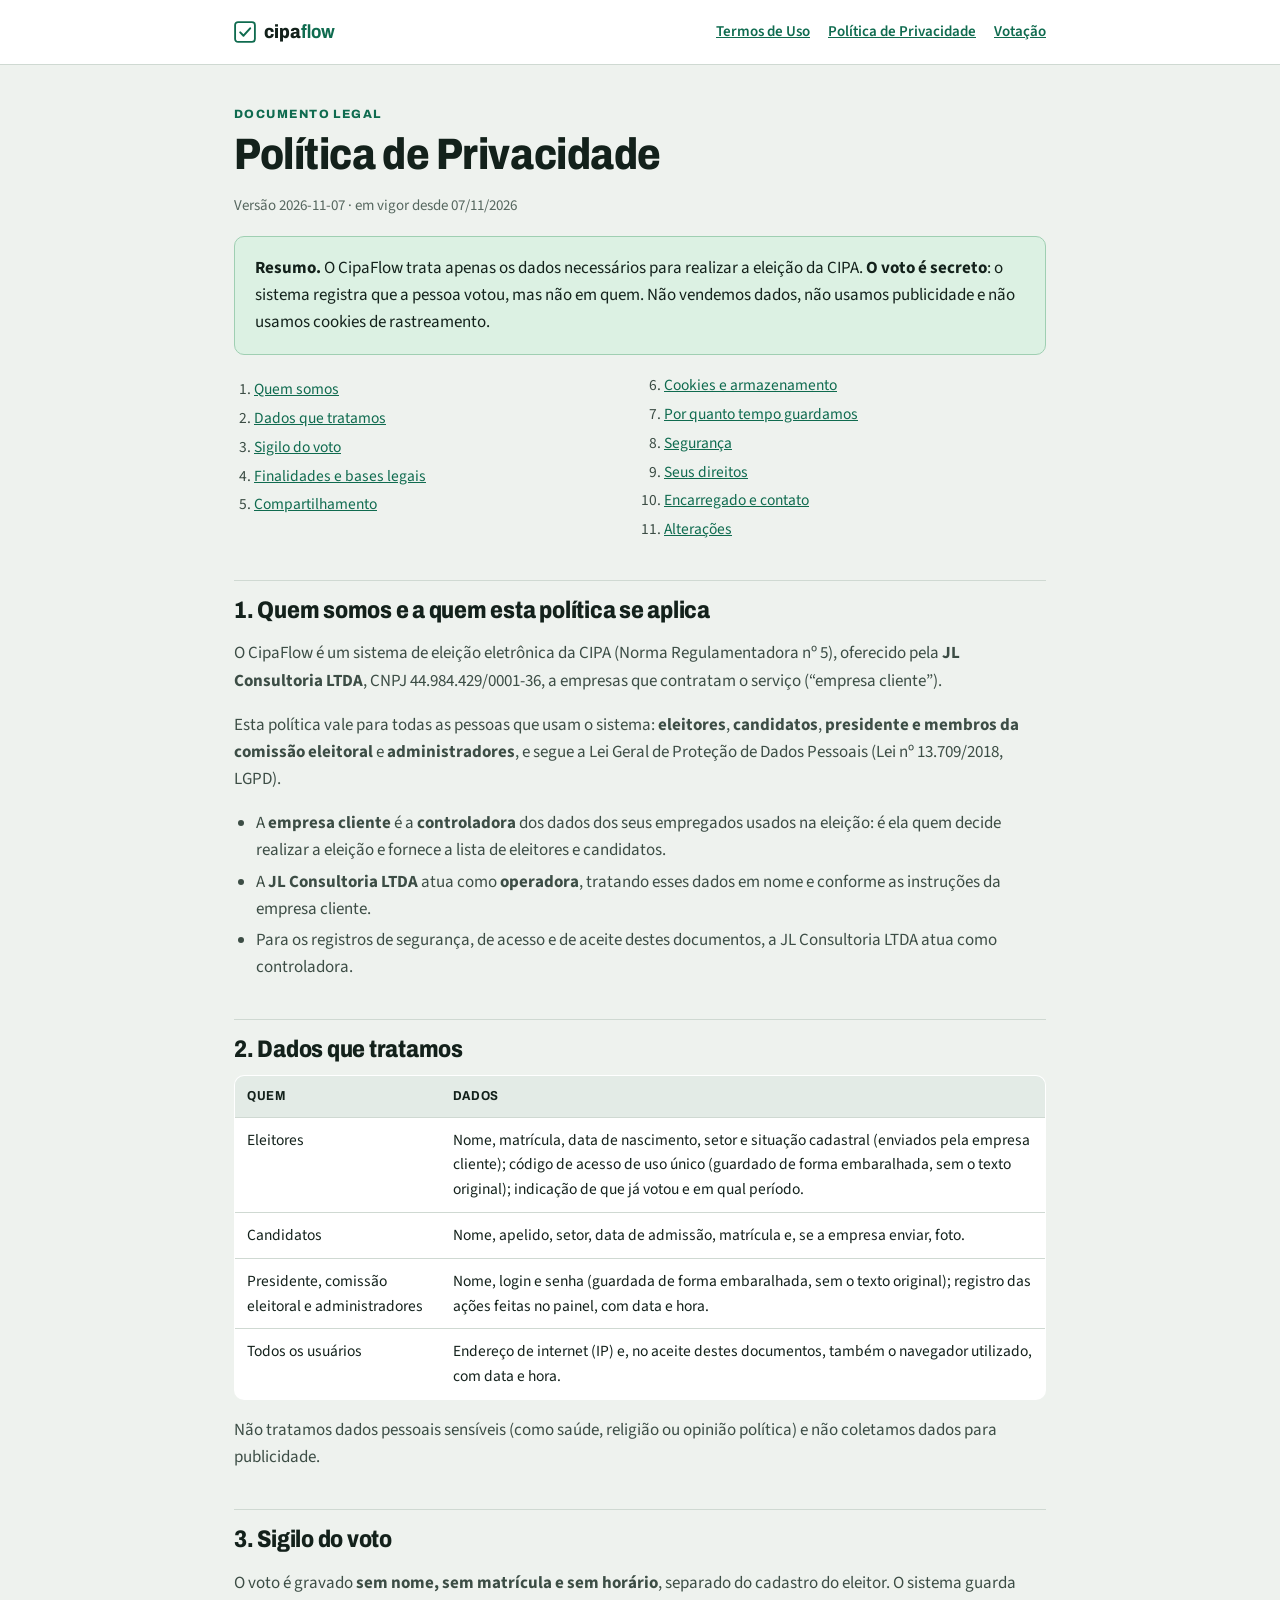
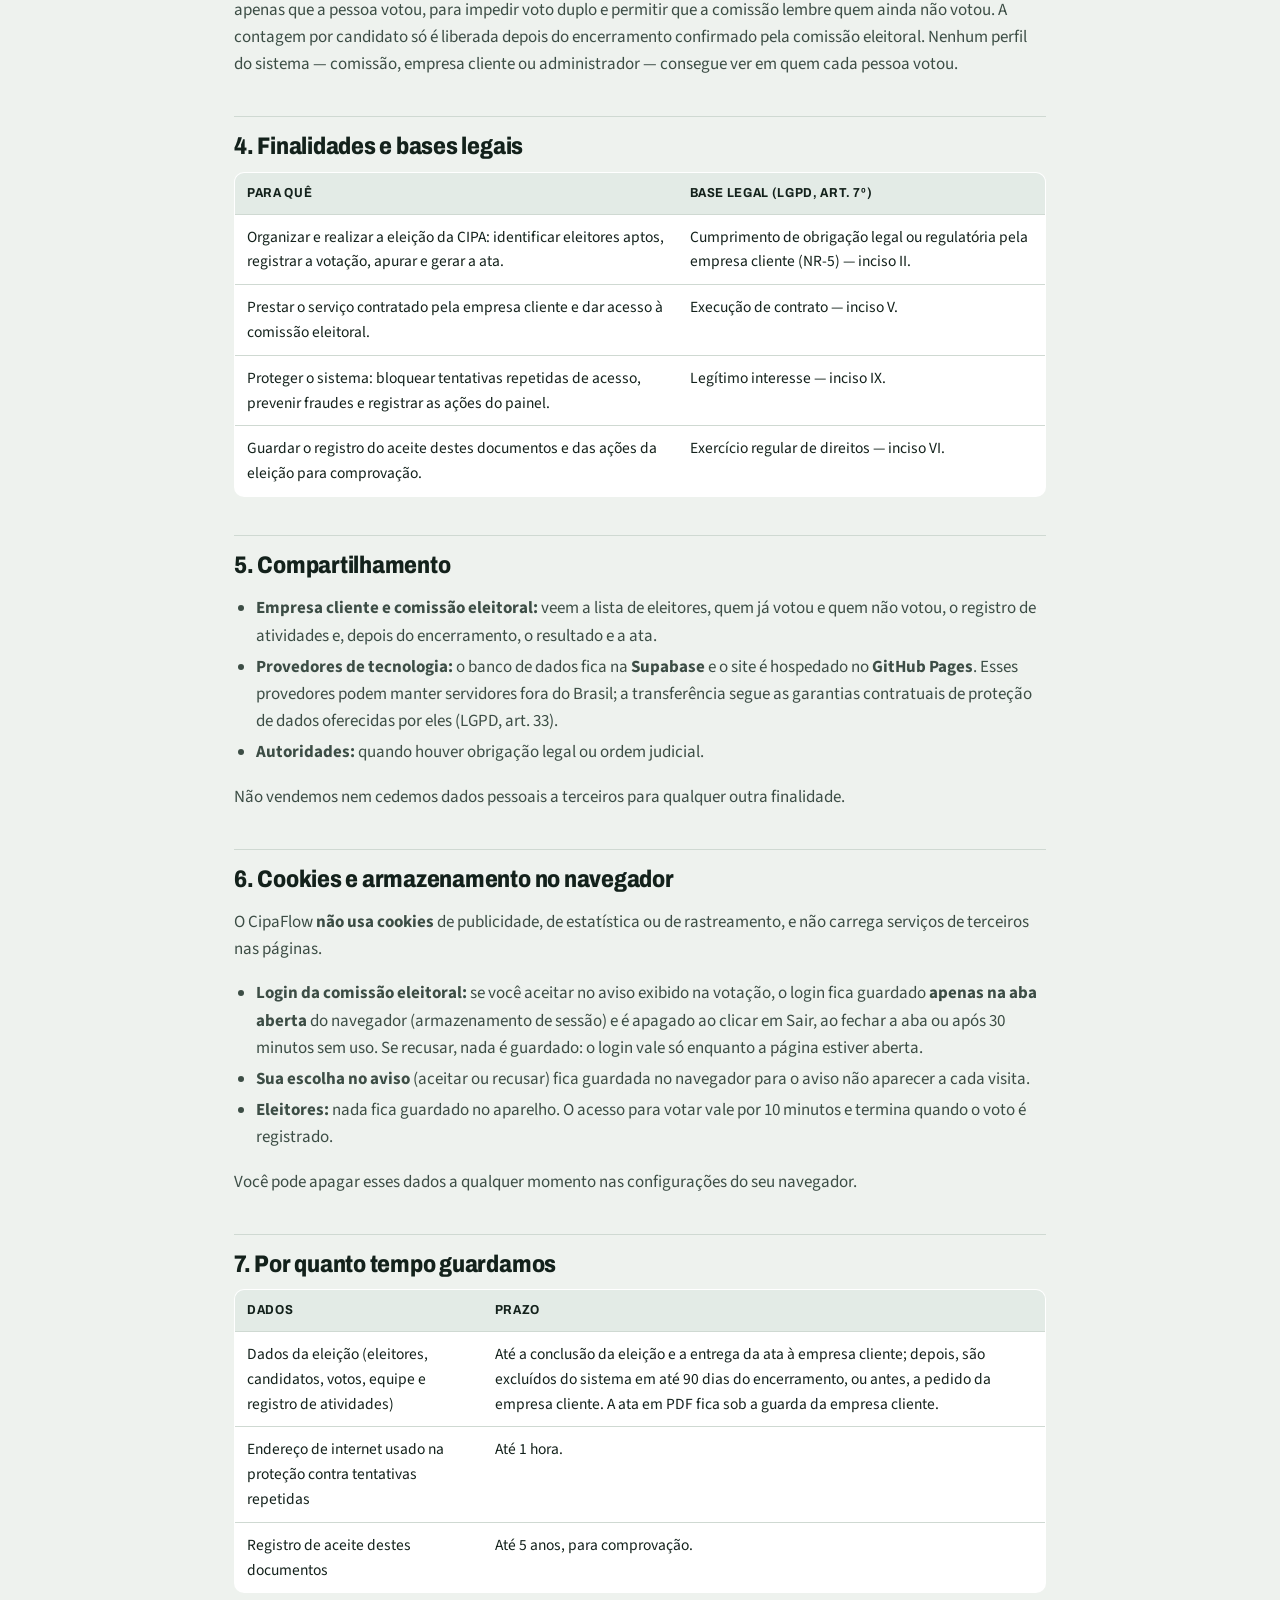
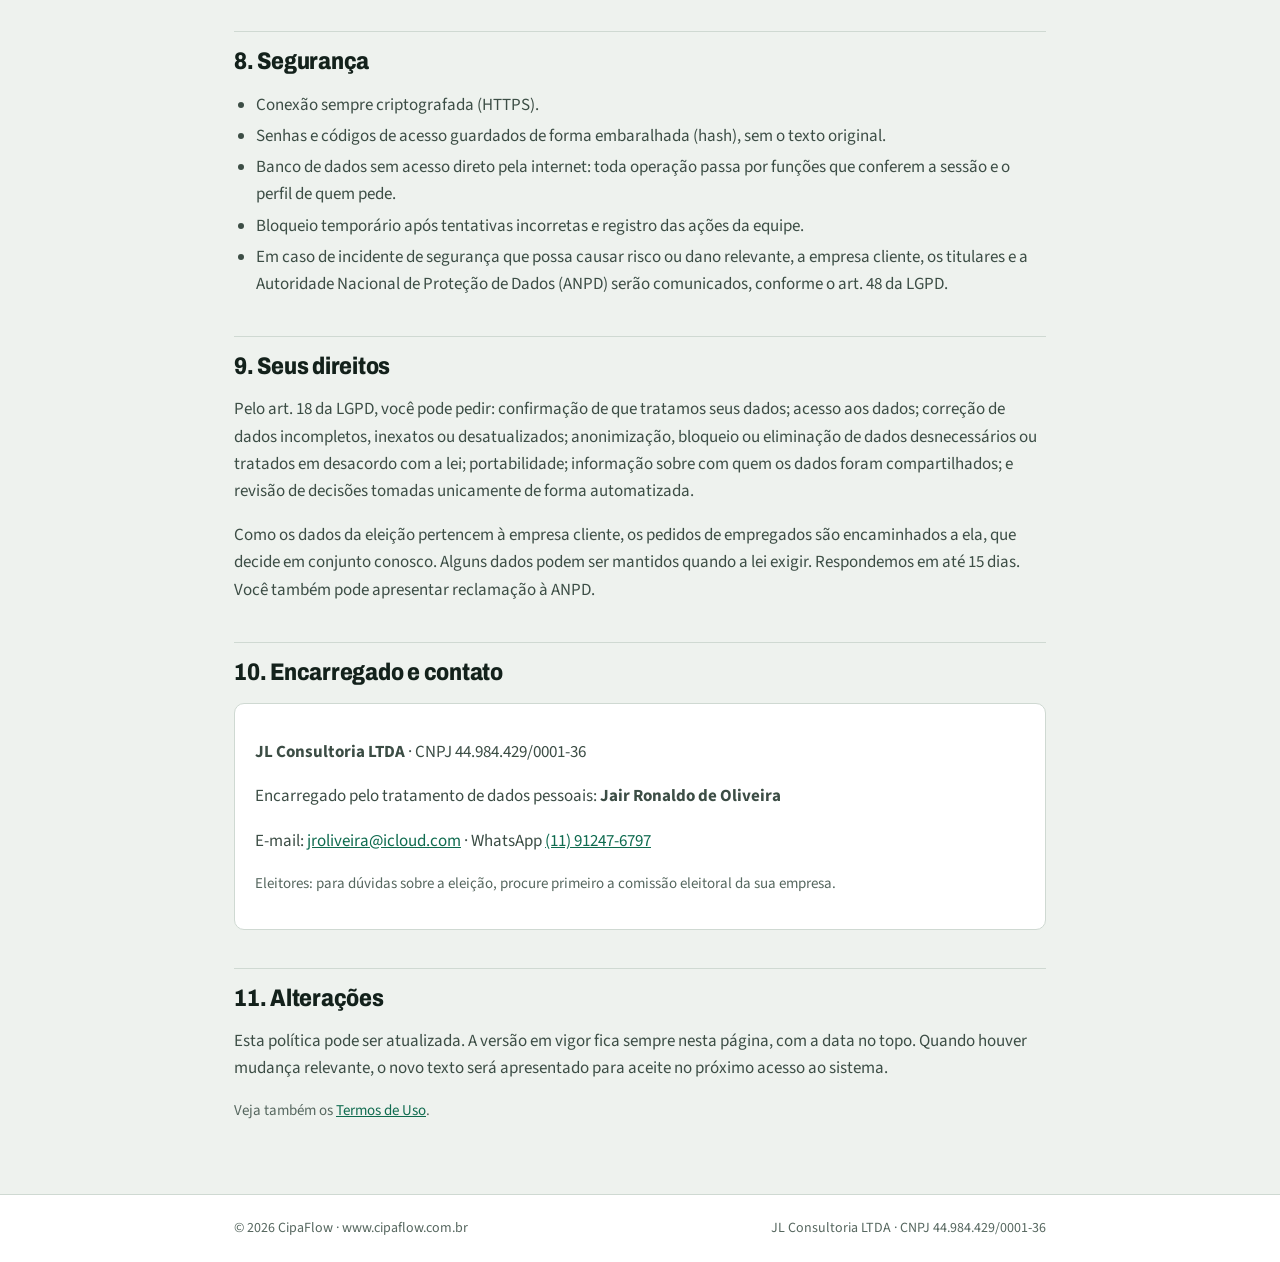
<file: privacidade/index.html>
<!doctype html>
<html lang="pt-BR">
<head>
<meta charset="utf-8">
<meta name="viewport" content="width=device-width, initial-scale=1">
<title>Política de Privacidade · CipaFlow</title>
<meta name="description" content="Como o CipaFlow trata dados pessoais na eleição da CIPA, conforme a LGPD.">
<link rel="canonical" href="https://www.cipaflow.com.br/privacidade/">
<meta name="theme-color" content="#0f6b4f">
<link rel="icon" href="data:image/svg+xml,%3Csvg xmlns='http://www.w3.org/2000/svg' viewBox='0 0 30 30'%3E%3Crect x='1.5' y='1.5' width='27' height='27' rx='5' fill='%23ffffff' stroke='%230f6b4f' stroke-width='2.5'/%3E%3Cpath d='M8.5 15.5l4.5 4.5 9-10' fill='none' stroke='%230f6b4f' stroke-width='2.8' stroke-linecap='round' stroke-linejoin='round'/%3E%3C/svg%3E">
<meta http-equiv="Content-Security-Policy" content="default-src 'self'; style-src 'self' 'unsafe-inline'; font-src 'self'; img-src 'self' data:; script-src 'none'; object-src 'none'; base-uri 'self'; form-action 'self'">
<link rel="stylesheet" href="/assets/fontes.css">
<style>
:root{--bg:#eef2ee;--white:#fff;--ink:#13211b;--text:#3c4d45;--muted:#56675f;--line:#cfd9d2;--brand:#0f6b4f;--brand-dark:#0a4a37;--ok-bg:#dcf1e3;
--f-display:'Archivo','Arial Narrow',sans-serif;--f-body:'Source Sans 3','Segoe UI',sans-serif}
*{box-sizing:border-box}
body{margin:0;background:var(--bg);color:var(--ink);font-family:var(--f-body);font-size:17px;line-height:1.6;-webkit-font-smoothing:antialiased}
a{color:var(--brand)}a:hover{color:var(--brand-dark)}
.top{background:var(--white);border-bottom:1px solid var(--line)}
.top .in,.doc,.foot .in{max-width:860px;margin:0 auto;padding:0 24px}
.top .in{display:flex;align-items:center;justify-content:space-between;gap:16px;min-height:64px;flex-wrap:wrap}
.logo{display:flex;align-items:center;gap:8px;text-decoration:none;color:var(--ink);font-family:var(--f-display);font-stretch:88%;font-weight:800;font-size:19px}
.logo b{color:var(--brand)}
.top nav{display:flex;gap:18px;font-weight:600;font-size:15px}
.doc{padding-top:40px;padding-bottom:56px}
.eyebrow{font-family:var(--f-display);font-weight:800;font-size:12px;letter-spacing:.12em;text-transform:uppercase;color:var(--brand)}
h1,h2,h3{font-family:var(--f-display);font-stretch:85%;font-weight:800;letter-spacing:-.01em;line-height:1.1}
h1{font-size:clamp(32px,5vw,44px);margin:6px 0 10px}
h2{font-size:24px;margin:38px 0 10px;padding-top:16px;border-top:1px solid var(--line)}
h3{font-size:18px;margin:20px 0 6px}
p,li{color:var(--text)}
.meta{color:var(--muted);font-size:15px}
.box{background:var(--white);border:1px solid var(--line);border-radius:10px;padding:18px 20px;margin:18px 0}
.box.ok{background:var(--ok-bg);border-color:#9fcfb2}
table{width:100%;border-collapse:collapse;background:var(--white);border:1px solid var(--line);border-radius:10px;overflow:hidden;font-size:15.5px;margin:12px 0}
th,td{text-align:left;vertical-align:top;padding:10px 12px;border-bottom:1px solid var(--line)}
th{font-family:var(--f-display);font-stretch:88%;font-size:13px;text-transform:uppercase;letter-spacing:.05em;background:#e3ebe6}
tr:last-child td{border-bottom:0}
ul,ol{padding-left:22px}
li{margin:4px 0}
.toc{columns:2;column-gap:28px;font-size:15.5px;margin:8px 0 0;padding-left:20px}
.foot{border-top:1px solid var(--line);background:var(--white);padding:22px 0;color:var(--muted);font-size:14px}
.foot .in{display:flex;flex-wrap:wrap;gap:6px 22px;justify-content:space-between}
@media (max-width:640px){.toc{columns:1}table,thead,tbody,tr,th,td{display:block}thead{display:none}td{border-bottom:0;padding:6px 12px}tr{border-bottom:1px solid var(--line);padding:6px 0}td:first-child{font-weight:700;color:var(--ink)}}
</style>
</head>
<body>
<header class="top"><div class="in">
  <a class="logo" href="/" aria-label="CipaFlow, página inicial"><svg width="22" height="22" viewBox="0 0 30 30" aria-hidden="true"><rect x="1.5" y="1.5" width="27" height="27" rx="4" fill="none" stroke="#0f6b4f" stroke-width="2.5"/><path d="M8.5 15.5l4.5 4.5 9-10" fill="none" stroke="#0f6b4f" stroke-width="2.8" stroke-linecap="round" stroke-linejoin="round"/></svg><span>cipa<b>flow</b></span></a>
  <nav aria-label="Documentos legais"><a href="/termos/">Termos de Uso</a><a href="/privacidade/">Política de Privacidade</a><a href="/votar/">Votação</a></nav>
</div></header>
<main class="doc">
<div class="eyebrow">Documento legal</div>
<h1>Política de Privacidade</h1>
<p class="meta">Versão 2026-11-07 · em vigor desde 07/11/2026</p>
<div class="box ok"><b>Resumo.</b> O CipaFlow trata apenas os dados necessários para realizar a eleição da CIPA. <b>O voto é secreto</b>: o sistema registra que a pessoa votou, mas não em quem. Não vendemos dados, não usamos publicidade e não usamos cookies de rastreamento.</div>
<ol class="toc">
<li><a href="#quem">Quem somos</a></li><li><a href="#dados">Dados que tratamos</a></li><li><a href="#voto">Sigilo do voto</a></li><li><a href="#finalidades">Finalidades e bases legais</a></li>
<li><a href="#compartilhamento">Compartilhamento</a></li><li><a href="#cookies">Cookies e armazenamento</a></li><li><a href="#retencao">Por quanto tempo guardamos</a></li><li><a href="#seguranca">Segurança</a></li>
<li><a href="#direitos">Seus direitos</a></li><li><a href="#contato">Encarregado e contato</a></li><li><a href="#alteracoes">Alterações</a></li>
</ol>

<h2 id="quem">1. Quem somos e a quem esta política se aplica</h2>
<p>O CipaFlow é um sistema de eleição eletrônica da CIPA (Norma Regulamentadora nº 5), oferecido pela <b>JL Consultoria LTDA</b>, CNPJ 44.984.429/0001-36, a empresas que contratam o serviço (“empresa cliente”).</p>
<p>Esta política vale para todas as pessoas que usam o sistema: <b>eleitores</b>, <b>candidatos</b>, <b>presidente e membros da comissão eleitoral</b> e <b>administradores</b>, e segue a Lei Geral de Proteção de Dados Pessoais (Lei nº 13.709/2018, LGPD).</p>
<ul>
<li>A <b>empresa cliente</b> é a <b>controladora</b> dos dados dos seus empregados usados na eleição: é ela quem decide realizar a eleição e fornece a lista de eleitores e candidatos.</li>
<li>A <b>JL Consultoria LTDA</b> atua como <b>operadora</b>, tratando esses dados em nome e conforme as instruções da empresa cliente.</li>
<li>Para os registros de segurança, de acesso e de aceite destes documentos, a JL Consultoria LTDA atua como controladora.</li>
</ul>

<h2 id="dados">2. Dados que tratamos</h2>
<table><thead><tr><th>Quem</th><th>Dados</th></tr></thead><tbody>
<tr><td>Eleitores</td><td>Nome, matrícula, data de nascimento, setor e situação cadastral (enviados pela empresa cliente); código de acesso de uso único (guardado de forma embaralhada, sem o texto original); indicação de que já votou e em qual período.</td></tr>
<tr><td>Candidatos</td><td>Nome, apelido, setor, data de admissão, matrícula e, se a empresa enviar, foto.</td></tr>
<tr><td>Presidente, comissão eleitoral e administradores</td><td>Nome, login e senha (guardada de forma embaralhada, sem o texto original); registro das ações feitas no painel, com data e hora.</td></tr>
<tr><td>Todos os usuários</td><td>Endereço de internet (IP) e, no aceite destes documentos, também o navegador utilizado, com data e hora.</td></tr>
</tbody></table>
<p>Não tratamos dados pessoais sensíveis (como saúde, religião ou opinião política) e não coletamos dados para publicidade.</p>

<h2 id="voto">3. Sigilo do voto</h2>
<p>O voto é gravado <b>sem nome, sem matrícula e sem horário</b>, separado do cadastro do eleitor. O sistema guarda apenas que a pessoa votou, para impedir voto duplo e permitir que a comissão lembre quem ainda não votou. A contagem por candidato só é liberada depois do encerramento confirmado pela comissão eleitoral. Nenhum perfil do sistema — comissão, empresa cliente ou administrador — consegue ver em quem cada pessoa votou.</p>

<h2 id="finalidades">4. Finalidades e bases legais</h2>
<table><thead><tr><th>Para quê</th><th>Base legal (LGPD, art. 7º)</th></tr></thead><tbody>
<tr><td>Organizar e realizar a eleição da CIPA: identificar eleitores aptos, registrar a votação, apurar e gerar a ata.</td><td>Cumprimento de obrigação legal ou regulatória pela empresa cliente (NR-5) — inciso II.</td></tr>
<tr><td>Prestar o serviço contratado pela empresa cliente e dar acesso à comissão eleitoral.</td><td>Execução de contrato — inciso V.</td></tr>
<tr><td>Proteger o sistema: bloquear tentativas repetidas de acesso, prevenir fraudes e registrar as ações do painel.</td><td>Legítimo interesse — inciso IX.</td></tr>
<tr><td>Guardar o registro do aceite destes documentos e das ações da eleição para comprovação.</td><td>Exercício regular de direitos — inciso VI.</td></tr>
</tbody></table>

<h2 id="compartilhamento">5. Compartilhamento</h2>
<ul>
<li><b>Empresa cliente e comissão eleitoral:</b> veem a lista de eleitores, quem já votou e quem não votou, o registro de atividades e, depois do encerramento, o resultado e a ata.</li>
<li><b>Provedores de tecnologia:</b> o banco de dados fica na <b>Supabase</b> e o site é hospedado no <b>GitHub Pages</b>. Esses provedores podem manter servidores fora do Brasil; a transferência segue as garantias contratuais de proteção de dados oferecidas por eles (LGPD, art. 33).</li>
<li><b>Autoridades:</b> quando houver obrigação legal ou ordem judicial.</li>
</ul>
<p>Não vendemos nem cedemos dados pessoais a terceiros para qualquer outra finalidade.</p>

<h2 id="cookies">6. Cookies e armazenamento no navegador</h2>
<p>O CipaFlow <b>não usa cookies</b> de publicidade, de estatística ou de rastreamento, e não carrega serviços de terceiros nas páginas.</p>
<ul>
<li><b>Login da comissão eleitoral:</b> se você aceitar no aviso exibido na votação, o login fica guardado <b>apenas na aba aberta</b> do navegador (armazenamento de sessão) e é apagado ao clicar em Sair, ao fechar a aba ou após 30 minutos sem uso. Se recusar, nada é guardado: o login vale só enquanto a página estiver aberta.</li>
<li><b>Sua escolha no aviso</b> (aceitar ou recusar) fica guardada no navegador para o aviso não aparecer a cada visita.</li>
<li><b>Eleitores:</b> nada fica guardado no aparelho. O acesso para votar vale por 10 minutos e termina quando o voto é registrado.</li>
</ul>
<p>Você pode apagar esses dados a qualquer momento nas configurações do seu navegador.</p>

<h2 id="retencao">7. Por quanto tempo guardamos</h2>
<table><thead><tr><th>Dados</th><th>Prazo</th></tr></thead><tbody>
<tr><td>Dados da eleição (eleitores, candidatos, votos, equipe e registro de atividades)</td><td>Até a conclusão da eleição e a entrega da ata à empresa cliente; depois, são excluídos do sistema em até 90 dias do encerramento, ou antes, a pedido da empresa cliente. A ata em PDF fica sob a guarda da empresa cliente.</td></tr>
<tr><td>Endereço de internet usado na proteção contra tentativas repetidas</td><td>Até 1 hora.</td></tr>
<tr><td>Registro de aceite destes documentos</td><td>Até 5 anos, para comprovação.</td></tr>
</tbody></table>

<h2 id="seguranca">8. Segurança</h2>
<ul>
<li>Conexão sempre criptografada (HTTPS).</li>
<li>Senhas e códigos de acesso guardados de forma embaralhada (hash), sem o texto original.</li>
<li>Banco de dados sem acesso direto pela internet: toda operação passa por funções que conferem a sessão e o perfil de quem pede.</li>
<li>Bloqueio temporário após tentativas incorretas e registro das ações da equipe.</li>
<li>Em caso de incidente de segurança que possa causar risco ou dano relevante, a empresa cliente, os titulares e a Autoridade Nacional de Proteção de Dados (ANPD) serão comunicados, conforme o art. 48 da LGPD.</li>
</ul>

<h2 id="direitos">9. Seus direitos</h2>
<p>Pelo art. 18 da LGPD, você pode pedir: confirmação de que tratamos seus dados; acesso aos dados; correção de dados incompletos, inexatos ou desatualizados; anonimização, bloqueio ou eliminação de dados desnecessários ou tratados em desacordo com a lei; portabilidade; informação sobre com quem os dados foram compartilhados; e revisão de decisões tomadas unicamente de forma automatizada.</p>
<p>Como os dados da eleição pertencem à empresa cliente, os pedidos de empregados são encaminhados a ela, que decide em conjunto conosco. Alguns dados podem ser mantidos quando a lei exigir. Respondemos em até 15 dias. Você também pode apresentar reclamação à ANPD.</p>

<h2 id="contato">10. Encarregado e contato</h2>
<div class="box">
<p><b>JL Consultoria LTDA</b> · CNPJ 44.984.429/0001-36</p>
<p>Encarregado pelo tratamento de dados pessoais: <b>Jair Ronaldo de Oliveira</b></p>
<p>E-mail: <a href="mailto:jroliveira@icloud.com">jroliveira@icloud.com</a> · WhatsApp <a href="https://wa.me/5511912476797">(11) 91247-6797</a></p>
<p class="meta">Eleitores: para dúvidas sobre a eleição, procure primeiro a comissão eleitoral da sua empresa.</p>
</div>

<h2 id="alteracoes">11. Alterações</h2>
<p>Esta política pode ser atualizada. A versão em vigor fica sempre nesta página, com a data no topo. Quando houver mudança relevante, o novo texto será apresentado para aceite no próximo acesso ao sistema.</p>
<p class="meta">Veja também os <a href="/termos/">Termos de Uso</a>.</p>
</main>
<footer class="foot"><div class="in">
  <span>© 2026 CipaFlow · www.cipaflow.com.br</span>
  <span>JL Consultoria LTDA · CNPJ 44.984.429/0001-36</span>
</div></footer>
</body>
</html>
</file>
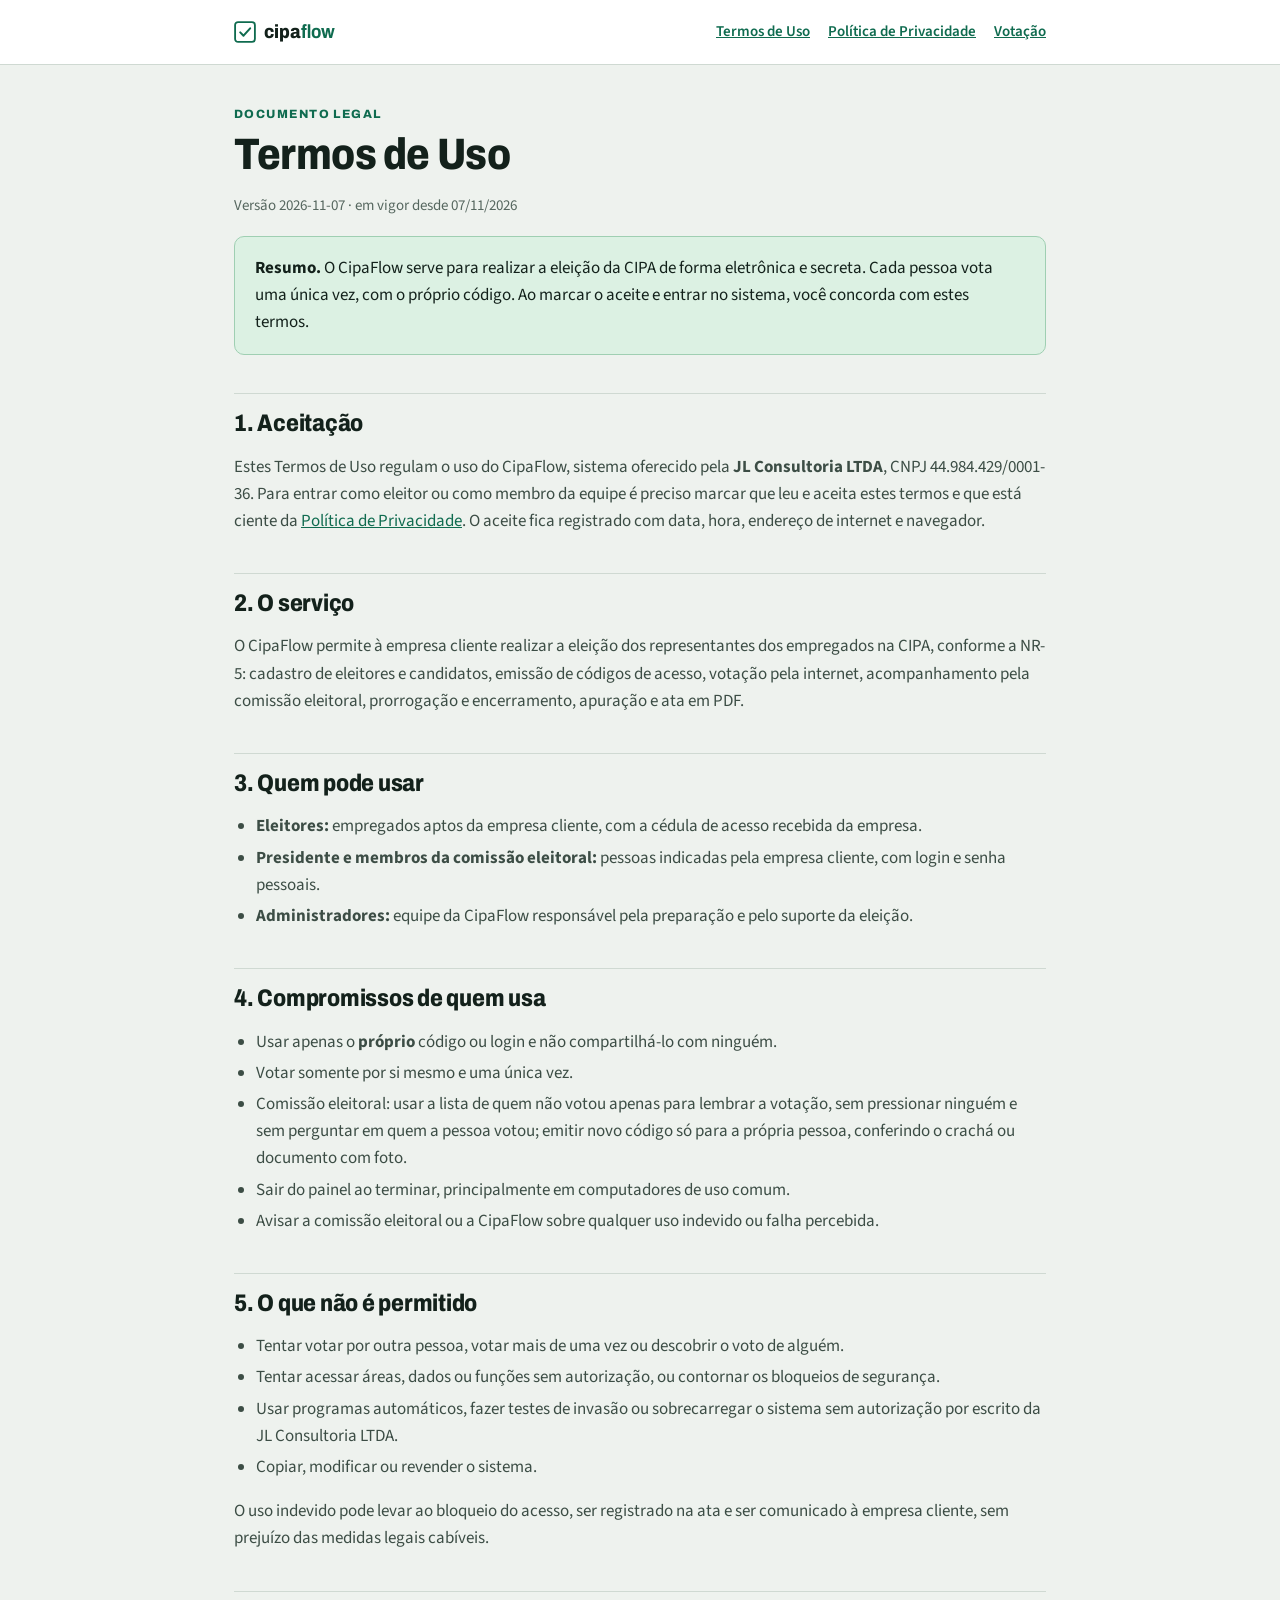
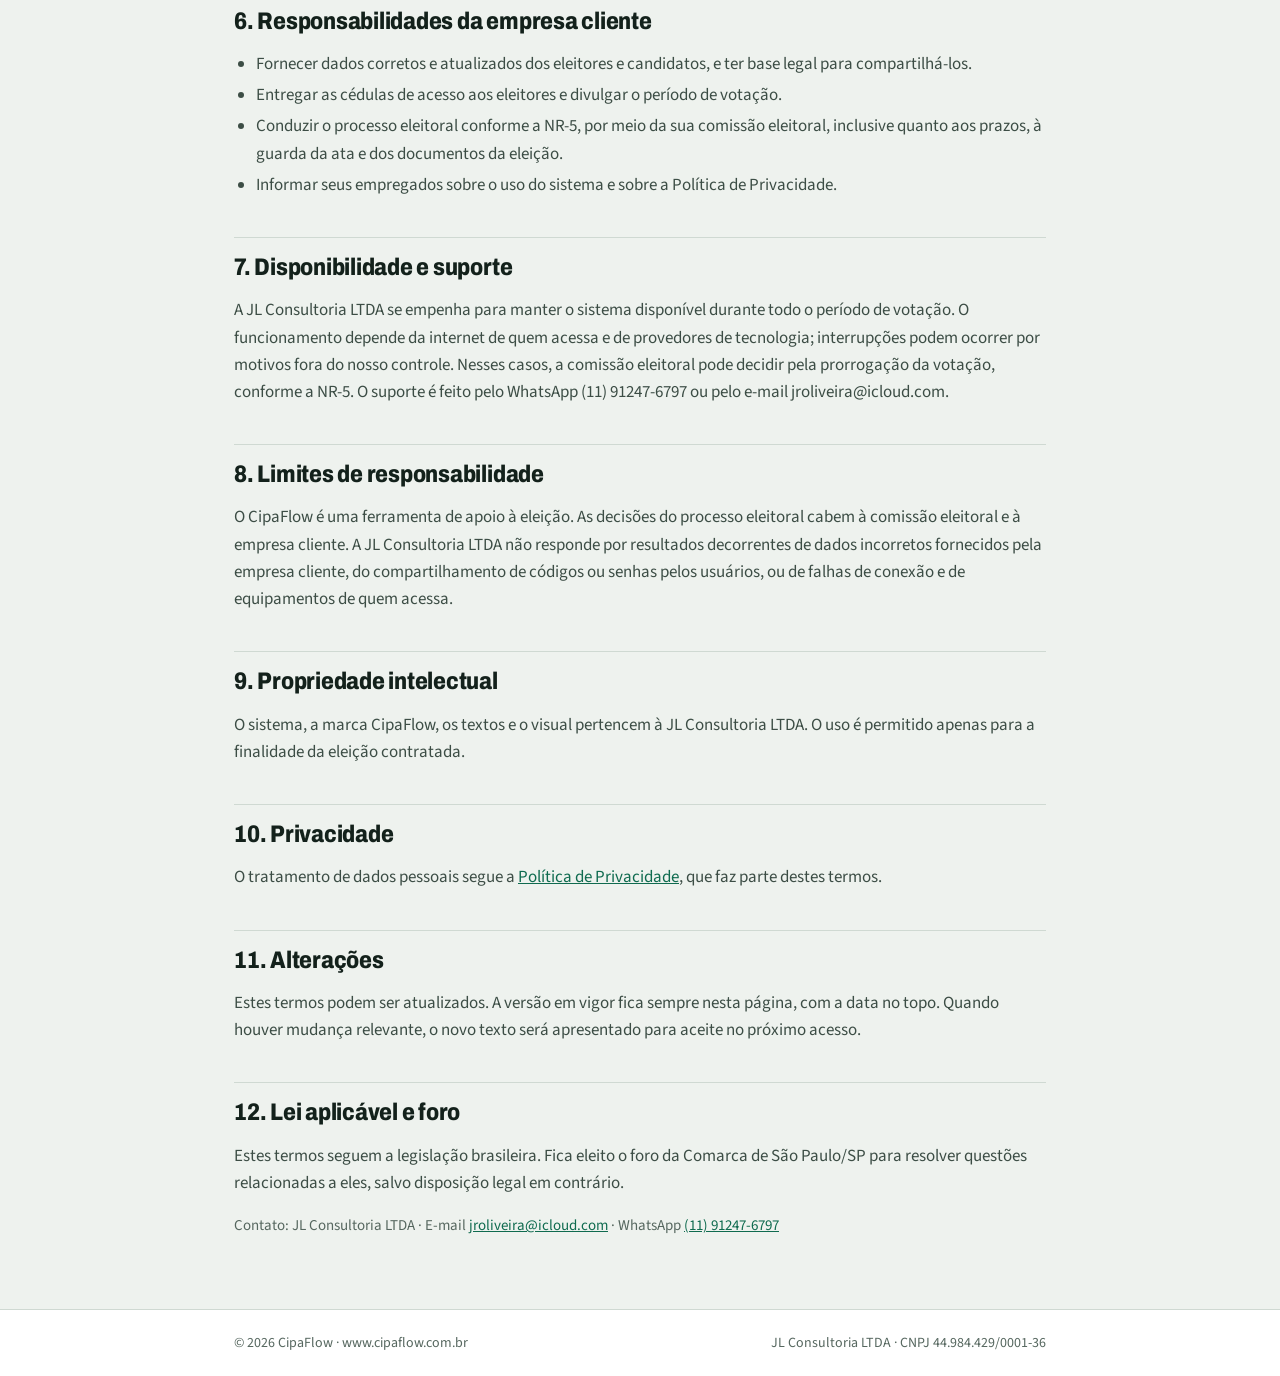
<file: termos/index.html>
<!doctype html>
<html lang="pt-BR">
<head>
<meta charset="utf-8">
<meta name="viewport" content="width=device-width, initial-scale=1">
<title>Termos de Uso · CipaFlow</title>
<meta name="description" content="Regras de uso do CipaFlow, sistema de eleição da CIPA online.">
<link rel="canonical" href="https://www.cipaflow.com.br/termos/">
<meta name="theme-color" content="#0f6b4f">
<link rel="icon" href="data:image/svg+xml,%3Csvg xmlns='http://www.w3.org/2000/svg' viewBox='0 0 30 30'%3E%3Crect x='1.5' y='1.5' width='27' height='27' rx='5' fill='%23ffffff' stroke='%230f6b4f' stroke-width='2.5'/%3E%3Cpath d='M8.5 15.5l4.5 4.5 9-10' fill='none' stroke='%230f6b4f' stroke-width='2.8' stroke-linecap='round' stroke-linejoin='round'/%3E%3C/svg%3E">
<meta http-equiv="Content-Security-Policy" content="default-src 'self'; style-src 'self' 'unsafe-inline'; font-src 'self'; img-src 'self' data:; script-src 'none'; object-src 'none'; base-uri 'self'; form-action 'self'">
<link rel="stylesheet" href="/assets/fontes.css">
<style>
:root{--bg:#eef2ee;--white:#fff;--ink:#13211b;--text:#3c4d45;--muted:#56675f;--line:#cfd9d2;--brand:#0f6b4f;--brand-dark:#0a4a37;--ok-bg:#dcf1e3;
--f-display:'Archivo','Arial Narrow',sans-serif;--f-body:'Source Sans 3','Segoe UI',sans-serif}
*{box-sizing:border-box}
body{margin:0;background:var(--bg);color:var(--ink);font-family:var(--f-body);font-size:17px;line-height:1.6;-webkit-font-smoothing:antialiased}
a{color:var(--brand)}a:hover{color:var(--brand-dark)}
.top{background:var(--white);border-bottom:1px solid var(--line)}
.top .in,.doc,.foot .in{max-width:860px;margin:0 auto;padding:0 24px}
.top .in{display:flex;align-items:center;justify-content:space-between;gap:16px;min-height:64px;flex-wrap:wrap}
.logo{display:flex;align-items:center;gap:8px;text-decoration:none;color:var(--ink);font-family:var(--f-display);font-stretch:88%;font-weight:800;font-size:19px}
.logo b{color:var(--brand)}
.top nav{display:flex;gap:18px;font-weight:600;font-size:15px}
.doc{padding-top:40px;padding-bottom:56px}
.eyebrow{font-family:var(--f-display);font-weight:800;font-size:12px;letter-spacing:.12em;text-transform:uppercase;color:var(--brand)}
h1,h2,h3{font-family:var(--f-display);font-stretch:85%;font-weight:800;letter-spacing:-.01em;line-height:1.1}
h1{font-size:clamp(32px,5vw,44px);margin:6px 0 10px}
h2{font-size:24px;margin:38px 0 10px;padding-top:16px;border-top:1px solid var(--line)}
h3{font-size:18px;margin:20px 0 6px}
p,li{color:var(--text)}
.meta{color:var(--muted);font-size:15px}
.box{background:var(--white);border:1px solid var(--line);border-radius:10px;padding:18px 20px;margin:18px 0}
.box.ok{background:var(--ok-bg);border-color:#9fcfb2}
table{width:100%;border-collapse:collapse;background:var(--white);border:1px solid var(--line);border-radius:10px;overflow:hidden;font-size:15.5px;margin:12px 0}
th,td{text-align:left;vertical-align:top;padding:10px 12px;border-bottom:1px solid var(--line)}
th{font-family:var(--f-display);font-stretch:88%;font-size:13px;text-transform:uppercase;letter-spacing:.05em;background:#e3ebe6}
tr:last-child td{border-bottom:0}
ul,ol{padding-left:22px}
li{margin:4px 0}
.toc{columns:2;column-gap:28px;font-size:15.5px;margin:8px 0 0;padding-left:20px}
.foot{border-top:1px solid var(--line);background:var(--white);padding:22px 0;color:var(--muted);font-size:14px}
.foot .in{display:flex;flex-wrap:wrap;gap:6px 22px;justify-content:space-between}
@media (max-width:640px){.toc{columns:1}table,thead,tbody,tr,th,td{display:block}thead{display:none}td{border-bottom:0;padding:6px 12px}tr{border-bottom:1px solid var(--line);padding:6px 0}td:first-child{font-weight:700;color:var(--ink)}}
</style>
</head>
<body>
<header class="top"><div class="in">
  <a class="logo" href="/" aria-label="CipaFlow, página inicial"><svg width="22" height="22" viewBox="0 0 30 30" aria-hidden="true"><rect x="1.5" y="1.5" width="27" height="27" rx="4" fill="none" stroke="#0f6b4f" stroke-width="2.5"/><path d="M8.5 15.5l4.5 4.5 9-10" fill="none" stroke="#0f6b4f" stroke-width="2.8" stroke-linecap="round" stroke-linejoin="round"/></svg><span>cipa<b>flow</b></span></a>
  <nav aria-label="Documentos legais"><a href="/termos/">Termos de Uso</a><a href="/privacidade/">Política de Privacidade</a><a href="/votar/">Votação</a></nav>
</div></header>
<main class="doc">
<div class="eyebrow">Documento legal</div>
<h1>Termos de Uso</h1>
<p class="meta">Versão 2026-11-07 · em vigor desde 07/11/2026</p>
<div class="box ok"><b>Resumo.</b> O CipaFlow serve para realizar a eleição da CIPA de forma eletrônica e secreta. Cada pessoa vota uma única vez, com o próprio código. Ao marcar o aceite e entrar no sistema, você concorda com estes termos.</div>

<h2>1. Aceitação</h2>
<p>Estes Termos de Uso regulam o uso do CipaFlow, sistema oferecido pela <b>JL Consultoria LTDA</b>, CNPJ 44.984.429/0001-36. Para entrar como eleitor ou como membro da equipe é preciso marcar que leu e aceita estes termos e que está ciente da <a href="/privacidade/">Política de Privacidade</a>. O aceite fica registrado com data, hora, endereço de internet e navegador.</p>

<h2>2. O serviço</h2>
<p>O CipaFlow permite à empresa cliente realizar a eleição dos representantes dos empregados na CIPA, conforme a NR-5: cadastro de eleitores e candidatos, emissão de códigos de acesso, votação pela internet, acompanhamento pela comissão eleitoral, prorrogação e encerramento, apuração e ata em PDF.</p>

<h2>3. Quem pode usar</h2>
<ul>
<li><b>Eleitores:</b> empregados aptos da empresa cliente, com a cédula de acesso recebida da empresa.</li>
<li><b>Presidente e membros da comissão eleitoral:</b> pessoas indicadas pela empresa cliente, com login e senha pessoais.</li>
<li><b>Administradores:</b> equipe da CipaFlow responsável pela preparação e pelo suporte da eleição.</li>
</ul>

<h2>4. Compromissos de quem usa</h2>
<ul>
<li>Usar apenas o <b>próprio</b> código ou login e não compartilhá-lo com ninguém.</li>
<li>Votar somente por si mesmo e uma única vez.</li>
<li>Comissão eleitoral: usar a lista de quem não votou apenas para lembrar a votação, sem pressionar ninguém e sem perguntar em quem a pessoa votou; emitir novo código só para a própria pessoa, conferindo o crachá ou documento com foto.</li>
<li>Sair do painel ao terminar, principalmente em computadores de uso comum.</li>
<li>Avisar a comissão eleitoral ou a CipaFlow sobre qualquer uso indevido ou falha percebida.</li>
</ul>

<h2>5. O que não é permitido</h2>
<ul>
<li>Tentar votar por outra pessoa, votar mais de uma vez ou descobrir o voto de alguém.</li>
<li>Tentar acessar áreas, dados ou funções sem autorização, ou contornar os bloqueios de segurança.</li>
<li>Usar programas automáticos, fazer testes de invasão ou sobrecarregar o sistema sem autorização por escrito da JL Consultoria LTDA.</li>
<li>Copiar, modificar ou revender o sistema.</li>
</ul>
<p>O uso indevido pode levar ao bloqueio do acesso, ser registrado na ata e ser comunicado à empresa cliente, sem prejuízo das medidas legais cabíveis.</p>

<h2>6. Responsabilidades da empresa cliente</h2>
<ul>
<li>Fornecer dados corretos e atualizados dos eleitores e candidatos, e ter base legal para compartilhá-los.</li>
<li>Entregar as cédulas de acesso aos eleitores e divulgar o período de votação.</li>
<li>Conduzir o processo eleitoral conforme a NR-5, por meio da sua comissão eleitoral, inclusive quanto aos prazos, à guarda da ata e dos documentos da eleição.</li>
<li>Informar seus empregados sobre o uso do sistema e sobre a Política de Privacidade.</li>
</ul>

<h2>7. Disponibilidade e suporte</h2>
<p>A JL Consultoria LTDA se empenha para manter o sistema disponível durante todo o período de votação. O funcionamento depende da internet de quem acessa e de provedores de tecnologia; interrupções podem ocorrer por motivos fora do nosso controle. Nesses casos, a comissão eleitoral pode decidir pela prorrogação da votação, conforme a NR-5. O suporte é feito pelo WhatsApp (11) 91247-6797 ou pelo e-mail jroliveira@icloud.com.</p>

<h2>8. Limites de responsabilidade</h2>
<p>O CipaFlow é uma ferramenta de apoio à eleição. As decisões do processo eleitoral cabem à comissão eleitoral e à empresa cliente. A JL Consultoria LTDA não responde por resultados decorrentes de dados incorretos fornecidos pela empresa cliente, do compartilhamento de códigos ou senhas pelos usuários, ou de falhas de conexão e de equipamentos de quem acessa.</p>

<h2>9. Propriedade intelectual</h2>
<p>O sistema, a marca CipaFlow, os textos e o visual pertencem à JL Consultoria LTDA. O uso é permitido apenas para a finalidade da eleição contratada.</p>

<h2>10. Privacidade</h2>
<p>O tratamento de dados pessoais segue a <a href="/privacidade/">Política de Privacidade</a>, que faz parte destes termos.</p>

<h2>11. Alterações</h2>
<p>Estes termos podem ser atualizados. A versão em vigor fica sempre nesta página, com a data no topo. Quando houver mudança relevante, o novo texto será apresentado para aceite no próximo acesso.</p>

<h2>12. Lei aplicável e foro</h2>
<p>Estes termos seguem a legislação brasileira. Fica eleito o foro da Comarca de São Paulo/SP para resolver questões relacionadas a eles, salvo disposição legal em contrário.</p>
<p class="meta">Contato: JL Consultoria LTDA · E-mail <a href="mailto:jroliveira@icloud.com">jroliveira@icloud.com</a> · WhatsApp <a href="https://wa.me/5511912476797">(11) 91247-6797</a></p>
</main>
<footer class="foot"><div class="in">
  <span>© 2026 CipaFlow · www.cipaflow.com.br</span>
  <span>JL Consultoria LTDA · CNPJ 44.984.429/0001-36</span>
</div></footer>
</body>
</html>
</file>
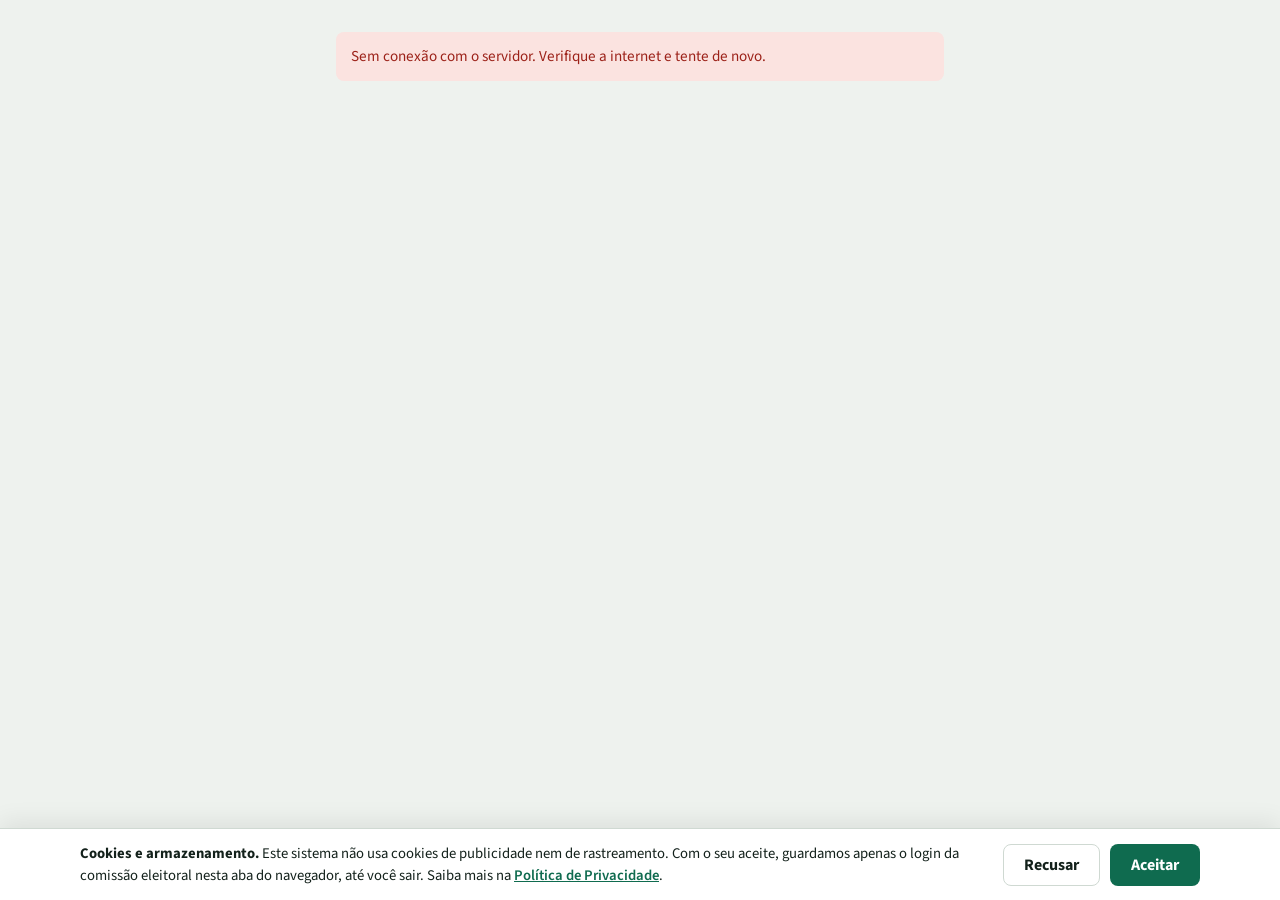
<file: votar/index.html>
<!doctype html>
<html lang="pt-BR">
<head>
<meta charset="utf-8">
<meta name="viewport" content="width=device-width,initial-scale=1,viewport-fit=cover">
<meta name="robots" content="noindex">
<meta http-equiv="Content-Security-Policy" content="default-src 'self'; script-src 'self' 'unsafe-inline'; style-src 'self' 'unsafe-inline'; font-src 'self'; img-src 'self' data: blob:; connect-src 'self' https://*.supabase.co; object-src 'none'; base-uri 'self'; form-action 'self'">
<link rel="stylesheet" href="/assets/fontes.css">
</head>
<body>
<title>CipaFlow - Votação</title>
<style>
/* Tema único claro (sem modo escuro). Layout: faixa da empresa no topo, coluna única para o eleitor (pensada para celular),
   painel em grade para a comissão. Teclas CONFIRMA / CORRIGE / BRANCO seguem a urna brasileira. */
:root{
  --bg:#eef2ee; --surface:#ffffff; --surface-2:#e4ebe5; --fg:#13211b; --muted:#56675f; --line:#cfd9d2;
  --brand:#0f6b4f; --on-brand:#ffffff; --brand-ink:var(--brand);
  --attn-bg:#fdf1c7; --attn-ink:#5a4300; --attn-line:#e9c64a;
  --ok-bg:#dcf1e3; --ok-ink:#145c33; --info-bg:#dfe9f6; --info-ink:#1d4f84; --bad-bg:#fbe3e0; --bad-ink:#9c2219;
  --fill-danger:#b3261e; --key-branco:#f6f6f0; --key-corrige:#e8792b; --key-confirma:#1f8a4c;
  --shadow:0 1px 2px rgba(19,33,27,.06),0 6px 20px rgba(19,33,27,.06);
  --f-display:'Archivo','Arial Narrow',Arial,sans-serif;
  --f-body:'Source Sans 3','Segoe UI',Roboto,Arial,sans-serif;
  --f-mono:'JetBrains Mono',ui-monospace,Menlo,Consolas,monospace;
  --r:10px;
}
:root,:root[data-theme="dark"]{color-scheme:light}
*{box-sizing:border-box}
body{background:var(--bg);color:var(--fg);font-family:var(--f-body);font-size:16px;line-height:1.5;-webkit-font-smoothing:antialiased}
h1,h2,h3{font-family:var(--f-display);font-stretch:88%;line-height:1.15;margin:0;text-wrap:balance}
h1{font-size:clamp(1.6rem,4vw,2.1rem);font-weight:800}
h2{font-size:1.3rem;font-weight:750}
h3{font-size:1.05rem;font-weight:700}
p{margin:0}
button,input,select,textarea{font:inherit;color:inherit}
textarea.input{resize:vertical}
:focus-visible{outline:3px solid color-mix(in srgb,var(--brand) 60%,transparent);outline-offset:2px}
.wrap{max-width:1120px;margin:0 auto;padding-inline:16px}
.narrow{max-width:640px}
.stack{display:flex;flex-direction:column;gap:16px}
.row{display:flex;flex-wrap:wrap;gap:10px;align-items:center}
.muted{color:var(--muted)}
.small{font-size:.875rem}
.eyebrow{font-family:var(--f-display);font-size:.75rem;font-weight:700;letter-spacing:.09em;text-transform:uppercase;color:var(--muted)}
.mono{font-family:var(--f-mono)}
.num{font-variant-numeric:tabular-nums}

/* tela de carregamento (skeleton) */
.sk{display:block;border-radius:8px;background:linear-gradient(90deg,#e1e8e3 25%,#f2f5f3 45%,#e1e8e3 65%);background-size:300% 100%;animation:sk 1.3s ease-in-out infinite}
.mast .sk{background:linear-gradient(90deg,rgba(255,255,255,.18) 25%,rgba(255,255,255,.32) 45%,rgba(255,255,255,.18) 65%);background-size:300% 100%}
@keyframes sk{0%{background-position:100% 0}100%{background-position:0 0}}
@media (prefers-reduced-motion:reduce){.sk{animation:none}}
.sk-line{height:14px;margin:8px 0}
.sk-in{height:46px;margin:6px 0 16px;border-radius:10px}
.sk-row{display:flex;gap:12px;align-items:center}
.sk-grid{display:grid;grid-template-columns:repeat(auto-fit,minmax(200px,1fr));gap:14px}
.sr-only{position:absolute;width:1px;height:1px;overflow:hidden;clip:rect(0 0 0 0);white-space:nowrap}

/* faixa da empresa */
.mast{background:var(--brand);color:var(--on-brand)}
.mast .wrap{display:flex;align-items:center;gap:14px;padding-block:14px}
.mast-logo{width:52px;height:52px;border-radius:10px;background:#fff;display:grid;place-items:center;overflow:hidden;flex:none}
.mast-logo img{max-width:44px;max-height:44px;object-fit:contain}
.mast-emp{font-family:var(--f-display);font-weight:750;font-size:1.1rem;font-stretch:90%;line-height:1.2}
.mast-tit{opacity:.85;font-size:.92rem}
.mast-txt{min-width:0}
.mast-home{display:flex;align-items:center;gap:14px;background:none;border:0;padding:0;color:inherit;text-align:left;cursor:pointer;min-width:0}
.mast-home:disabled{cursor:default}
.mast-nav{margin-left:auto;display:flex;gap:10px;align-items:center}
.navbtn{display:inline-flex;align-items:center;gap:8px;min-height:42px;padding:0 16px;border-radius:999px;border:1.5px solid rgba(255,255,255,.6);background:transparent;color:#fff;font-weight:700;font-size:.92rem;cursor:pointer;white-space:nowrap;transition:background .15s,transform .15s}
.navbtn:hover{background:rgba(255,255,255,.14)}
.navbtn:active{transform:translateY(1px)}
.navbtn svg{width:18px;height:18px;flex:none}
.navbtn.solid{background:#fff;color:var(--brand);border-color:#fff}
.navbtn.solid:hover{background:#eef2ee}
.navbtn.on{box-shadow:0 0 0 3px rgba(255,255,255,.35)}
.navbtn:focus-visible{outline:3px solid #fff;outline-offset:2px}
.navbtn .sm{display:none}
.navbtn.cf{background:#fff;border-color:#fff;color:#13211b;text-decoration:none;gap:8px}
.navbtn.cf:hover{background:#eef2ee}
.navbtn.cf svg{width:22px;height:22px}
.navbtn.cf .cfw{font-family:var(--f-display);font-stretch:88%;font-weight:800;font-size:1.08rem;letter-spacing:-.01em}
.navbtn.cf .cfw b{color:#0f6b4f;font-weight:800}
@media (max-width:640px){
  .mast .wrap{flex-wrap:wrap;padding-block:10px;gap:10px}
  .mast-logo{width:42px;height:42px}.mast-logo img{max-width:34px;max-height:34px}
  .mast-emp{font-size:1rem}.mast-tit{font-size:.82rem}
  .mast-nav{width:100%;margin-left:0}
  .navbtn{flex:1;justify-content:center;min-height:40px;padding:0 10px;font-size:.88rem}
  .navbtn .lg{display:none}.navbtn .sm{display:inline}
}
/* tela inicial: cabe numa tela, sem rolagem */
.start{display:grid;grid-template-columns:minmax(0,1.05fr) minmax(0,.95fr);gap:clamp(24px,5vw,72px);align-items:center;min-height:calc(100vh - 96px);padding-block:20px;max-width:1120px}
.start-intro{display:flex;flex-direction:column;gap:14px;min-width:0}
.start-intro h1{font-size:clamp(2rem,3.6vw,3rem);line-height:1.05}
.start-intro .status-line{margin:0}
.lead{font-size:1.08rem;max-width:46ch}
.passos{list-style:none;margin:6px 0 0;padding:0;display:flex;flex-direction:column;gap:10px}
.passos li{display:flex;gap:12px;align-items:center}
.passos li>b{flex:none;width:30px;height:30px;border-radius:50%;background:var(--surface);border:1.5px solid var(--line);display:grid;place-items:center;font-family:var(--f-display);font-size:.9rem}
.passos .kc{display:inline-block;padding:0 6px;border-radius:4px;background:var(--key-confirma);color:#fff;font-family:var(--f-display);font-size:.8rem;letter-spacing:.05em}
.start-form{padding:24px}
.start-form .stack{gap:14px}
@media (max-width:860px){
  .start{grid-template-columns:1fr;min-height:0;gap:14px;padding-block:14px 16px;align-items:start}
  .start-intro{gap:8px}
  .start-intro h1{font-size:1.5rem}
  .lead{font-size:.95rem}
  .passos{display:none}
  .start-form{padding:18px}
  .start-form .stack{gap:12px}
  .start-form .input{padding:10px 12px}
}

/* cartões e formulários */
.card{background:var(--surface);border:1px solid var(--line);border-radius:var(--r);padding:20px;box-shadow:var(--shadow);min-width:0}
.card.flat{box-shadow:none}
.field{display:flex;flex-direction:column;gap:6px;min-width:0}
.field label{font-weight:600;font-size:.92rem}
.field .hint{font-size:.82rem;color:var(--muted)}
.input{width:100%;padding:11px 12px;border:1.5px solid var(--line);border-radius:8px;background:var(--surface);font-size:1rem}
.input:focus{border-color:var(--brand);outline:none;box-shadow:0 0 0 3px color-mix(in srgb,var(--brand) 22%,transparent)}
.input.code{font-family:var(--f-mono);font-size:1.35rem;letter-spacing:.12em;text-transform:uppercase}
.input:disabled{opacity:.6}
.grid2{display:grid;grid-template-columns:repeat(auto-fit,minmax(220px,1fr));gap:14px}
.btn{display:inline-flex;align-items:center;justify-content:center;gap:8px;padding:11px 18px;border-radius:8px;border:1.5px solid transparent;background:var(--brand);color:var(--on-brand);font-weight:700;cursor:pointer;text-decoration:none;min-height:44px}
.btn:hover{filter:brightness(1.07)}
.btn:disabled{opacity:.45;cursor:not-allowed;filter:none}
.btn.ghost{background:transparent;color:var(--fg);border-color:var(--line)}
.btn.ghost:hover{background:var(--surface-2)}
.btn.danger{background:var(--fill-danger);color:#fff}
.btn.attn{background:#f2c230;color:#2b2000}
.btn.big{padding:14px 22px;font-size:1.05rem;width:100%}
.btn.armed{background:var(--fill-danger);color:#fff;border-color:transparent}
.linkbtn{background:none;border:0;padding:4px 0;color:var(--brand-ink);font-weight:600;cursor:pointer;text-decoration:underline;text-underline-offset:3px}
.msg{padding:12px 14px;border-radius:8px;font-size:.95rem;border:1px solid transparent}
.msg.err{background:var(--bad-bg);color:var(--bad-ink)}
.msg.ok{background:var(--ok-bg);color:var(--ok-ink)}
.msg.attn{background:var(--attn-bg);color:var(--attn-ink);border-color:var(--attn-line)}
.msg.info{background:var(--info-bg);color:var(--info-ink)}

/* status */
.pill{display:inline-flex;align-items:center;gap:7px;padding:4px 11px;border-radius:99px;font-size:.82rem;font-weight:700;white-space:nowrap}
.pill::before{content:"";width:8px;height:8px;border-radius:50%;background:currentColor}
.s-configuracao{background:var(--surface-2);color:var(--muted)}
.s-aberta{background:var(--ok-bg);color:var(--ok-ink)}
.s-aguardando_prorrogacao{background:var(--attn-bg);color:var(--attn-ink)}
.s-aguardando_encerramento{background:var(--info-bg);color:var(--info-ink)}
.s-encerrada{background:var(--surface-2);color:var(--fg)}

/* eleitor */
.voter{padding-block:24px 120px}
.status-line{display:flex;flex-wrap:wrap;gap:8px 12px;align-items:center;margin-bottom:16px}
.foot{padding-block:8px 32px;display:flex;justify-content:center}
.cand-grid{--cw:180px;--cols:5;display:flex;flex-wrap:wrap;justify-content:center;gap:14px;max-width:min(100%,calc(var(--cw) * var(--cols) + 14px * (var(--cols) - 1)));margin-inline:auto}
.cand-grid.poucos{--cw:220px}
.cand-grid.muitos{--cw:156px}
.cand{flex:0 1 var(--cw);width:var(--cw);position:relative;display:flex;flex-direction:column;text-align:left;padding:0;border:2px solid var(--line);border-radius:12px;background:var(--surface);cursor:pointer;overflow:hidden;min-width:0}
.cand img{width:100%;aspect-ratio:1;object-fit:cover;display:block;background:var(--surface-2)}
.cand .ph{width:100%;aspect-ratio:1;display:grid;place-items:center;background:var(--surface-2);font-family:var(--f-display);font-size:2.4rem;font-weight:800;color:var(--muted)}
.cand .cb{padding:10px 12px 12px;display:flex;flex-direction:column;gap:2px;min-width:0}
.cand .ap{font-family:var(--f-display);font-weight:800;font-size:1.15rem;font-stretch:88%;line-height:1.15;overflow-wrap:anywhere}
.cand .nm{font-size:.85rem;color:var(--muted);line-height:1.3;overflow-wrap:anywhere}
.cand .st{font-size:.78rem;font-weight:700;letter-spacing:.04em;text-transform:uppercase;color:var(--brand-ink);margin-top:4px}
@media (max-width:560px){.cand-grid,.cand-grid.poucos,.cand-grid.muitos{--cw:calc(50% - 7px);max-width:100%}}
.cand[aria-pressed="true"]{border-color:var(--key-confirma);box-shadow:0 0 0 3px color-mix(in srgb,var(--key-confirma) 35%,transparent)}
.cand[aria-pressed="true"]::after{content:"✓";position:absolute;top:8px;right:8px;width:32px;height:32px;border-radius:50%;background:var(--key-confirma);color:#fff;display:grid;place-items:center;font-weight:800;font-size:1.1rem}
.urna-bar{position:fixed;left:0;right:0;bottom:0;background:var(--surface);border-top:1px solid var(--line);box-shadow:0 -6px 24px rgba(0,0,0,.08);padding-bottom:env(safe-area-inset-bottom,0px);z-index:20}
.urna-bar .wrap{display:flex;flex-wrap:wrap;gap:10px 16px;align-items:center;justify-content:space-between;padding-block:12px}
.escolha{min-width:0;flex:1 1 220px}
.escolha strong{font-family:var(--f-display);font-size:1.2rem;font-stretch:88%;display:block;overflow-wrap:anywhere}
.keys{display:flex;gap:8px;flex:1 1 320px}
.key{flex:1;min-height:52px;border-radius:8px;border:1.5px solid rgba(0,0,0,.18);font-family:var(--f-display);font-weight:800;letter-spacing:.06em;font-size:.95rem;cursor:pointer;color:#1a1a1a}
.key.branco{background:var(--key-branco)}
.key.corrige{background:var(--key-corrige)}
.key.confirma{background:var(--key-confirma);color:#fff;flex:1.4}
.key:disabled{opacity:.4;cursor:not-allowed}
.fim{min-height:60vh;display:grid;place-items:center;text-align:center}
.fim-word{font-family:var(--f-display);font-size:clamp(5rem,22vw,9rem);font-weight:800;font-stretch:80%;line-height:1;color:var(--fg);letter-spacing:.04em}

/* painel */
.staffbar{background:var(--surface);border-bottom:1px solid var(--line);position:sticky;top:env(safe-area-inset-top,0px);z-index:10}
.staffbar .wrap{display:flex;flex-wrap:wrap;gap:8px 14px;align-items:center;padding-block:10px}
.staffbar .who{margin-left:auto;display:flex;gap:10px;align-items:center;flex-wrap:wrap}
.role{font-family:var(--f-display);font-size:.72rem;font-weight:800;letter-spacing:.08em;text-transform:uppercase;padding:3px 8px;border-radius:4px;background:var(--brand);color:var(--on-brand)}
/* painel da equipe usa a largura da tela (até 1600px) */
body.is-painel .wrap{max-width:1600px;padding-inline:clamp(16px,2.5vw,40px)}
.aceite{display:flex;gap:10px;align-items:flex-start;font-size:.92rem;line-height:1.4;cursor:pointer}
.aceite input{width:20px;height:20px;margin:1px 0 0;flex:none;accent-color:var(--brand)}
.aceite a,.legal a{color:var(--brand);font-weight:600}
.legal{text-align:center;margin:18px auto 8px;padding-inline:16px}
.cookiebar{position:fixed;left:0;right:0;bottom:0;z-index:60;background:var(--surface);border-top:1px solid var(--line);box-shadow:0 -6px 24px rgba(0,0,0,.08);padding:14px 16px calc(14px + env(safe-area-inset-bottom,0px))}
.cookiebar-in{max-width:1120px;margin:0 auto;display:flex;gap:14px 20px;align-items:center;flex-wrap:wrap}
.cookiebar p{flex:1 1 420px;margin:0;font-size:.92rem;line-height:1.45}
.cookiebar a{color:var(--brand);font-weight:600}
.cookiebar-b{display:flex;gap:10px;flex:none}
.cookiebar-b .btn{min-height:42px;padding:8px 20px}
body.has-urna .cookiebar{display:none}
.tabsbar{background:var(--surface);border-bottom:1px solid var(--line)}
.tabs{display:flex;gap:5px;overflow-x:auto;padding-block:10px;scrollbar-width:none}
.tabs::-webkit-scrollbar{display:none}
.tab{display:inline-flex;align-items:center;gap:6px;padding:7px 12px;min-height:38px;border:1px solid var(--line);border-radius:999px;background:var(--surface);font:inherit;font-weight:600;font-size:.92rem;color:var(--muted);cursor:pointer;white-space:nowrap;transition:background .15s,color .15s,border-color .15s}
.tab svg{width:16px;height:16px;flex:none;stroke:currentColor;fill:none;stroke-width:2;stroke-linecap:round;stroke-linejoin:round}
.tab:hover{color:var(--fg);border-color:var(--brand);background:var(--surface-2)}
.tab:focus-visible{outline:3px solid color-mix(in srgb,var(--brand) 40%,transparent);outline-offset:2px}
.tab[aria-selected="true"]{background:var(--brand);border-color:var(--brand);color:var(--on-brand)}
@media (min-width:760px){.tabs{flex-wrap:nowrap}.tab{flex:1 1 auto;justify-content:center}}
@media (max-width:1440px){.tab svg{display:none}}
@media (max-width:1180px){.tab{padding:6px 9px;font-size:.85rem}}
@media (max-width:1080px){.tabs{gap:3px}.tab{padding:5px 6px;font-size:.76rem}}
.tabrule{display:none}
.docs-grid{display:grid;grid-template-columns:repeat(auto-fit,minmax(300px,1fr));gap:16px;align-items:start}
.painel{padding-block:20px 80px}
.over{display:grid;grid-template-columns:minmax(0,1.35fr) minmax(0,1fr);gap:16px}
@media (max-width:820px){.over{grid-template-columns:1fr}}
.g-num{font-family:var(--f-display);font-weight:800;font-stretch:82%;font-size:clamp(3rem,9vw,4.4rem);line-height:1;font-variant-numeric:tabular-nums}
.g-num small{font-family:var(--f-body);font-size:1rem;font-weight:600;color:var(--muted);margin-left:8px;font-stretch:100%}
.g-bar{position:relative;height:18px;border-radius:99px;background:var(--surface-2);margin:28px 0 14px}
.g-fill{position:absolute;inset:0 auto 0 0;border-radius:99px;background:var(--brand);transition:width .6s}
.g-meta{position:absolute;top:-24px;bottom:-4px;width:0;border-left:2px dashed var(--fg)}
.g-meta span{position:absolute;top:0;left:6px;font-size:.75rem;font-weight:700;white-space:nowrap}
.g-meta.right span{left:auto;right:6px}
.stats{display:grid;grid-template-columns:repeat(auto-fit,minmax(120px,1fr));gap:12px;margin:0}
.stats div{background:var(--surface-2);border-radius:8px;padding:10px 12px}
.stats dt{font-size:.78rem;color:var(--muted);font-weight:600}
.stats dd{margin:0;font-family:var(--f-display);font-weight:750;font-size:1.35rem;font-variant-numeric:tabular-nums}
.check{display:flex;gap:10px;align-items:flex-start;padding:7px 0}
.check i{flex:none;width:22px;height:22px;border-radius:50%;display:grid;place-items:center;font-style:normal;font-size:.8rem;font-weight:800;margin-top:1px}
.check.ok i{background:var(--ok-bg);color:var(--ok-ink)}
.check.no i{background:var(--bad-bg);color:var(--bad-ink)}
.confs{display:flex;gap:6px;margin:10px 0}
.confs span{flex:1;height:10px;border-radius:99px;background:var(--surface-2)}
.confs span.on{background:var(--key-confirma)}
.scroll{overflow-x:auto;border:1px solid var(--line);border-radius:8px}
table.tbl{width:100%;border-collapse:collapse;font-size:.92rem}
.tbl th{text-align:left;font-size:.75rem;letter-spacing:.06em;text-transform:uppercase;color:var(--muted);background:var(--surface-2);padding:9px 12px;white-space:nowrap}
.tbl td{padding:9px 12px;border-top:1px solid var(--line);vertical-align:middle}
.tbl td.r,.tbl th.r{text-align:right}
.tbl tr.win td{background:color-mix(in srgb,var(--key-confirma) 10%,transparent)}
.thumb{width:40px;height:40px;border-radius:6px;object-fit:cover;display:block;background:var(--surface-2)}
.tag{display:inline-block;padding:2px 8px;border-radius:4px;font-size:.75rem;font-weight:800;letter-spacing:.04em;text-transform:uppercase}
.tag.tit{background:var(--key-confirma);color:#fff}
.tag.sup{background:var(--info-bg);color:var(--info-ink)}
.ccards{display:grid;grid-template-columns:repeat(auto-fill,minmax(230px,1fr));gap:12px}
.ccard{display:flex;gap:12px;align-items:center;padding:12px;border:1px solid var(--line);border-radius:10px;background:var(--surface);min-width:0}
.ccard img,.ccard .ph{width:64px;height:64px;border-radius:8px;object-fit:cover;flex:none;background:var(--surface-2)}
.ccard .ph{display:grid;place-items:center;font-weight:800;color:var(--muted)}
.ccard .t{min-width:0;flex:1}
.ccard .t b{display:block;font-family:var(--f-display);font-stretch:88%;font-size:1.05rem;overflow-wrap:anywhere}
.newcode{font-family:var(--f-mono);font-weight:700;font-size:clamp(2rem,8vw,3rem);letter-spacing:.08em;text-align:center;padding:16px;border:2px dashed var(--line);border-radius:10px;background:var(--surface-2)}
.toast{position:fixed;left:16px;right:16px;bottom:calc(16px + env(safe-area-inset-bottom,0px));max-width:460px;margin:0 auto;z-index:60;padding:12px 16px;border-radius:8px;background:var(--fg);color:var(--bg);font-weight:600;box-shadow:0 8px 30px rgba(0,0,0,.25)}
.sitlist{display:flex;flex-wrap:wrap;gap:8px}
.sitlist label{display:flex;gap:8px;align-items:center;padding:8px 12px;border:1px solid var(--line);border-radius:8px;background:var(--surface);cursor:pointer}
.preview-mast{border-radius:10px;overflow:hidden}

/* barra de demonstração */
.demo-band{position:fixed;right:16px;bottom:calc(16px + env(safe-area-inset-bottom,0px));z-index:40}
.demo-band .btn{background:#f2c230;color:#2b2000;box-shadow:0 6px 20px rgba(0,0,0,.2)}
body.has-urna .demo-band{bottom:calc(150px + env(safe-area-inset-bottom,0px))}
.drawer{position:fixed;inset:0;z-index:50;background:rgba(10,16,13,.5);display:flex;justify-content:flex-end}
.drawer-in{width:min(460px,100%);height:100%;overflow-y:auto;background:var(--bg);padding:20px 16px 40px;display:flex;flex-direction:column;gap:16px}
.cred td{font-family:var(--f-mono);font-size:.85rem}
@media (max-width:560px){.hide-sm{display:none}.demo-band .btn{min-height:38px;padding:6px 12px;font-size:.85rem}}
@media (prefers-reduced-motion:reduce){*{transition:none!important;animation:none!important}}
</style>

<div id="app" aria-busy="true">
  <header class="mast"><div class="wrap"><span class="mast-logo"><span class="sk" style="width:40px;height:40px"></span></span>
    <div style="flex:1;min-width:0"><span class="sk" style="width:min(260px,60%);height:18px"></span><span class="sk" style="width:min(160px,40%);height:13px;margin-top:8px"></span></div></div></header>
  <main class="wrap narrow voter"><div class="card">
    <span class="sk" style="width:55%;height:26px"></span><span class="sk sk-line" style="width:85%"></span><span class="sk sk-line" style="width:70%;margin-bottom:22px"></span>
    <span class="sk sk-line" style="width:30%;height:12px"></span><span class="sk sk-in"></span>
    <span class="sk sk-line" style="width:40%;height:12px"></span><span class="sk sk-in"></span>
    <span class="sk sk-line" style="width:35%;height:12px"></span><span class="sk sk-in"></span>
    <span class="sk" style="height:54px;border-radius:12px;margin-top:8px"></span>
  </div><span class="sr-only">Carregando a votação…</span></main>
</div>
<div id="toast" class="toast" role="status" hidden></div>

<script>
'use strict';
/* =====================================================================
   CONFIGURAÇÃO DO CLIENTE
   Deixe em branco para rodar em MODO DEMONSTRAÇÃO (dados fictícios).
   Para uma eleição real, cole a URL e a chave "anon public" do Supabase.
   ===================================================================== */
const CONFIG = {
  SUPABASE_URL: 'https://cdyummugdvipgplbkftq.supabase.co',
  SUPABASE_ANON_KEY: 'sb_publishable_3yXXkA01XgHQavktUXSwGA_Ww9DUqAD'
};

const DEMO = !CONFIG.SUPABASE_URL;
const TZ = 'America/Sao_Paulo';
const LIB = {
  jspdf: '/assets/js/jspdf.umd.min.js',
  xlsx: '/assets/js/xlsx.full.min.js',
  docs: '/assets/js/documentos.js',   // gerador da ata e do relatório (o mesmo usado na assinatura digital)
  qr: '/assets/js/qrcode.js'
};

/* ---------------- utilitários ---------------- */
const $ = (s, el = document) => el.querySelector(s);
const $$ = (s, el = document) => Array.from(el.querySelectorAll(s));
const esc = s => String(s ?? '').replace(/[&<>"']/g, c => ({ '&': '&amp;', '<': '&lt;', '>': '&gt;', '"': '&quot;', "'": '&#39;' }[c]));
const sleep = ms => new Promise(r => setTimeout(r, ms));
const clone = x => JSON.parse(JSON.stringify(x));
const loaded = {};
function loadScript(u) {
  if (!loaded[u]) loaded[u] = new Promise((res, rej) => {
    const s = document.createElement('script'); s.src = u; s.onload = res;
    s.onerror = () => { delete loaded[u]; rej(new Error('Não foi possível carregar um componente. Verifique a internet e tente de novo.')); };
    document.head.appendChild(s);
  });
  return loaded[u];
}
const fmtDT = iso => iso ? new Intl.DateTimeFormat('pt-BR', { timeZone: TZ, day: '2-digit', month: '2-digit', year: 'numeric', hour: '2-digit', minute: '2-digit' }).format(new Date(iso)) : '—';
const fmtD = d => d ? String(d).slice(0, 10).split('-').reverse().join('/') : '—';
const pctN = (a, b) => b ? 100 * a / b : 0;
const fmtPct = v => v.toLocaleString('pt-BR', { minimumFractionDigits: 1, maximumFractionDigits: 1 }) + '%';
const faseNome = f => f === 1 ? '1º período' : 'Prorrogação ' + (f - 1);
const primeiroNome = n => String(n || '').trim().split(/\s+/)[0] || '';
const normNome = n => String(n || '').normalize('NFD').replace(/[\u0300-\u036f]/g, '').toLowerCase().replace(/\s+/g, ' ').trim();
const iniciais = n => String(n || '').trim().split(/\s+/).filter(Boolean).slice(0, 2).map(p => p[0]).join('').toUpperCase();
function dur(ms) {
  if (ms <= 0) return 'encerrado';
  const s = Math.floor(ms / 1000), m = Math.floor(s / 60), h = Math.floor(m / 60);
  if (h >= 1) return `${h}h ${String(m % 60).padStart(2, '0')}min`;
  return `${m}min ${String(s % 60).padStart(2, '0')}s`;
}
function parseDataBR(s) {
  const m = String(s || '').trim().match(/^(\d{1,2})\/(\d{1,2})\/(\d{4})$/);
  if (!m) return null;
  const d = +m[1], mo = +m[2], y = +m[3];
  const dt = new Date(Date.UTC(y, mo - 1, d));
  if (dt.getUTCFullYear() !== y || dt.getUTCMonth() !== mo - 1 || dt.getUTCDate() !== d || y < 1900) return null;
  return `${y}-${String(mo).padStart(2, '0')}-${String(d).padStart(2, '0')}`;
}
function mascaraData(el) {
  el.addEventListener('input', () => {
    const v = el.value.replace(/\D/g, '').slice(0, 8);
    el.value = v.length > 4 ? `${v.slice(0, 2)}/${v.slice(2, 4)}/${v.slice(4)}` : v.length > 2 ? `${v.slice(0, 2)}/${v.slice(2)}` : v;
  });
}
function mascaraCodigo(el) {
  el.addEventListener('input', () => {
    const v = el.value.toUpperCase().replace(/[^A-Z0-9]/g, '').slice(0, 8);
    el.value = v.length > 4 ? v.slice(0, 4) + '-' + v.slice(4) : v;
  });
}
const STATUS = {
  configuracao: 'Em preparação',
  aberta: 'Votação aberta',
  aguardando_prorrogacao: 'Pausada · abaixo do mínimo',
  aguardando_encerramento: 'Período concluído · mínimo atingido',
  encerrada: 'Encerrada'
};
const pill = st => `<span class="pill s-${esc(st)}">${esc(STATUS[st] || st)}</span>`;
const PERFIL = { admin: 'Administrador', presidente: 'Presidente da Comissão Eleitoral', mesario: 'Comissão Eleitoral' };

let toastT;
function toast(msg) {
  const t = $('#toast'); t.textContent = msg; t.hidden = false;
  clearTimeout(toastT); toastT = setTimeout(() => { t.hidden = true; }, 4200);
}
/* botão de confirmação em dois cliques (o visualizador não exibe confirm()) */
function armar(btn, rotulo, fn) {
  btn.addEventListener('click', async () => {
    if (btn.dataset.armed !== '1') {
      btn.dataset.armed = '1'; btn.dataset.orig = btn.textContent; btn.textContent = rotulo; btn.classList.add('armed');
      btn._t = setTimeout(() => { btn.dataset.armed = ''; btn.textContent = btn.dataset.orig; btn.classList.remove('armed'); }, 5000);
      return;
    }
    clearTimeout(btn._t); btn.dataset.armed = ''; btn.classList.remove('armed'); btn.textContent = btn.dataset.orig;
    btn.disabled = true;
    try { await fn(); } catch (e) { toast(e.message); } finally { btn.disabled = false; }
  });
}
async function salvarArquivo(nome, blob) {
  try {
    if (window.claude && typeof window.claude.use === 'function') {
      const dl = await window.claude.use('downloads');
      if (dl) {
        try { await dl.save({ filename: nome, data: blob }); }
        catch (e) { if (e && e.code !== 'declined') toast('Não foi possível salvar o arquivo.'); }
        return;
      }
    }
  } catch (e) { /* segue para o download comum */ }
  const a = document.createElement('a');
  a.href = URL.createObjectURL(blob); a.download = nome; document.body.appendChild(a); a.click();
  setTimeout(() => { URL.revokeObjectURL(a.href); a.remove(); }, 3000);
}
function lerImagem(file, max, quadrada) {
  return new Promise((res, rej) => {
    const fr = new FileReader();
    fr.onload = () => {
      const img = new Image();
      img.onload = () => {
        let sx = 0, sy = 0, sw = img.width, sh = img.height;
        if (quadrada) { const s = Math.min(sw, sh); sx = (sw - s) / 2; sy = (sh - s) / 2; sw = sh = s; }
        const k = Math.min(1, max / Math.max(sw, sh));
        const c = document.createElement('canvas'); c.width = Math.round(sw * k); c.height = Math.round(sh * k);
        const g = c.getContext('2d');
        if (quadrada) { g.fillStyle = '#fff'; g.fillRect(0, 0, c.width, c.height); }
        g.drawImage(img, sx, sy, sw, sh, 0, 0, c.width, c.height);
        res(quadrada ? c.toDataURL('image/jpeg', 0.85) : c.toDataURL('image/png'));
      };
      img.onerror = () => rej(new Error('Não foi possível ler a imagem. Use JPG ou PNG.'));
      img.src = fr.result;
    };
    fr.onerror = () => rej(new Error('Não foi possível ler o arquivo.'));
    fr.readAsDataURL(file);
  });
}

/* =====================================================================
   API REAL (Supabase) — todas as regras ficam no banco
   ===================================================================== */
async function rpc(fn, args = {}) {
  let r;
  try {
    r = await fetch(`${CONFIG.SUPABASE_URL.replace(/\/$/, '')}/rest/v1/rpc/${fn}`, {
      method: 'POST',
      // aceita a chave anon antiga (eyJ...) ou a nova chave publishable (sb_publishable_...);
      // a publishable não é um token e vai só no cabeçalho apikey
      headers: Object.assign({ apikey: CONFIG.SUPABASE_ANON_KEY, 'Content-Type': 'application/json' },
        /^eyJ/.test(CONFIG.SUPABASE_ANON_KEY) ? { Authorization: 'Bearer ' + CONFIG.SUPABASE_ANON_KEY } : {}),
      body: JSON.stringify(args)
    });
  } catch (e) { throw new Error('Sem conexão com o servidor. Verifique a internet e tente de novo.'); }
  const txt = await r.text(); let data = null;
  try { data = txt ? JSON.parse(txt) : null; } catch (e) { /* resposta vazia */ }
  if (!r.ok) throw new Error((data && data.message) || 'O servidor recusou a operação.');
  if (data && data.ok === false) throw new Error(data.erro);
  return data;
}
/* assinatura digital: a função "assinar-documento" do Supabase monta o documento com os dados do banco e assina com o e-CPF */
async function assinarNoServidor(token, documento) {
  let r;
  try {
    r = await fetch(`${CONFIG.SUPABASE_URL.replace(/\/$/, '')}/functions/v1/assinar-documento`, {
      method: 'POST', headers: { apikey: CONFIG.SUPABASE_ANON_KEY, 'Content-Type': 'application/json' }, body: JSON.stringify({ token, documento })
    });
  } catch (e) { throw new Error('Sem conexão com a função de assinatura. Verifique a internet e se a função "assinar-documento" foi criada no Supabase.'); }
  if ((r.headers.get('content-type') || '').includes('application/pdf')) return { blob: await r.blob(), nome: r.headers.get('x-arquivo') || documento + '-assinado.pdf' };
  let d = null; try { d = await r.json(); } catch (e) { /* sem corpo */ }
  if (!d || d.ok === false || !r.ok) throw new Error((d && (d.erro || d.message || d.msg)) || 'A função de assinatura não respondeu. Confira se ela foi criada no Supabase (veja o LEIA-ME).');
  return d;
}
/* versão dos Termos de Uso e da Política de Privacidade (igual à do banco e das páginas /termos e /privacidade) */
const VERSAO_TERMOS = '2026-11-07';
const RealAPI = {
  estado: () => rpc('estado_publico'),
  candidatos: t => t ? rpc('admin_candidatos', { p_token: t }) : rpc('candidatos_publicos'),
  eleitorEntrar: (m, n, c) => rpc('eleitor_entrar', { p_matricula: m, p_nascimento: n, p_codigo: c, p_termos: VERSAO_TERMOS }),
  votar: (t, e) => rpc('votar', { p_token: t, p_escolha: e }),
  equipeEntrar: (l, s) => rpc('equipe_entrar', { p_login: l, p_senha: s, p_termos: VERSAO_TERMOS }),
  equipeEntrarCodigo: (d, c) => rpc('equipe_entrar_codigo', { p_desafio: d, p_codigo: c }),
  seguranca: t => rpc('admin_minha_seguranca', { p_token: t }),
  doisFatoresIniciar: t => rpc('admin_2fa_iniciar', { p_token: t }),
  doisFatoresConfirmar: (t, c) => rpc('admin_2fa_confirmar', { p_token: t, p_codigo: c }),
  doisFatoresDesativar: (t, s, c) => rpc('admin_2fa_desativar', { p_token: t, p_senha: s, p_codigo: c }),
  assinaturas: t => rpc('admin_assinaturas', { p_token: t }),
  assinar: (t, doc) => assinarNoServidor(t, doc),
  documentosDisponiveis: t => rpc('documentos_disponiveis', { p_token: t }),
  baixarDocumento: (t, d) => rpc('baixar_documento', { p_token: t, p_documento: d }),
  criarLink: (t, d, n) => rpc('admin_criar_link', { p_token: t, p_documento: d, p_dias: n }),
  links: t => rpc('admin_links', { p_token: t }),
  revogarLink: (t, id) => rpc('admin_revogar_link', { p_token: t, p_id: id }),
  linkBaixar: (l, info) => rpc('link_baixar', { p_link: l, p_so_info: !!info }),
  aceites: t => rpc('admin_aceites', { p_token: t }),
  equipeSair: t => rpc('equipe_sair', { p_token: t }),
  trocarSenha: (t, a, n) => rpc('trocar_senha', { p_token: t, p_atual: a, p_nova: n }),
  painel: t => rpc('painel', { p_token: t }),
  naoVotaram: (t, b) => rpc('nao_votaram', { p_token: t, p_busca: b }),
  reemitir: (t, m, n) => rpc('reemitir_codigo', { p_token: t, p_matricula: m, p_nome: n }),
  abrir: t => rpc('abrir_votacao', { p_token: t }),
  solicitarProrrogacao: t => rpc('solicitar_prorrogacao', { p_token: t }),
  confirmarPedido: t => rpc('confirmar_pedido', { p_token: t }),
  solicitarEncerramento: t => rpc('solicitar_encerramento', { p_token: t }),
  resultado: t => rpc('resultado', { p_token: t }),
  log: t => rpc('ver_log', { p_token: t }),
  resumoEleitores: t => rpc('resumo_eleitores', { p_token: t }),
  salvarConfig: (t, c) => rpc('admin_salvar_config', { p_token: t, p_cfg: c }),
  importarEleitores: (t, l, s) => rpc('admin_importar_eleitores', { p_token: t, p_linhas: l, p_substituir: s }),
  salvarCandidato: (t, c) => rpc('admin_salvar_candidato', { p_token: t, p_cand: c }),
  excluirCandidato: (t, id) => rpc('admin_excluir_candidato', { p_token: t, p_id: id }),
  gerarCodigos: (t, s) => rpc('admin_gerar_codigos', { p_token: t, p_somente_novos: s }),
  listarEquipe: t => rpc('admin_listar_equipe', { p_token: t }),
  salvarMembro: (t, m) => rpc('admin_salvar_equipe', { p_token: t, p_membro: m }),
  excluirMembro: (t, id) => rpc('admin_excluir_equipe', { p_token: t, p_id: id }),
  desbloquearMembro: (t, id) => rpc('admin_desbloquear_equipe', { p_token: t, p_id: id }),
  senhaProvisoria: (t, id) => rpc('admin_senha_provisoria', { p_token: t, p_id: id }),
  reiniciar: (t, c) => rpc('admin_reiniciar', { p_token: t, p_confirmacao: c }),
  encerrarForcado: (t, c, j) => rpc('admin_encerrar_forcado', { p_token: t, p_confirmacao: c, p_justificativa: j })
};

/* =====================================================================
   API DE DEMONSTRAÇÃO — mesmas regras do banco, rodando no navegador
   ===================================================================== */
function makeDemo() {
  const KEY = 'urnacipa-demo-v2';
  let S;
  const now = () => Date.now() + (S.offset || 0);
  const iso = t => new Date(t).toISOString();
  const bloqueio = n => n > 0 && n % 5 === 0 ? iso(now() + Math.min(15 * (n / 5), 60) * 60000) : null;
  const horaHM = t => new Intl.DateTimeFormat('pt-BR', { timeZone: TZ, hour: '2-digit', minute: '2-digit' }).format(new Date(t));
  // demonstração: sem parâmetro de aceite no navegador, considera sempre aceito (o site real envia a versão)
  const termosOk = () => true;
  const aceite = (tipo, ref, nome) => { S.aceites = S.aceites || []; const c = S.config || {};
    if (!S.aceites.some(a => a.tipo === tipo && a.referencia === ref && (a.cnpj || '') === (c.cnpj || '') && a.versao === VERSAO_TERMOS))
      S.aceites.push({ quando: iso(now()), tipo, referencia: ref, nome, empresa: c.empresa || '', cnpj: c.cnpj || '', versao: VERSAO_TERMOS, ip: '127.0.0.1 (demonstração)', navegador: navigator.userAgent }); };
  // verificação em duas etapas (mesmo cálculo do banco: RFC 6238, SHA-1, 30 s, 6 dígitos)
  const B32 = 'ABCDEFGHIJKLMNOPQRSTUVWXYZ234567';
  const b32bytes = t => { let bits = ''; for (const ch of t) bits += B32.indexOf(ch).toString(2).padStart(5, '0'); const o = []; for (let i = 0; i + 8 <= bits.length; i += 8) o.push(parseInt(bits.slice(i, i + 8), 2)); return new Uint8Array(o); };
  async function totp(seg, passo) {
    const k = await crypto.subtle.importKey('raw', b32bytes(seg), { name: 'HMAC', hash: 'SHA-1' }, false, ['sign']);
    const msg = new Uint8Array(8); let p = passo; for (let i = 7; i >= 0; i--) { msg[i] = p & 255; p = Math.floor(p / 256); }
    const h = new Uint8Array(await crypto.subtle.sign('HMAC', k, msg)); const o = h[19] & 15;
    return String((((h[o] & 127) << 24) | (h[o + 1] << 16) | (h[o + 2] << 8) | h[o + 3]) % 1000000).padStart(6, '0');
  }
  async function totpConfere(m, cod, seg) {
    const c = String(cod || '').replace(/\D/g, ''); seg = seg || m.totp_segredo; if (c.length !== 6 || !seg) return false;
    const agora = Math.floor(Date.now() / 30000);   // relógio real (o aplicativo do celular não conhece o relógio simulado)
    for (let d = -1; d <= 1; d++) if (agora + d > (m.totp_ultimo || 0) && await totp(seg, agora + d) === c) { m.totp_ultimo = agora + d; return true; }
    return false;
  }
  const abrirSessao = m => { const t = tok(); S.sess[t] = { id: m.id }; log(m.nome, 'Acesso ao painel', m.perfil + (m.totp_ativo ? ' · com verificação em duas etapas' : '')); save(); return { ok: true, token: t, nome: m.nome, perfil: m.perfil, trocar_senha: !!m.trocar_senha }; };
  const senhaOk = p => { if (String(p || '').length < 10) throw new Error('A senha precisa ter pelo menos 10 caracteres.'); if (/TROQUE-ESTA-SENHA/i.test(p)) throw new Error('Troque a senha de exemplo por uma senha sua.'); };
  const save = () => { try { localStorage.setItem(KEY, JSON.stringify(S)); } catch (e) { /* armazenamento indisponível */ } };
  const load = () => { try { const t = localStorage.getItem(KEY); return t ? JSON.parse(t) : null; } catch (e) { return null; } };
  const tok = () => Math.random().toString(36).slice(2) + Math.random().toString(36).slice(2);
  const norm = s => String(s || '').toUpperCase().replace(/[^A-Z0-9]/g, '');
  const fail = m => { save(); throw new Error(m); };
  const ALFA = 'ABCDEFGHJKMNPQRSTUVWXYZ23456789';
  const novoCodigo = () => { let r = ''; for (let i = 0; i < 8; i++) { r += ALFA[Math.floor(Math.random() * 31)]; if (i === 3) r += '-'; } return r; };
  const log = (ator, acao, detalhe = '') => S.log.push({ id: ++S.seq, quando: iso(now()), ator, acao, detalhe });
  const apto = e => !S.config.situacoes_aptas.length || S.config.situacoes_aptas.includes(e.situacao);
  const contagem = () => { let aptos = 0, votantes = 0; for (const e of S.eleitores) { if (apto(e)) aptos++; if (e.votou) votantes++; } return { aptos, votantes }; };
  const metaOk = (f, v, a) => a > 0 && (f === 1 ? v * 2 >= a : v * 3 >= a);
  const pendente = () => S.prorrogacoes.find(p => !p.concluida_em) || null;
  const pubCfg = () => { const c = S.config; return { empresa: c.empresa, cnpj: c.cnpj, endereco: c.endereco, titulo: c.titulo, gestao: c.gestao, logo: c.logo, cor: c.cor, url_site: c.url_site, vagas_titulares: c.vagas_titulares, vagas_suplentes: c.vagas_suplentes, duracao_horas: c.duracao_horas }; };
  function atualizar() {
    const E = S.eleicao;
    if (E.status === 'aberta' && now() < Date.parse(E.fim)) {
      const { aptos, votantes } = contagem();
      if (aptos > 0 && votantes >= aptos && !S.eleitores.some(e => apto(e) && !e.votou)) {
        E.status = 'aguardando_encerramento';
        log('Sistema', 'Período encerrado', `${faseNome(E.fase)}: todos os ${aptos} eleitores aptos votaram (100%). Encerramento liberado antes do prazo.`);
        save();
      }
      return E;
    }
    if (E.status === 'aberta' && now() >= Date.parse(E.fim)) {
      const { aptos, votantes } = contagem(); const p = fmtPct(pctN(votantes, aptos));
      if (metaOk(E.fase, votantes, aptos)) {
        E.status = 'aguardando_encerramento';
        log('Sistema', 'Período encerrado', `${faseNome(E.fase)}: ${votantes} de ${aptos} eleitores votaram (${p}). Meta atingida.`);
      } else {
        E.status = 'aguardando_prorrogacao';
        log('Sistema', 'Meta não atingida', `${faseNome(E.fase)}: ${votantes} de ${aptos} eleitores votaram (${p}). Mínimo exigido: ${E.fase === 1 ? '50%' : '1/3'}. Votação pausada.`);
      }
      save();
    }
    return E;
  }
  function sessao(t) {
    const s = S.sess[t]; const m = s && S.equipe.find(x => x.id === s.id && x.ativo);
    if (!m) throw new Error('Sessão expirada. Entre novamente.');
    return m;
  }
  function staff(t, perfis) {
    const m = sessao(t);
    if (m.trocar_senha) throw new Error('Crie a sua senha pessoal antes de continuar.');
    if (!perfis.includes(m.perfil)) throw new Error('Seu perfil não tem permissão para esta ação.');
    return m;
  }
  const TODOS = ['admin', 'presidente', 'mesario'];
  const EVENTOS = ['Votação aberta', 'Período encerrado', 'Meta não atingida', 'Prorrogação solicitada', 'Prorrogação confirmada', 'Prorrogação aprovada', 'Votação encerrada', 'Encerramento administrativo', 'Encerramento solicitado', 'Encerramento confirmado', 'Senha provisória emitida', 'Acesso desbloqueado'];
  function ultimo(acoes) { for (let i = S.log.length - 1; i >= 0; i--) if (acoes.includes(S.log[i].acao)) return { em: S.log[i].quando, por: S.log[i].ator }; return null; }
  function preparacao() {
    const c = S.config, { aptos } = contagem();
    const equipe = S.equipe.filter(m => m.ativo && m.perfil !== 'admin');
    let eq = ultimo(['Equipe alterada']);
    if (!eq && equipe.length) eq = { em: equipe.map(m => m.criado_em || '').sort().pop() || null, por: null };
    const el = ultimo(['Eleitores importados']), ca = ultimo(['Candidato cadastrado', 'Candidato alterado', 'Candidato excluído']), co = ultimo(['Códigos gerados']);
    const mes = equipe.filter(m => m.perfil === 'mesario').length;
    const tudo = c.cadastrada_em && el && ca && eq && eq.em && co && aptos > 0 && S.candidatos.length > 0 && mes >= c.confirmacoes_necessarias;
    return {
      empresa: { em: c.cadastrada_em || null, por: c.cadastrada_por || null }, eleitores: el, total_eleitores: S.eleitores.length, aptos,
      candidatos: ca, total_candidatos: S.candidatos.length, equipe: eq,
      presidente: equipe.filter(m => m.perfil === 'presidente').map(m => m.nome).sort().join(', ') || null, mesarios: mes,
      codigos: co, apta_em: tudo ? [c.cadastrada_em, el.em, ca.em, eq.em, co.em].sort().pop() : null
    };
  }
  function resultado() {
    const c = S.config, cont = {}; let brancos = 0, nulos = 0;
    for (const v of S.votos) { if (v.escolha === 'BRANCO') brancos++; else if (v.escolha === 'NULO') nulos++; else cont[v.escolha] = (cont[v.escolha] || 0) + 1; }
    const cands = S.candidatos.map(k => ({ id: k.id, nome: k.nome, apelido: k.apelido, setor: k.setor, admissao: k.admissao, foto: k.foto, votos: cont[String(k.id)] || 0 }))
      .sort((a, b) => b.votos - a.votos || (a.admissao || '9999').localeCompare(b.admissao || '9999') || a.nome.localeCompare(b.nome));
    cands.forEach((k, i) => { k.posicao = i + 1; k.condicao = k.votos > 0 ? (i < c.vagas_titulares ? 'Titular' : i < c.vagas_titulares + c.vagas_suplentes ? 'Suplente' : '') : ''; });
    const { aptos, votantes } = contagem(); const E = S.eleicao;
    return clone({
      config: c, fase: E.fase, aberta_em: E.aberta_em, encerrada_em: E.encerrada_em, encerrada_por: E.encerrada_por,
      encerramento_tipo: E.encerramento_tipo || 'normal', justificativa: E.justificativa || null,
      confirmacoes_encerramento: (S.prorrogacoes.find(p => p.tipo === 'encerramento' && p.concluida_em) || { confirmacoes: [] }).confirmacoes.map(c => ({ nome: c.nome, em: c.em })),
      aptos, votantes, brancos, nulos, total_votos: S.votos.length, candidatos: cands,
      eventos: S.log.filter(l => EVENTOS.includes(l.acao) && (!S.eleicao.aberta_em || Date.parse(l.quando) >= Date.parse(S.eleicao.aberta_em))),
      equipe: S.equipe.filter(m => m.ativo && m.perfil !== 'admin').sort((a, b) => b.perfil.localeCompare(a.perfil) || a.nome.localeCompare(b.nome)).map(m => ({ nome: m.nome, perfil: m.perfil, matricula: m.matricula || '' })),
      preparacao: preparacao(),
      votos_por_fase: Object.entries(S.votos.reduce((a, v) => { a[v.fase] = (a[v.fase] || 0) + 1; return a; }, {})).map(([fase, votos]) => ({ fase: +fase, votos }))
    });
  }
  const api = {
    async estado() { await sleep(80); const E = atualizar(); return clone({ config: pubCfg(), status: E.status, fase: E.fase, inicio: E.inicio, fim: E.fim, agora: iso(now()), resultado: E.status === 'encerrada' ? resultado() : null }); },
    async candidatos(t) { if (t) staff(t, ['admin']); return clone(S.candidatos.slice().sort((a, b) => a.apelido.localeCompare(b.apelido, 'pt')).map(k => t ? k : (({ matricula, ...r }) => r)(k))); },
    async eleitorEntrar(m, n, c) {
      await sleep(250); termosOk(); const E = atualizar(); const errMsg = 'Dados não conferem. Confira matrícula, data de nascimento e código.';
      if (E.status !== 'aberta') fail('A votação não está aberta neste momento.');
      const r = S.eleitores.find(e => e.matricula === String(m).trim()); if (!r) fail(errMsg);
      if (r.bloqueado_ate && Date.parse(r.bloqueado_ate) > now()) fail(`Muitas tentativas incorretas. Tente de novo depois das ${horaHM(r.bloqueado_ate)}.`);
      if (!r.codigo || r.nascimento !== n || norm(r.codigo) !== norm(c)) { r.tentativas = (r.tentativas || 0) + 1; r.bloqueado_ate = bloqueio(r.tentativas); if (r.bloqueado_ate) log('Sistema', 'Eleitor bloqueado', `Matrícula ${r.matricula}: ${r.tentativas} tentativas incorretas. Acesso bloqueado até ${fmtDT(r.bloqueado_ate)}.`); save(); fail(errMsg); }
      if (r.votou) fail('Seu voto já foi registrado. Cada pessoa vota uma única vez.');
      if (!apto(r)) fail('Sua situação cadastral não permite votar nesta eleição. Procure a comissão eleitoral.');
      const t = tok(); r.sessao = t; r.sessao_expira = now() + 600000; r.tentativas = 0; r.bloqueado_ate = null; aceite('eleitor', r.matricula, r.nome); save();
      return { ok: true, token: t, nome: r.nome };
    },
    async votar(t, esc) {
      await sleep(300); const E = atualizar();
      if (E.status !== 'aberta') fail('O período de votação terminou.');
      const r = S.eleitores.find(e => e.sessao === t && e.sessao_expira > now()); if (!r) fail('Sua sessão expirou. Entre novamente com seu código.');
      if (r.votou) fail('Seu voto já foi registrado.');
      if (esc !== 'BRANCO' && esc !== 'NULO' && !S.candidatos.some(k => String(k.id) === String(esc))) fail('Opção de voto inválida.');
      S.votos.splice(Math.floor(Math.random() * (S.votos.length + 1)), 0, { escolha: String(esc), fase: E.fase }); r.votou = true; r.sessao = null; save(); return { ok: true };
    },
    async equipeEntrar(l, s) {
      await sleep(200); termosOk(); const m = S.equipe.find(x => x.ativo && x.login === String(l).trim().toLowerCase());
      if (m && m.bloqueado_ate && Date.parse(m.bloqueado_ate) > now()) throw new Error(`Acesso bloqueado por tentativas incorretas. Tente de novo depois das ${horaHM(m.bloqueado_ate)}.`);
      if (!m || m.senha !== s) { if (m) { m.tentativas = (m.tentativas || 0) + 1; m.bloqueado_ate = bloqueio(m.tentativas); if (m.bloqueado_ate) log('Sistema', 'Login bloqueado', `${m.nome}: ${m.tentativas} senhas incorretas. Acesso bloqueado até ${fmtDT(m.bloqueado_ate)}.`); save(); } throw new Error('Login ou senha incorretos.'); }
      aceite('equipe', m.login, m.nome);
      if (m.totp_ativo) { S.desafios = S.desafios || {}; const d = tok(); S.desafios[d] = { id: m.id, expira: now() + 300000 }; save(); return { ok: true, segunda_etapa: true, desafio: d, nome: m.nome }; }
      m.tentativas = 0; m.bloqueado_ate = null; return abrirSessao(m);
    },
    async equipeEntrarCodigo(d, cod) {
      await sleep(200); const q = (S.desafios || {})[d];
      if (!q || q.expira < now()) throw new Error('O tempo para digitar o código terminou. Entre de novo com login e senha.');
      const m = S.equipe.find(x => x.id === q.id && x.ativo);
      if (m.bloqueado_ate && Date.parse(m.bloqueado_ate) > now()) { delete S.desafios[d]; save(); throw new Error(`Acesso bloqueado por tentativas incorretas. Tente de novo depois das ${horaHM(m.bloqueado_ate)}.`); }
      if (!await totpConfere(m, cod)) { m.tentativas = (m.tentativas || 0) + 1; m.bloqueado_ate = bloqueio(m.tentativas); if (m.bloqueado_ate) { delete S.desafios[d]; log('Sistema', 'Login bloqueado', `${m.nome}: ${m.tentativas} tentativas incorretas. Acesso bloqueado até ${fmtDT(m.bloqueado_ate)}.`); } save(); throw new Error('Código incorreto. Confira o código no aplicativo e tente de novo.'); }
      delete S.desafios[d]; m.tentativas = 0; m.bloqueado_ate = null; return abrirSessao(m);
    },
    async seguranca(t) { const m = staff(t, ['admin']); return { ok: true, totp_ativo: !!m.totp_ativo, responsavel_tecnico: false }; },
    async doisFatoresIniciar(t) {
      const m = staff(t, ['admin']); if (m.totp_ativo) throw new Error('A verificação em duas etapas já está ativa.');
      if (!(window.crypto && crypto.subtle)) throw new Error('Na demonstração, a verificação em duas etapas só funciona com o site aberto em https.');
      const r = crypto.getRandomValues(new Uint8Array(32)); let seg = ''; r.forEach(v => { seg += B32[v % 32]; });
      m.totp_segredo = seg; m.totp_ultimo = null; save();
      return { ok: true, segredo: seg, uri: `otpauth://totp/CipaFlow:${m.login}?secret=${seg}&issuer=CipaFlow&algorithm=SHA1&digits=6&period=30` };
    },
    async doisFatoresConfirmar(t, cod) {
      const m = staff(t, ['admin']); if (m.totp_ativo) throw new Error('A verificação em duas etapas já está ativa.');
      if (!m.totp_segredo) throw new Error('Comece pelo botão Ativar.');
      if (!await totpConfere(m, cod)) { save(); throw new Error('Código incorreto. Confira o código no aplicativo e tente de novo.'); }
      m.totp_ativo = true; log(m.nome, 'Verificação em duas etapas ativada', 'Login com senha e código do aplicativo autenticador'); save(); return { ok: true };
    },
    async doisFatoresDesativar(t, senha, cod) {
      const m = staff(t, ['admin']); if (!m.totp_ativo) throw new Error('A verificação em duas etapas não está ativa.');
      if (m.senha !== senha) throw new Error('Senha incorreta.');
      if (!await totpConfere(m, cod)) { save(); throw new Error('Código incorreto.'); }
      m.totp_ativo = false; m.totp_segredo = null; m.totp_ultimo = null; log(m.nome, 'Verificação em duas etapas desativada'); save(); return { ok: true };
    },
    async assinaturas(t) { staff(t, ['admin']); return { ok: true, itens: [] }; },
    async assinar() { throw new Error('A assinatura digital funciona só no site oficial, com o certificado do responsável técnico.'); },
    async documentosDisponiveis(t) { staff(t, TODOS); return { ok: true, itens: [] }; },
    async baixarDocumento() { throw new Error('Na demonstração não há documentos assinados.'); },
    async criarLink() { throw new Error('Links com validade funcionam só no site oficial.'); },
    async links() { return { ok: true, itens: [] }; },
    async revogarLink() { throw new Error('Links com validade funcionam só no site oficial.'); },
    async linkBaixar() { throw new Error('Links com validade funcionam só no site oficial.'); },
    async equipeSair(t) { delete S.sess[t]; save(); return { ok: true }; },
    async aceites(t) { await sleep(150); staff(t, ['admin']); return { ok: true, versao: VERSAO_TERMOS, itens: (S.aceites || []).slice().sort((a, b) => b.quando.localeCompare(a.quando)) }; },
    async trocarSenha(t, a, n) { const m = sessao(t); if (m.senha !== a) throw new Error('A senha atual não confere.'); senhaOk(n); if (n === a) throw new Error('A nova senha precisa ser diferente da atual.'); m.senha = n; m.trocar_senha = false; log(m.nome, 'Senha alterada'); save(); return { ok: true }; },
    async painel(t) {
      await sleep(60); const m = staff(t, TODOS); const E = atualizar(); const { aptos, votantes } = contagem(); const p = pendente();
      return clone({
        perfil: m.perfil, nome: m.nome, login: m.login, status: E.status, fase: E.fase, inicio: E.inicio, fim: E.fim, agora: iso(now()), aptos, votantes, config: S.config,
        prorrogacao: p ? { ...p, eu_confirmei: p.confirmacoes.some(c => c.equipe_id === m.id) } : null,
        mesarios: S.equipe.filter(x => x.ativo && x.perfil === 'mesario').length, candidatos: S.candidatos.length, eleitores: S.eleitores.length,
        sem_codigo: S.eleitores.filter(e => apto(e) && !e.codigo).length, codigos_gerados_em: E.codigos_gerados_em, encerrada_em: E.encerrada_em, encerrada_por: E.encerrada_por,
        encerramento_tipo: E.encerramento_tipo || 'normal', justificativa: E.justificativa || null
      });
    },
    async naoVotaram(t, b) {
      const m = staff(t, TODOS); b = String(b || '').trim().toLowerCase(); if (!b) { log(m.nome, 'Consultou lista de quem não votou'); save(); }
      const base = S.eleitores.filter(e => !e.votou && apto(e));
      const itens = base.filter(e => !b || e.nome.toLowerCase().includes(b) || e.matricula.startsWith(b) || e.setor.toLowerCase().includes(b))
        .sort((x, y) => x.setor.localeCompare(y.setor) || x.nome.localeCompare(y.nome)).slice(0, 300).map(e => ({ matricula: e.matricula, nome: e.nome, setor: e.setor }));
      return { total: base.length, itens };
    },
    async reemitir(t, mat, n) {
      const m = staff(t, ['mesario', 'presidente']); const E = atualizar();
      if (!['configuracao', 'aberta', 'aguardando_prorrogacao'].includes(E.status)) throw new Error('Não é possível emitir códigos nesta etapa da eleição.');
      const r = S.eleitores.find(e => e.matricula === String(mat).trim());
      if (!r || normNome(r.nome) !== normNome(n)) throw new Error('Matrícula e nome completo não conferem com o cadastro.');
      if (!apto(r)) throw new Error(`Este empregado não está apto a votar (situação: ${r.situacao}).`);
      if (r.votou) throw new Error('Este eleitor já votou. Não é possível emitir novo código.');
      if ((r.reemissoes || 0) >= 3 && m.perfil !== 'presidente') throw new Error('Este eleitor já recebeu 3 novos códigos. Só o presidente da comissão eleitoral pode emitir outro.');
      r.codigo = novoCodigo(); r.reemissoes = (r.reemissoes || 0) + 1; r.sessao = null;
      log(m.nome, 'Código reemitido', `Matrícula ${r.matricula} (${r.reemissoes}ª reemissão)`); save();
      return { ok: true, codigo: r.codigo, nome: r.nome, matricula: r.matricula, reemissoes: r.reemissoes, bloqueado_ate: r.bloqueado_ate && Date.parse(r.bloqueado_ate) > now() ? r.bloqueado_ate : null };
    },
    async abrir(t) {
      const m = staff(t, ['presidente']); const E = atualizar(); const c = S.config; const { aptos } = contagem();
      if (E.status !== 'configuracao') throw new Error('A votação já foi aberta.');
      if (!aptos) throw new Error('Importe a lista de eleitores antes de abrir a votação.');
      if (!E.codigos_gerados_em || S.eleitores.some(e => apto(e) && !e.codigo)) throw new Error('Gere os códigos de acesso de todos os eleitores antes de abrir a votação.');
      if (!S.candidatos.length) throw new Error('Cadastre os candidatos antes de abrir a votação.');
      if (S.equipe.filter(x => x.ativo && x.perfil === 'mesario').length < c.confirmacoes_necessarias) throw new Error(`Cadastre pelo menos ${c.confirmacoes_necessarias} membros da comissão eleitoral antes de abrir a votação.`);
      const fim = now() + c.duracao_horas * 3600000;
      Object.assign(E, { status: 'aberta', fase: 1, inicio: iso(now()), aberta_em: iso(now()), fim: iso(fim) });
      log(m.nome, 'Votação aberta', `1º período de ${c.duracao_horas} horas, até ${fmtDT(iso(fim))}. ${aptos} eleitores aptos.`); save(); return { ok: true };
    },
    async solicitarProrrogacao(t) {
      const m = staff(t, ['presidente']); const E = atualizar(); const c = S.config;
      if (E.status !== 'aguardando_prorrogacao') throw new Error('A prorrogação só pode ser pedida quando o período termina abaixo da participação mínima.');
      if (pendente()) throw new Error('Já existe um pedido aguardando os membros da comissão eleitoral.');
      S.prorrogacoes.push({ id: ++S.seq, tipo: 'prorrogacao', fase_destino: E.fase + 1, solicitada_em: iso(now()), solicitada_por: m.nome, concluida_em: null, confirmacoes: [] });
      log(m.nome, 'Prorrogação solicitada', `${faseNome(E.fase + 1)} por mais ${c.duracao_horas} horas. Aguardando ${c.confirmacoes_necessarias} confirmações de membros da comissão eleitoral.`); save(); return { ok: true };
    },
    async solicitarEncerramento(t) {
      const m = staff(t, ['presidente']); const E = atualizar(); const c = S.config;
      if (E.status !== 'aguardando_encerramento') {
        if (E.status === 'aberta') throw new Error('O encerramento fica disponível ao fim do período ou quando todos votarem.');
        if (E.status === 'aguardando_prorrogacao') throw new Error('A participação ficou abaixo do mínimo. É preciso prorrogar a votação.');
        throw new Error('A votação não pode ser encerrada nesta etapa.');
      }
      if (pendente()) throw new Error('Já existe um pedido aguardando os membros da comissão eleitoral.');
      S.prorrogacoes.push({ id: ++S.seq, tipo: 'encerramento', fase_destino: E.fase, solicitada_em: iso(now()), solicitada_por: m.nome, concluida_em: null, confirmacoes: [] });
      log(m.nome, 'Encerramento solicitado', `Aguardando ${c.confirmacoes_necessarias} confirmações de membros da comissão eleitoral para encerrar e apurar.`); save(); return { ok: true };
    },
    async confirmarPedido(t) {
      const m = staff(t, ['mesario']); const E = atualizar(); const c = S.config; const p = pendente();
      if (!p || (p.tipo === 'prorrogacao' && E.status !== 'aguardando_prorrogacao') || (p.tipo === 'encerramento' && E.status !== 'aguardando_encerramento')) throw new Error('Não há pedido aguardando confirmação.');
      if (p.confirmacoes.some(x => x.equipe_id === m.id)) throw new Error('Você já confirmou este pedido.');
      p.confirmacoes.push({ equipe_id: m.id, nome: m.nome, em: iso(now()) });
      const n = p.confirmacoes.length; const ok = n >= c.confirmacoes_necessarias;
      if (p.tipo === 'prorrogacao') {
        log(m.nome, 'Prorrogação confirmada', faseNome(p.fase_destino));
        if (ok) {
          p.concluida_em = iso(now()); const fim = now() + c.duracao_horas * 3600000;
          Object.assign(E, { status: 'aberta', fase: p.fase_destino, inicio: iso(now()), fim: iso(fim) });
          log('Sistema', 'Prorrogação aprovada', `${n} confirmações. ${faseNome(p.fase_destino)} aberta até ${fmtDT(iso(fim))}. Mínimo exigido: 1/3 dos eleitores aptos.`);
        }
      } else {
        log(m.nome, 'Encerramento confirmado');
        if (ok) {
          const { aptos, votantes } = contagem(); p.concluida_em = iso(now());
          Object.assign(E, { status: 'encerrada', encerrada_em: iso(now()), encerrada_por: p.solicitada_por, encerramento_tipo: 'normal', justificativa: null });
          S.eleitores.forEach(e => { e.sessao = null; });
          log('Sistema', 'Votação encerrada', `Pedido de ${p.solicitada_por} confirmado por ${n} membros da comissão eleitoral (${p.confirmacoes.map(x => x.nome).join(', ')}). ${votantes} de ${aptos} eleitores votaram (${fmtPct(pctN(votantes, aptos))}). Apuração liberada.`);
        }
      }
      save(); return { ok: true, tipo: p.tipo, confirmacoes: n, aprovada: ok };
    },
    async resultado(t) { staff(t, TODOS); const E = atualizar(); if (E.status !== 'encerrada') throw new Error('O resultado só aparece depois do encerramento da votação.'); return resultado(); },
    async log(t) { staff(t, ['admin', 'presidente']); return clone(S.log.slice().reverse().slice(0, 5000)); },
    async resumoEleitores(t) {
      staff(t, ['admin', 'presidente']); const E = atualizar(); const { aptos, votantes } = contagem(); const sit = {};
      S.eleitores.forEach(e => { sit[e.situacao] = (sit[e.situacao] || 0) + 1; });
      return { total: S.eleitores.length, aptos, votantes, sem_codigo: S.eleitores.filter(e => apto(e) && !e.codigo).length, codigos_gerados_em: E.codigos_gerados_em, situacoes: Object.entries(sit).sort((a, b) => b[1] - a[1]).map(([situacao, total]) => ({ situacao, total })) };
    },
    async salvarConfig(t, cfg) {
      const m = staff(t, ['admin']); const E = atualizar(); const c = S.config;
      const cnpjAntes = c.cnpj, empAntes = c.empresa;
      ['empresa', 'cnpj', 'endereco', 'titulo', 'gestao', 'cor', 'url_site'].forEach(k => { if (cfg[k] != null) c[k] = String(cfg[k]); });
      if ('logo' in cfg) c.logo = cfg.logo;
      if (E.status === 'configuracao') {
        const lim = (k, a, b) => { if (cfg[k] != null) { const v = parseInt(cfg[k], 10); if (!(v >= a && v <= b)) throw new Error('Valor fora do limite em ' + k.replace('_', ' ') + '.'); c[k] = v; } };
        lim('vagas_titulares', 1, 50); lim('vagas_suplentes', 0, 50); lim('duracao_horas', 1, 168); lim('confirmacoes_necessarias', 1, 9999);
        if (cfg.situacoes_aptas) c.situacoes_aptas = cfg.situacoes_aptas.slice();
      }
      // empresa nova: primeiro cadastro, ou troca de CNPJ (ou de razão social sem CNPJ) antes da abertura
      const outra = E.status === 'configuracao' && ((cfg.cnpj != null && cfg.cnpj !== cnpjAntes) || (!cnpjAntes && cfg.empresa != null && cfg.empresa !== empAntes));
      if ('empresa' in cfg && (!c.cadastrada_em || outra)) { c.cadastrada_em = iso(now()); c.cadastrada_por = m.nome; log(m.nome, 'Empresa cadastrada', c.empresa + (c.cnpj ? ' · CNPJ ' + c.cnpj : '')); }
      else log(m.nome, 'Configuração alterada');
      save(); return { ok: true };
    },
    async importarEleitores(t, linhas, sub) {
      const m = staff(t, ['admin']); const E = atualizar();
      if (E.status !== 'configuracao') throw new Error('A lista de eleitores fica bloqueada depois que a votação é aberta.');
      if (sub) { S.eleitores = []; E.codigos_gerados_em = null; }
      for (const l of linhas) {
        const ex = S.eleitores.find(e => e.matricula === l.matricula);
        const d = { matricula: String(l.matricula).trim(), nome: String(l.nome).trim(), nascimento: l.nascimento, celular: l.celular || null, setor: l.setor || '', situacao: l.situacao || 'Ativo' };
        if (ex) Object.assign(ex, d); else S.eleitores.push({ ...d, codigo: null, votou: false, tentativas: 0, bloqueado_ate: null, sessao: null });
      }
      log(m.nome, 'Eleitores importados', `${linhas.length} registros${sub ? ' (lista substituída)' : ''}`); save(); return { ok: true, importados: linhas.length };
    },
    async salvarCandidato(t, k) {
      const m = staff(t, ['admin']); const E = atualizar();
      if (E.status !== 'configuracao') throw new Error('Os candidatos ficam bloqueados depois que a votação é aberta.');
      if (!String(k.nome || '').trim() || !String(k.apelido || '').trim()) throw new Error('Informe o nome e o apelido do candidato.');
      const d = { nome: k.nome.trim(), apelido: k.apelido.trim(), setor: (k.setor || '').trim(), matricula: (k.matricula || '').trim() || null, admissao: k.admissao || null };
      if (k.id) { const ex = S.candidatos.find(x => x.id === +k.id); Object.assign(ex, d); if ('foto' in k) ex.foto = k.foto; log(m.nome, 'Candidato alterado', d.apelido); }
      else { S.candidatos.push({ id: ++S.seq, ...d, foto: k.foto || null }); log(m.nome, 'Candidato cadastrado', d.apelido); }
      save(); return { ok: true };
    },
    async excluirCandidato(t, id) {
      const m = staff(t, ['admin']); const E = atualizar();
      if (E.status !== 'configuracao') throw new Error('Os candidatos ficam bloqueados depois que a votação é aberta.');
      const k = S.candidatos.find(x => x.id === +id); S.candidatos = S.candidatos.filter(x => x.id !== +id);
      log(m.nome, 'Candidato excluído', k ? k.apelido : ''); save(); return { ok: true };
    },
    async gerarCodigos(t, so) {
      const m = staff(t, ['admin']); const E = atualizar();
      if (E.status !== 'configuracao') throw new Error('Depois da abertura, novos códigos são emitidos individualmente pelos membros da comissão eleitoral.');
      if (!so) S.eleitores.filter(e => !apto(e)).forEach(e => { e.codigo = null; });
      const out = [];
      S.eleitores.filter(e => apto(e) && (!so || !e.codigo)).forEach(e => { e.codigo = novoCodigo(); e.tentativas = 0; e.bloqueado_ate = null; out.push({ matricula: e.matricula, nome: e.nome, setor: e.setor, codigo: e.codigo }); });
      out.sort((a, b) => a.setor.localeCompare(b.setor) || a.nome.localeCompare(b.nome));
      E.codigos_gerados_em = iso(now());
      log(m.nome, 'Códigos gerados', `${out.length} códigos${so ? ' (somente novos eleitores)' : ' (todos os anteriores invalidados)'}`); save();
      return { ok: true, codigos: out };
    },
    async listarEquipe(t) { staff(t, ['admin']); return clone(S.equipe.filter(m => m.ativo).sort((a, b) => a.perfil.localeCompare(b.perfil) || a.nome.localeCompare(b.nome)).map(({ id, login, nome, perfil, matricula, trocar_senha, bloqueado_ate, totp_ativo }) => ({ id, login, nome, perfil, matricula: matricula || null, totp_ativo: !!totp_ativo, responsavel_tecnico: false, trocar_senha: !!trocar_senha, bloqueado_ate: bloqueado_ate && Date.parse(bloqueado_ate) > now() ? bloqueado_ate : null }))); },
    async desbloquearMembro(t, id) {
      const m = staff(t, ['admin']); const x = S.equipe.find(q => q.id === +id && q.ativo); if (!x) throw new Error('Acesso não encontrado.');
      x.tentativas = 0; x.bloqueado_ate = null; log(m.nome, 'Acesso desbloqueado', `${x.nome} (${x.perfil})`); save(); return { ok: true };
    },
    async senhaProvisoria(t, id) {
      const m = staff(t, ['admin']); const E = atualizar(); const x = S.equipe.find(q => q.id === +id && q.ativo); if (!x) throw new Error('Acesso não encontrado.');
      if (x.id === m.id) throw new Error('Para a sua própria senha, use Conta e manutenção.');
      const al = 'ABCDEFGHJKMNPQRSTUVWXYZ23456789', r = crypto.getRandomValues(new Uint8Array(12)); let sn = '';
      r.forEach((v, i) => { sn += al[v % 31]; if (i === 3 || i === 7) sn += '-'; });
      Object.assign(x, { senha: sn, trocar_senha: true, tentativas: 0, bloqueado_ate: null });
      Object.keys(S.sess).forEach(k => { if (S.sess[k].id === x.id) delete S.sess[k]; });
      log(m.nome, 'Senha provisória emitida', `${x.nome} (${x.perfil})${['aberta', 'aguardando_prorrogacao', 'aguardando_encerramento'].includes(E.status) ? ' · durante a votação' : ''}`); save();
      return { ok: true, senha: sn, nome: x.nome, login: x.login };
    },
    async salvarMembro(t, x) {
      const m = staff(t, ['admin']); const E = atualizar(); const login = String(x.login || '').trim().toLowerCase(), nome = String(x.nome || '').trim(), senha = String(x.senha || ''), matricula = String(x.matricula || '').trim() || null;
      if (['aberta', 'aguardando_prorrogacao', 'aguardando_encerramento'].includes(E.status)) throw new Error('Com a votação em andamento, a equipe fica travada: não é possível criar acessos nem mudar nome, login ou perfil. Para senha esquecida ou acesso bloqueado, use Desbloquear ou Senha provisória.');
      if (!login || !nome) throw new Error('Informe login e nome.');
      if (x.perfil !== 'admin' && !matricula) throw new Error('Informe a matrícula do presidente e dos membros da comissão eleitoral.');
      if (senha) senhaOk(senha);
      if (!x.id) {
        if (!senha) throw new Error('Defina uma senha inicial.');
        if (S.equipe.some(e => e.login === login)) throw new Error('Já existe alguém com este login.');
        S.equipe.push({ id: ++S.seq, login, nome, perfil: x.perfil, matricula, senha, ativo: true, criado_em: iso(now()) });
      } else {
        if (+x.id === m.id && x.perfil !== 'admin') throw new Error('Você não pode tirar o seu próprio perfil de administrador.');
        const e = S.equipe.find(q => q.id === +x.id); Object.assign(e, { login, nome, perfil: x.perfil, matricula }); if (senha) { e.senha = senha; e.tentativas = 0; e.bloqueado_ate = null; }
      }
      log(m.nome, 'Equipe alterada', `${nome} (${x.perfil})`); save(); return { ok: true };
    },
    async excluirMembro(t, id) {
      const m = staff(t, ['admin']); if (+id === m.id) throw new Error('Você não pode remover o seu próprio acesso.');
      const e = S.equipe.find(q => q.id === +id); if (e) { e.ativo = false; e.login += '#removido' + e.id; }
      Object.keys(S.sess).forEach(k => { if (S.sess[k].id === +id) delete S.sess[k]; });
      log(m.nome, 'Equipe alterada', (e ? e.nome : '') + ' removido(a)'); save(); return { ok: true };
    },
    async encerrarForcado(t, conf, just) {
      const m = staff(t, ['admin']); const E = atualizar();
      if (conf !== 'ENCERRAR') throw new Error('Digite ENCERRAR para confirmar.');
      just = String(just || '').trim();
      if (just.length < 10) throw new Error('Escreva a justificativa do encerramento (mínimo de 10 caracteres).');
      if (E.status === 'encerrada') throw new Error('A eleição já está encerrada.');
      const { aptos, votantes } = contagem(); const antes = E.status;
      S.prorrogacoes.forEach(p => { if (!p.concluida_em) p.concluida_em = iso(now()); });
      Object.assign(E, { status: 'encerrada', encerrada_em: iso(now()), encerrada_por: m.nome, encerramento_tipo: 'administrativo', justificativa: just, fim: !E.fim || Date.parse(E.fim) > now() ? iso(now()) : E.fim });
      S.eleitores.forEach(e => { e.sessao = null; });
      log(m.nome, 'Encerramento administrativo', `Etapa anterior: ${antes}. ${votantes} de ${aptos} eleitores votaram (${fmtPct(pctN(votantes, aptos))}). Justificativa: ${just}`);
      save(); return resultado();
    },
    async reiniciar(t, conf) {
      const m = staff(t, ['admin']); const E = atualizar();
      if (conf !== 'REINICIAR') throw new Error('Digite REINICIAR para confirmar.');
      if (!['configuracao', 'encerrada'].includes(E.status)) throw new Error('Não é possível reiniciar com a eleição em andamento.');
      S.votos = []; S.prorrogacoes = []; S.eleitores = []; S.candidatos = []; S.log = [];
      S.equipe = S.equipe.filter(x => x.perfil === 'admin'); Object.keys(S.sess).forEach(k => { if (!S.equipe.some(x => x.id === S.sess[k].id)) delete S.sess[k]; });
      S.config = { cadastrada_em: null, cadastrada_por: null, empresa: 'Nome da empresa', cnpj: '', endereco: '', titulo: 'Eleição da CIPA', gestao: '', logo: null, cor: '#0f6b4f', url_site: 'www.cipaflow.com.br/votar', vagas_titulares: 1, vagas_suplentes: 1, duracao_horas: 24, confirmacoes_necessarias: 3, situacoes_aptas: [] };
      S.eleicao = { status: 'configuracao', fase: 1, inicio: null, fim: null, aberta_em: null, encerrada_em: null, encerrada_por: null, codigos_gerados_em: null, encerramento_tipo: 'normal', justificativa: null };
      log(m.nome, 'Sistema reiniciado', 'Empresa, equipe (exceto administradores) e dados da eleição anterior apagados.'); save(); return { ok: true };
    }
  };

  /* ---- dados fictícios ---- */
  function rng(seed) { return () => { seed |= 0; seed = seed + 0x6D2B79F5 | 0; let t = Math.imul(seed ^ seed >>> 15, 1 | seed); t = t + Math.imul(t ^ t >>> 7, 61 | t) ^ t; return ((t ^ t >>> 14) >>> 0) / 4294967296; }; }
  function avatar(hue) {
    const c = document.createElement('canvas'); c.width = c.height = 240; const g = c.getContext('2d');
    g.fillStyle = `hsl(${hue} 32% 40%)`; g.fillRect(0, 0, 240, 240);
    g.fillStyle = `hsl(${hue} 28% 80%)`; g.beginPath(); g.arc(120, 98, 48, 0, Math.PI * 2); g.fill();
    g.beginPath(); g.ellipse(120, 250, 92, 80, 0, Math.PI, 0); g.fill();
    return c.toDataURL('image/png');
  }
  function logoDemo() {
    const c = document.createElement('canvas'); c.width = 200; c.height = 200; const g = c.getContext('2d');
    g.fillStyle = '#1c3d5a'; g.beginPath(); g.moveTo(100, 12); g.lineTo(182, 46); g.lineTo(182, 104); g.quadraticCurveTo(182, 160, 100, 190); g.quadraticCurveTo(18, 160, 18, 104); g.lineTo(18, 46); g.closePath(); g.fill();
    g.fillStyle = '#f2c230'; g.font = '800 64px Arial, sans-serif'; g.textAlign = 'center'; g.textBaseline = 'middle'; g.fillText('ME', 100, 108);
    return c.toDataURL('image/png');
  }
  function seed(modo) {
    const r = rng(42); const pick = a => a[Math.floor(r() * a.length)];
    const t0 = Date.now();
    S = { v: 1, offset: 0, seq: 100, sess: {}, log: [], votos: [], prorrogacoes: [], candidatos: [], eleitores: [], equipe: [], config: {}, eleicao: {} };
    S.config = { cadastrada_em: new Date(t0 - 4 * 86400000).toISOString(), cadastrada_por: 'Administrador do sistema', empresa: 'Metalúrgica Exemplo Ltda.', cnpj: '00.000.000/0001-00', endereco: 'Av. Industrial, 1000 · Distrito Industrial · São Paulo/SP', titulo: 'Eleição da CIPA', gestao: '2026/2027', logo: logoDemo(), cor: '#1c3d5a', url_site: 'www.cipaflow.com.br/votar', vagas_titulares: 2, vagas_suplentes: 2, duracao_horas: 24, confirmacoes_necessarias: 3, situacoes_aptas: ['Ativo', 'Férias'] };
    S.equipe = [
      { id: 1, login: 'admin', nome: 'Administrador do sistema', perfil: 'admin', senha: 'admin123', ativo: true, criado_em: new Date(t0 - 5 * 86400000).toISOString() },
      { id: 2, login: 'presidente', matricula: '10421', nome: 'Marta Ribeiro Lopes', perfil: 'presidente', senha: 'presidente123', ativo: true, criado_em: new Date(t0 - 3 * 86400000 + 120000).toISOString() },
      { id: 3, login: 'mesario1', matricula: '10877', nome: 'Anderson Costa', perfil: 'mesario', senha: 'mesario123', ativo: true, criado_em: new Date(t0 - 3 * 86400000 + 120000).toISOString() },
      { id: 4, login: 'mesario2', matricula: '11230', nome: 'Beatriz Nogueira', perfil: 'mesario', senha: 'mesario123', ativo: true, criado_em: new Date(t0 - 3 * 86400000 + 120000).toISOString() },
      { id: 5, login: 'mesario3', matricula: '09815', nome: 'Cláudio Farias', perfil: 'mesario', senha: 'mesario123', ativo: true, criado_em: new Date(t0 - 3 * 86400000 + 120000).toISOString() },
      { id: 6, login: 'mesario4', matricula: '12054', nome: 'Daniela Prado', perfil: 'mesario', senha: 'mesario123', ativo: true, criado_em: new Date(t0 - 3 * 86400000 + 120000).toISOString() },
      { id: 7, login: 'mesario5', matricula: '10393', nome: 'Edson Martins', perfil: 'mesario', senha: 'mesario123', ativo: true, criado_em: new Date(t0 - 3 * 86400000 + 120000).toISOString() }
    ];
    const nomes = ['Adriana', 'Alexandre', 'Aline', 'Antônio', 'Bruno', 'Camila', 'Carlos', 'Cristiane', 'Diego', 'Eduardo', 'Elaine', 'Fábio', 'Fernanda', 'Gabriel', 'Gustavo', 'Juliana', 'Leandro', 'Luana', 'Luciano', 'Marcelo', 'Mariana', 'Natália', 'Paulo', 'Priscila', 'Rafael', 'Renata', 'Rodrigo', 'Sandra', 'Thiago', 'Vanessa', 'Wellington', 'Yasmin'];
    const sob = ['Almeida', 'Barbosa', 'Cardoso', 'Carvalho', 'Castro', 'Dias', 'Fernandes', 'Freitas', 'Gomes', 'Lima', 'Machado', 'Martins', 'Melo', 'Moreira', 'Oliveira', 'Pereira', 'Pinto', 'Ramos', 'Rocha', 'Santos', 'Silva', 'Soares', 'Souza', 'Teixeira', 'Vieira'];
    const setores = ['Produção', 'Produção', 'Produção', 'Manutenção', 'Logística', 'Qualidade', 'Expedição', 'Administrativo'];
    const usados = new Set();
    for (let i = 0; i < 60; i++) {
      let nome; do { nome = `${pick(nomes)} ${pick(sob)} ${pick(sob)}`; } while (usados.has(nome)); usados.add(nome);
      const y = 1966 + Math.floor(r() * 37), mo = 1 + Math.floor(r() * 12), d = 1 + Math.floor(r() * 28);
      S.eleitores.push({ matricula: String(204100 + i * 7), nome, nascimento: `${y}-${String(mo).padStart(2, '0')}-${String(d).padStart(2, '0')}`, celular: null, setor: pick(setores), situacao: i >= 54 ? (i >= 58 ? 'Afastado' : 'Férias') : 'Ativo', codigo: null, votou: false, tentativas: 0, bloqueado_ate: null, sessao: null });
    }
    const cands = [
      ['Roberto Alves Teixeira', 'Betão', 'Manutenção', '2009-03-02', 18], ['Carla Mendes Rocha', 'Carla da Qualidade', 'Qualidade', '2016-08-15', 150],
      ['José Carlos Pereira Júnior', 'Juninho', 'Produção', '2019-01-07', 30], ['Fátima Aparecida Nunes', 'Dona Fátima', 'Expedição', '2004-05-10', 330],
      ['Marcos Vinícius Lima', 'Marquinhos', 'Logística', '2016-08-15', 210], ['Patrícia Gomes da Silva', 'Paty', 'Administrativo', '2021-10-04', 280]];
    cands.forEach(([nome, apelido, setor, admissao, hue], i) => S.candidatos.push({ id: 11 + i, nome, apelido, setor, admissao, matricula: null, foto: avatar(hue) }));
    S.eleicao = { status: 'configuracao', fase: 1, inicio: null, fim: null, aberta_em: null, encerrada_em: null, encerrada_por: null, codigos_gerados_em: null };
    const L = (ms, ator, acao, det) => S.log.push({ id: ++S.seq, quando: new Date(t0 + ms).toISOString(), ator, acao, detalhe: det || '' });
    L(-4 * 86400000, 'Administrador do sistema', 'Empresa cadastrada', 'Metalúrgica Exemplo Ltda. · CNPJ 00.000.000/0001-00');
    L(-3 * 86400000, 'Administrador do sistema', 'Eleitores importados', '60 registros (lista substituída)');
    L(-3 * 86400000 + 60000, 'Administrador do sistema', 'Candidato cadastrado', '6 candidatos');
    L(-3 * 86400000 + 120000, 'Administrador do sistema', 'Equipe alterada', 'Presidente e 5 membros da comissão eleitoral cadastrados');
    if (modo === 'andamento') {
      S.eleitores.filter(apto).forEach(e => { e.codigo = novoCodigo(); });
      S.eleicao.codigos_gerados_em = new Date(t0 - 2 * 86400000).toISOString();
      L(-2 * 86400000, 'Administrador do sistema', 'Códigos gerados', '58 códigos (todos os anteriores invalidados)');
      const ini = t0 - 15 * 3600000, fim = ini + 24 * 3600000;
      Object.assign(S.eleicao, { status: 'aberta', fase: 1, inicio: new Date(ini).toISOString(), aberta_em: new Date(ini).toISOString(), fim: new Date(fim).toISOString() });
      L(-15 * 3600000, 'Marta Ribeiro Lopes', 'Votação aberta', `1º período de 24 horas, até ${fmtDT(new Date(fim).toISOString())}. 58 eleitores aptos.`);
      const pesos = ['11', '12', '12', '13', '14', '14', '14', '15', '15', '16', 'BRANCO'];
      S.eleitores.filter(apto).slice(10, 27).forEach(e => { e.votou = true; S.votos.push({ escolha: pick(pesos), fase: 1 }); });
      L(-14 * 3600000, 'Beatriz Nogueira', 'Código reemitido', 'Matrícula ' + S.eleitores[30].matricula);
    }
    save();
  }
  S = load();
  if (!S || S.v !== 1) seed('andamento');
  api._demo = {
    reset: modo => seed(modo),
    agora: () => now(),
    simular(n) {
      const E = atualizar(); if (E.status !== 'aberta') throw new Error('Simulação disponível só com a votação aberta.');
      const livres = S.eleitores.filter(e => apto(e) && !e.votou && e.codigo).slice(8);
      const ops = S.candidatos.map(k => String(k.id)).concat(['BRANCO']);
      livres.sort(() => Math.random() - 0.5).slice(0, n).forEach(e => { e.votou = true; S.votos.push({ escolha: ops[Math.floor(Math.random() * ops.length)], fase: E.fase }); });
      save(); return Math.min(n, livres.length);
    },
    avancar() {
      const E = S.eleicao; if (E.status !== 'aberta') throw new Error('O relógio só avança com a votação aberta.');
      S.offset += Date.parse(E.fim) - now() + 1000; save(); atualizar();
    },
    testadores: () => S.eleitores.filter(e => apto(e) && !e.votou && e.codigo).slice(0, 6).map(e => ({ matricula: e.matricula, nascimento: e.nascimento, codigo: e.codigo, nome: e.nome })),
    equipe: () => S.equipe.filter(m => m.ativo).map(m => ({ login: m.login, senha: m.senha, perfil: m.perfil, nome: m.nome })),
    status: () => S.eleicao.status
  };
  return api;
}

const API = DEMO ? makeDemo() : RealAPI;

/* =====================================================================
   ESTADO DA TELA
   ===================================================================== */
const A = {
  view: 'eleitor', est: null, cands: null, skew: 0,
  voto: { step: 'login', token: null, nome: '', escolha: null },
  staff: null, painel: null, tab: 'acomp', codigos: null, editCand: null, editMembro: null, importacao: null
};
const agoraSrv = () => Date.now() + A.skew;
function ajustarRelogio(iso) { if (iso) A.skew = Date.parse(iso) - Date.now(); }
function aplicarMarca(cfg) {
  if (cfg && cfg.cor && /^#[0-9a-f]{6}$/i.test(cfg.cor)) document.documentElement.style.setProperty('--brand', cfg.cor);
}
/* Armazenamento do navegador: só o essencial, e só com aceite no aviso.
   Aceito: o login da comissão fica guardado na aba (sessionStorage) até sair, fechar a aba ou 30 min sem uso.
   Recusado: nada é guardado; o login vale só enquanto a página estiver aberta (recarregar pede login de novo). */
const CHAVE_ARMAZ = 'cipaflow-armazenamento';
function escolhaArmaz() { try { return localStorage.getItem(CHAVE_ARMAZ); } catch (e) { return null; } }
function guardarStaff() {
  try {
    if (A.staff && escolhaArmaz() === 'aceito') sessionStorage.setItem('urnacipa-staff', JSON.stringify(A.staff));
    else sessionStorage.removeItem('urnacipa-staff');
  } catch (e) { /* indisponível */ }
}
function lerStaff() { try { if (escolhaArmaz() !== 'aceito') return null; const t = sessionStorage.getItem('urnacipa-staff'); return t ? JSON.parse(t) : null; } catch (e) { return null; } }
function avisoArmazenamento() {
  if (escolhaArmaz() || $('#aviso-armaz')) return;
  const d = document.createElement('div'); d.id = 'aviso-armaz'; d.className = 'cookiebar'; d.setAttribute('role', 'region'); d.setAttribute('aria-label', 'Aviso de cookies');
  d.innerHTML = `<div class="cookiebar-in"><p><b>Cookies e armazenamento.</b> Este sistema não usa cookies de publicidade nem de rastreamento. Com o seu aceite, guardamos apenas o login da comissão eleitoral nesta aba do navegador, até você sair. Saiba mais na <a href="/privacidade/" target="_blank" rel="noopener">Política de Privacidade</a>.</p>
    <div class="cookiebar-b"><button type="button" class="btn ghost" id="ck-recusar">Recusar</button><button type="button" class="btn" id="ck-aceitar">Aceitar</button></div></div>`;
  document.body.appendChild(d);
  const fechar = v => { try { localStorage.setItem(CHAVE_ARMAZ, v); } catch (e) { /* sem armazenamento: o aviso volta na próxima visita */ } d.remove(); guardarStaff(); };
  $('#ck-recusar').onclick = () => fechar('recusado');
  $('#ck-aceitar').onclick = () => fechar('aceito');
}
/* encerra a sessão da equipe: apaga no servidor, no navegador e na memória da página */
async function sairPainel(motivo) {
  const tk = A.staff && A.staff.token;
  if (tk) { try { await API.equipeSair(tk); } catch (e) { /* já expirada */ } }
  A.staff = null; A.painel = null; A.codigos = null; A.provisoria = null; A.equipe = null; A.logItens = null;
  try { sessionStorage.removeItem('urnacipa-staff'); } catch (e) { /* indisponível */ }
  A.view = 'eleitor'; A.tab = 'acomp';
  await carregarEstado().catch(() => {}); render(); window.scrollTo(0, 0);
  if (motivo) toast(motivo);
}
/* 30 minutos sem uso: a equipe sai sozinha; a cédula aberta volta ao início em 10 minutos */
let ultimoUso = Date.now();
['pointerdown', 'keydown', 'wheel', 'touchstart'].forEach(ev => addEventListener(ev, () => { ultimoUso = Date.now(); }, { passive: true }));
setInterval(() => {
  if (A.staff && Date.now() - ultimoUso > 30 * 60000) sairPainel('Sessão encerrada por inatividade (30 minutos sem uso). Entre novamente.');
  if (A.voto && A.voto.step === 'cedula' && A.voto.desde && Date.now() - A.voto.desde > 10 * 60000) {
    A.voto = { step: 'login', token: null, nome: '', escolha: null }; renderEleitor(); toast('O tempo para votar terminou. Entre novamente com o seu código.');
  }
}, 30000);

const ICON = {
  comissao: '<svg viewBox="0 0 24 24" fill="none" stroke="currentColor" stroke-width="2" stroke-linecap="round" stroke-linejoin="round" aria-hidden="true"><circle cx="9" cy="8" r="3.2"></circle><path d="M3 20c0-3.3 2.7-6 6-6s6 2.7 6 6"></path><path d="M16 4.5a3 3 0 010 6"></path><path d="M18 14.5c1.9.8 3 2.8 3 5.5"></path></svg>'
};
/* nav: false = sem botões (prévia do admin); 'cedula' = durante o voto, sem botões */
function mast(cfg, nav) {
  cfg = cfg || {};
  const logo = cfg.logo ? `<div class="mast-logo"><img src="${esc(cfg.logo)}" alt=""></div>` : '';
  const sub = [cfg.titulo, cfg.gestao && 'Gestão ' + cfg.gestao].filter(Boolean).join(' · ');
  const atual = A.view;
  const links = nav ? `<nav class="mast-nav" aria-label="Acessos">
      <a class="navbtn cf" href="https://www.cipaflow.com.br/" aria-label="CipaFlow, página inicial"><svg viewBox="0 0 30 30" aria-hidden="true"><rect x="1.5" y="1.5" width="27" height="27" rx="4" fill="none" stroke="#0f6b4f" stroke-width="2.5"></rect><path d="M8.5 15.5l4.5 4.5 9-10" fill="none" stroke="#0f6b4f" stroke-width="2.8" stroke-linecap="round" stroke-linejoin="round"></path></svg><span class="cfw">cipa<b>flow</b></span></a>
      <button type="button" class="navbtn solid${atual === 'equipe-login' ? ' on' : ''}" id="go-equipe" ${atual === 'equipe-login' ? 'aria-current="page"' : ''}>${ICON.comissao}<span class="lg">Acesso da comissão eleitoral</span><span class="sm">Comissão eleitoral</span></button>
    </nav>` : '';
  return `<header class="mast"><div class="wrap"><button type="button" class="mast-home" id="go-home" ${nav ? '' : 'tabindex="-1" disabled'} aria-label="Página inicial da votação">${logo}<div class="mast-txt"><div class="mast-emp">${esc(cfg.empresa || '')}</div><div class="mast-tit">${esc(sub)}</div></div></button>${links}</div></header>`;
}
function bindMast() {
  const g = $('#go-equipe'); if (g) g.onclick = () => { A.view = A.view === 'equipe-login' ? 'eleitor' : 'equipe-login'; render(); };
  const h = $('#go-home'); if (h && !h.disabled) h.onclick = () => { A.view = 'eleitor'; render(); };
}

/* =====================================================================
   TELAS DO ELEITOR
   ===================================================================== */
async function carregarEstado() {
  A.est = await API.estado(); ajustarRelogio(A.est.agora); aplicarMarca(A.est.config);
}
function renderEleitor() {
  document.body.classList.toggle('has-urna', A.voto.step === 'cedula'); document.body.classList.remove('is-painel');
  const E = A.est; const app = $('#app');
  if (!E) { app.innerHTML = `<main class="wrap narrow voter"><div class="card">${skLinhas(6)}</div></main>`; return; }
  let corpo = '';
  if (A.voto.step === 'cedula') corpo = telaCedula();
  else if (A.voto.step === 'fim') corpo = telaFim();
  else corpo = telaInicio();
  app.innerHTML = mast(E.config, A.voto.step !== 'cedula') + corpo + demoBand();
  bindMast();
  bindDemoBand();
  if (A.voto.step === 'cedula') bindCedula(); else if (A.voto.step === 'fim') bindFim(); else bindInicio();
}
function linhaStatus(E) {
  let t = '';
  if (E.status === 'aberta') t = `Vote até <b>${esc(fmtDT(E.fim))}</b>`;
  else if (E.status === 'configuracao') t = 'A votação ainda não começou.';
  else if (E.status === 'aguardando_prorrogacao') t = 'A votação está pausada. A comissão eleitoral vai decidir a prorrogação.';
  else if (E.status === 'aguardando_encerramento') t = 'O período de votação terminou. Aguarde a apuração.';
  else t = `Votação encerrada em ${esc(fmtDT(E.resultado && E.resultado.encerrada_em))}.`;
  return `<div class="status-line">${pill(E.status)}<span class="muted">${t}</span></div>`;
}
function telaInicio() {
  const E = A.est;
  if (E.status === 'encerrada' && E.resultado) return `<main class="wrap narrow voter">${linhaStatus(E)}${blocoEleitos(E.resultado, true)}</main>`;
  const aberta = E.status === 'aberta';
  return `<main class="wrap start">
    <section class="start-intro">
      ${linhaStatus(E)}
      <div class="eyebrow">Identificação do eleitor</div>
      <h1>Sua vez de escolher quem cuida da segurança de todos</h1>
      <p class="lead muted">Use os dados da sua cédula de acesso. O voto é secreto: o sistema registra que você votou, mas não em quem.</p>
      <ol class="passos">
        <li><b>1</b><span>Tenha em mãos a cédula de acesso entregue pelo RH.</span></li>
        <li><b>2</b><span>Informe matrícula, data de nascimento e código.</span></li>
        <li><b>3</b><span>Escolha seu candidato e toque em <b class="kc">CONFIRMA</b>.</span></li>
      </ol>
    </section>
    <div class="card start-form">
      <form id="f-login" class="stack" novalidate autocomplete="off">
        <div class="field"><label for="v-mat">Matrícula</label><input class="input" id="v-mat" inputmode="text" autocapitalize="characters" ${aberta ? '' : 'disabled'}></div>
        <div class="field"><label for="v-nasc">Data de nascimento</label><input class="input" id="v-nasc" inputmode="numeric" placeholder="dd/mm/aaaa" ${aberta ? '' : 'disabled'}></div>
        <div class="field"><label for="v-cod">Código de acesso</label><input class="input code" id="v-cod" placeholder="XXXX-XXXX" autocapitalize="characters" spellcheck="false" ${aberta ? '' : 'disabled'}><span class="hint">Está na cédula entregue pelo RH. Perdeu? Procure um membro da comissão eleitoral com seu crachá.</span></div>
        <label class="aceite"><input type="checkbox" id="v-aceite"><span>Li e aceito os <a href="/termos/" target="_blank" rel="noopener">Termos de Uso</a> e estou ciente da <a href="/privacidade/" target="_blank" rel="noopener">Política de Privacidade</a>.</span></label>
        <div id="v-err" class="msg err" role="alert" hidden></div>
        <button class="btn big" id="v-entrar" ${aberta ? '' : 'disabled'}>Entrar e votar</button>
      </form>
    </div>
  </main>${rodapeLegal()}`;
}
function bindInicio() {
  const f = $('#f-login'); if (!f) return;
  mascaraData($('#v-nasc')); mascaraCodigo($('#v-cod'));
  f.addEventListener('submit', async ev => {
    ev.preventDefault();
    const err = $('#v-err'); err.hidden = true;
    const mat = $('#v-mat').value.trim(), nasc = parseDataBR($('#v-nasc').value), cod = $('#v-cod').value.trim();
    if (!mat || !nasc || cod.replace(/[^A-Z0-9]/gi, '').length !== 8) { err.textContent = 'Preencha matrícula, data de nascimento (dd/mm/aaaa) e o código de 8 caracteres.'; err.hidden = false; return; }
    if (!$('#v-aceite').checked) { err.textContent = 'Para votar, marque que leu e aceita os Termos de Uso e a Política de Privacidade.'; err.hidden = false; return; }
    const b = $('#v-entrar'); b.disabled = true; b.textContent = 'Conferindo…';
    try {
      const r = await API.eleitorEntrar(mat, nasc, cod);
      A.cands = await API.candidatos(); // sempre a lista atual: evita cédula antiga depois de reiniciar a eleição
      A.voto = { step: 'cedula', token: r.token, nome: r.nome, escolha: null, desde: Date.now() };
      renderEleitor(); window.scrollTo(0, 0);
    } catch (e) { err.textContent = e.message; err.hidden = false; b.disabled = false; b.textContent = 'Entrar e votar'; }
  });
}
/* distribui os candidatos em linhas equilibradas (ex.: 6 = 3+3, 7 = 4+3) */
function colunasCedula(n) {
  const max = n > 8 ? 6 : 5; const linhas = Math.ceil(n / max) || 1;
  return Math.max(1, Math.ceil(n / linhas));
}
function telaCedula() {
  const cs = A.cands || [];
  return `<main class="wrap voter">
    <div class="stack" style="margin-bottom:22px;text-align:center;align-items:center">
      <div><div class="eyebrow">Cédula eletrônica · ${esc(faseNome(A.est.fase))}</div><h1>Olá, ${esc(primeiroNome(A.voto.nome))}. Escolha seu candidato.</h1></div>
      <p class="muted">Toque no candidato e depois em <b>CONFIRMA</b>. Para votar em branco, toque em <b>BRANCO</b>.</p>
    </div>
    <div class="cand-grid ${cs.length <= 3 ? 'poucos' : cs.length > 8 ? 'muitos' : ''}" style="--cols:${colunasCedula(cs.length)}" role="radiogroup" aria-label="Candidatos">
      ${cs.map(k => `<button type="button" class="cand" data-id="${esc(k.id)}" aria-pressed="false">
        ${k.foto ? `<img src="${esc(k.foto)}" alt="">` : `<div class="ph">${esc(iniciais(k.apelido))}</div>`}
        <div class="cb"><span class="ap">${esc(k.apelido)}</span><span class="nm">${esc(k.nome)}</span><span class="st">${esc(k.setor)}</span></div></button>`).join('')}
    </div>
    <div style="margin-top:18px;text-align:center"><button type="button" class="linkbtn" id="b-nulo">Anular meu voto</button></div>
  </main>
  <div class="urna-bar"><div class="wrap">
    <div class="escolha"><span class="eyebrow">Seu voto</span><strong id="sel">Nenhuma escolha</strong></div>
    <div class="keys"><button type="button" class="key branco" id="k-branco">BRANCO</button><button type="button" class="key corrige" id="k-corrige">CORRIGE</button><button type="button" class="key confirma" id="k-confirma" disabled>CONFIRMA</button></div>
  </div></div>`;
}
function bindCedula() {
  const marcar = esc0 => {
    A.voto.escolha = esc0;
    $$('.cand').forEach(b => b.setAttribute('aria-pressed', String(b.dataset.id === esc0)));
    const k = (A.cands || []).find(c => String(c.id) === esc0);
    $('#sel').textContent = esc0 === 'BRANCO' ? 'Voto em BRANCO' : esc0 === 'NULO' ? 'Voto NULO' : k ? `${k.apelido} · ${k.setor}` : 'Nenhuma escolha';
    $('#k-confirma').disabled = !esc0;
  };
  $$('.cand').forEach(b => b.onclick = () => marcar(b.dataset.id));
  $('#k-branco').onclick = () => marcar('BRANCO');
  $('#b-nulo').onclick = () => marcar('NULO');
  $('#k-corrige').onclick = () => marcar(null);
  $('#k-confirma').onclick = async () => {
    const b = $('#k-confirma'); b.disabled = true; b.textContent = 'GRAVANDO…';
    try {
      await API.votar(A.voto.token, A.voto.escolha);
      A.voto = { step: 'fim', token: null, nome: '', escolha: null }; renderEleitor(); window.scrollTo(0, 0);
    } catch (e) {
      if (/Opção de voto inválida/.test(e.message)) { // lista de candidatos mudou: recarrega a cédula
        try { A.cands = await API.candidatos(); } catch (e2) { /* sem conexão */ }
        A.voto.escolha = null; renderEleitor(); toast('A lista de candidatos foi atualizada. Escolha novamente.'); return;
      }
      toast(e.message); b.textContent = 'CONFIRMA'; b.disabled = false;
      if (/sessão|terminou|já foi/i.test(e.message)) { A.voto = { step: 'login', token: null, nome: '', escolha: null }; await carregarEstado().catch(() => {}); renderEleitor(); }
    }
  };
}
let fimT;
function telaFim() {
  return `<main class="wrap narrow voter"><div class="fim"><div class="stack" style="align-items:center">
    <div class="fim-word">FIM</div>
    <h2>Seu voto foi registrado.</h2>
    <p class="muted">Obrigado por participar da eleição da CIPA. Esta tela volta ao início em alguns segundos.</p>
    <button class="btn ghost" id="b-volta">Voltar ao início</button></div></div></main>`;
}
function bindFim() {
  const volta = () => { clearTimeout(fimT); A.voto = { step: 'login', token: null, nome: '', escolha: null }; renderEleitor(); };
  $('#b-volta').onclick = volta; clearTimeout(fimT); fimT = setTimeout(volta, 10000);
}
function avisoAdministrativo(R) {
  if (!R || R.encerramento_tipo !== 'administrativo') return '';
  return `<div class="msg attn"><b>Encerramento administrativo.</b> A eleição foi encerrada por ${esc(R.encerrada_por)} em ${esc(fmtDT(R.encerrada_em))}, sem a verificação automática de prazo e participação mínima. Justificativa: ${esc(R.justificativa)}</div>`;
}
function blocoEleitos(R, publico) {
  const tit = R.candidatos.filter(c => c.condicao === 'Titular'), sup = R.candidatos.filter(c => c.condicao === 'Suplente');
  const card = c => `<div class="ccard">${c.foto ? `<img src="${esc(c.foto)}" alt="">` : `<div class="ph">${esc(iniciais(c.apelido))}</div>`}<div class="t"><b>${esc(c.apelido)}</b><span class="small muted">${esc(c.nome)} · ${esc(c.setor)}</span><div class="small num">${c.votos} votos</div></div></div>`;
  return `<div class="stack">
    ${publico ? `<div><div class="eyebrow">Resultado oficial</div><h1>Representantes eleitos dos empregados</h1></div>
    <p class="muted num">${R.votantes} de ${R.aptos} eleitores votaram (${fmtPct(pctN(R.votantes, R.aptos))}).</p>${avisoAdministrativo(R)}` : ''}
    <div class="stack"><h3>Titulares</h3><div class="ccards">${tit.map(card).join('') || '<p class="muted">Nenhum titular eleito.</p>'}</div></div>
    <div class="stack"><h3>Suplentes</h3><div class="ccards">${sup.map(card).join('') || '<p class="muted">Nenhum suplente eleito.</p>'}</div></div>
  </div>`;
}

/* =====================================================================
   LOGIN DA EQUIPE
   ===================================================================== */
function renderEquipeLogin() {
  document.body.classList.remove('has-urna', 'is-painel');
  $('#app').innerHTML = mast(A.est && A.est.config, true) + `<main class="wrap narrow voter"><div class="card stack">
    <div><div class="eyebrow">Comissão eleitoral</div><h1>Acesso da equipe</h1></div>
    <p class="muted">Presidente, membros da comissão eleitoral e administrador. Para votar, use a tela inicial com o seu código de eleitor.</p>
    <form id="f-staff" class="stack" novalidate>
      <div class="field"><label for="s-login">Login</label><input class="input" id="s-login" autocapitalize="none" autocomplete="username"></div>
      <div class="field"><label for="s-senha">Senha</label><input class="input" id="s-senha" type="password" autocomplete="current-password"></div>
      <label class="aceite"><input type="checkbox" id="s-aceite"><span>Li e aceito os <a href="/termos/" target="_blank" rel="noopener">Termos de Uso</a> e estou ciente da <a href="/privacidade/" target="_blank" rel="noopener">Política de Privacidade</a>.</span></label>
      <div id="s-err" class="msg err" role="alert" hidden></div>
      <button class="btn big" id="s-entrar">Entrar no painel</button>
    </form>
    <button class="linkbtn" id="s-volta">Voltar para a votação</button>
  </div>${rodapeLegal()}</main>` + demoBand();
  bindDemoBand();
  bindMast(); $('#s-volta').onclick = () => { A.view = 'eleitor'; render(); };
  $('#f-staff').addEventListener('submit', async ev => {
    ev.preventDefault(); const err = $('#s-err'); err.hidden = true;
    if (!$('#s-aceite').checked) { err.textContent = 'Para entrar, marque que leu e aceita os Termos de Uso e a Política de Privacidade.'; err.hidden = false; return; }
    const b = $('#s-entrar'); b.disabled = true;
    try {
      const r = await API.equipeEntrar($('#s-login').value, $('#s-senha').value);
      if (r.segunda_etapa) { telaCodigo(r); return; }
      await entrouNoPainel(r, $('#s-senha').value);
    } catch (e) { err.textContent = e.message; err.hidden = false; b.disabled = false; }
  });
}
async function entrouNoPainel(r, senha) {
  A.staff = { token: r.token, perfil: r.perfil, nome: r.nome, trocar: !!r.trocar_senha }; A.provisoria = r.trocar_senha ? senha : null; guardarStaff(); A.tab = 'acomp'; A.view = 'painel'; A.codigos = null; A.seg = null;
  await abrirPainel();
}
// segunda etapa do login (administrador com verificação em duas etapas): código de 6 dígitos do aplicativo
function telaCodigo(r) {
  const card = $('#f-staff').closest('.card');
  card.innerHTML = `<div><div class="eyebrow">Verificação em duas etapas</div><h1>Código do aplicativo</h1></div>
    <p class="muted">Olá, ${esc(r.nome)}. Abra o aplicativo autenticador no celular (Google Authenticator, Microsoft Authenticator ou similar) e digite o código de 6 dígitos de <b>CipaFlow</b>.</p>
    <form id="f-cod" class="stack" novalidate>
      <div class="field"><label for="s-cod">Código de 6 dígitos</label><input class="input mono" id="s-cod" inputmode="numeric" autocomplete="one-time-code" maxlength="7" style="font-size:1.5rem;letter-spacing:.3em;max-width:12rem"></div>
      <div id="s-err2" class="msg err" role="alert" hidden></div>
      <button class="btn big" id="s-conf">Confirmar e entrar</button>
    </form>
    <p class="small muted">O código muda a cada 30 segundos. Você tem 5 minutos para digitar. Perdeu o celular? Veja "Celular perdido" no LEIA-ME do sistema.</p>
    <button class="linkbtn" id="s-volta2">Voltar</button>`;
  const inp = $('#s-cod'); inp.focus();
  $('#s-volta2').onclick = () => renderEquipeLogin();
  $('#f-cod').addEventListener('submit', async ev => {
    ev.preventDefault(); const err = $('#s-err2'); err.hidden = true; const b = $('#s-conf'); b.disabled = true;
    try { const s2 = await API.equipeEntrarCodigo(r.desafio, inp.value); await entrouNoPainel(s2, null); }
    catch (e) { err.textContent = e.message; err.hidden = false; b.disabled = false; inp.select();
      if (/terminou|bloqueado/.test(e.message)) { b.textContent = 'Entrar de novo'; b.type = 'button'; b.onclick = () => renderEquipeLogin(); } }
  });
}

/* =====================================================================
   PAINEL DA COMISSÃO
   ===================================================================== */
async function abrirPainel() {
  if (A.staff && A.staff.trocar) { telaNovaSenha(); return; }
  if (!A.painel) skPainel();
  try { A.painel = await API.painel(A.staff.token); ajustarRelogio(A.painel.agora); aplicarMarca(A.painel.config); }
  catch (e) { toast(e.message); A.staff = null; guardarStaff(); A.view = 'equipe-login'; render(); return; }
  render();
}
// Primeiro acesso com senha provisória: a pessoa cria a própria senha antes de usar o painel
function telaNovaSenha() {
  document.body.classList.remove('has-urna', 'is-painel');
  const pede = !A.provisoria;
  $('#app').innerHTML = mast(A.est && A.est.config, false) + `<main class="wrap narrow voter"><div class="card stack">
    <div><div class="eyebrow">Primeiro acesso</div><h1 style="font-size:1.5rem;margin:.2em 0">Crie a sua senha</h1>
    <p class="muted">Olá, ${esc(A.staff.nome)}. Você entrou com uma senha provisória entregue pelo administrador. Crie agora uma senha pessoal, que só você vai saber.</p></div>
    <form id="f-nova" class="stack" novalidate>
      ${pede ? `<div class="field"><label for="n-prov">Senha provisória</label><input class="input" id="n-prov" type="password" autocomplete="current-password"></div>` : ''}
      <div class="field"><label for="n-1">Nova senha</label><input class="input" id="n-1" type="password" autocomplete="new-password"><span class="hint">Mínimo de 10 caracteres.</span></div>
      <div class="field"><label for="n-2">Repita a nova senha</label><input class="input" id="n-2" type="password" autocomplete="new-password"></div>
      <div class="msg err" id="n-err" hidden></div>
      <button class="btn big">Salvar e entrar no painel</button>
    </form>
    <button class="linkbtn" id="n-sair">Sair</button>
  </div></main>`;
  $('#n-sair').onclick = async () => { try { await API.equipeSair(A.staff.token); } catch (e) { /* já expirada */ } A.staff = null; A.provisoria = null; guardarStaff(); A.view = 'eleitor'; render(); };
  $('#f-nova').addEventListener('submit', async ev => {
    ev.preventDefault(); const err = $('#n-err'); err.hidden = true;
    const n1 = $('#n-1').value, n2 = $('#n-2').value;
    if (n1 !== n2) { err.textContent = 'As duas senhas não são iguais.'; err.hidden = false; return; }
    try {
      await API.trocarSenha(A.staff.token, pede ? $('#n-prov').value : A.provisoria, n1);
      A.staff.trocar = false; A.provisoria = null; guardarStaff(); toast('Senha criada.'); await abrirPainel();
    } catch (e) { err.textContent = e.message; err.hidden = false; }
  });
}
const ICO = {
  acomp: '<path d="M3 3v18h18"/><path d="M7 15l4-4 3 3 5-6"/>',
  empresa: '<path d="M3 21h18"/><path d="M5 21V7l7-4 7 4v14"/><path d="M9 21v-5h6v5"/>',
  eleitores: '<circle cx="9" cy="8" r="3.5"/><path d="M2.5 20c.6-3.6 3.2-5.5 6.5-5.5s5.9 1.9 6.5 5.5"/><path d="M16 4.5a3.5 3.5 0 0 1 0 7"/><path d="M18.5 14.8c1.7.8 2.8 2.5 3 5.2"/>',
  candidatos: '<circle cx="12" cy="8" r="4"/><path d="M4 21c.8-4.2 4-6.5 8-6.5s7.2 2.3 8 6.5"/>',
  equipe: '<path d="M12 3l8 3v6c0 4.5-3.4 8.2-8 9-4.6-.8-8-4.5-8-9V6z"/><path d="M8.5 12l2.5 2.5 4.5-5"/>',
  cedulas: '<rect x="3" y="5" width="18" height="14" rx="2"/><path d="M7 10h6M7 14h10"/>',
  naovotaram: '<circle cx="12" cy="12" r="9"/><path d="M12 7v5l3 2"/>',
  reemitir: '<path d="M4 12a8 8 0 0 1 14-5.3L20 9"/><path d="M20 4v5h-5"/><path d="M20 12a8 8 0 0 1-14 5.3L4 15"/><path d="M4 20v-5h5"/>',
  registro: '<path d="M6 3h9l4 4v14H6z"/><path d="M9 11h7M9 15h7M9 7h3"/>',
  resultado: '<path d="M8 21h8M12 17v4"/><path d="M7 4h10v5a5 5 0 0 1-10 0z"/><path d="M17 5h3v2a3 3 0 0 1-3 3M7 5H4v2a3 3 0 0 0 3 3"/>',
  conta: '<circle cx="12" cy="12" r="3"/><path d="M19.4 15a1.7 1.7 0 0 0 .3 1.8l.1.1a2 2 0 1 1-2.8 2.8l-.1-.1a1.7 1.7 0 0 0-1.8-.3 1.7 1.7 0 0 0-1 1.5V21a2 2 0 1 1-4 0v-.1a1.7 1.7 0 0 0-1.1-1.5 1.7 1.7 0 0 0-1.8.3l-.1.1a2 2 0 1 1-2.8-2.8l.1-.1a1.7 1.7 0 0 0 .3-1.8 1.7 1.7 0 0 0-1.5-1H3a2 2 0 1 1 0-4h.1a1.7 1.7 0 0 0 1.5-1.1 1.7 1.7 0 0 0-.3-1.8l-.1-.1a2 2 0 1 1 2.8-2.8l.1.1a1.7 1.7 0 0 0 1.8.3H9a1.7 1.7 0 0 0 1-1.5V3a2 2 0 1 1 4 0v.1a1.7 1.7 0 0 0 1 1.5 1.7 1.7 0 0 0 1.8-.3l.1-.1a2 2 0 1 1 2.8 2.8l-.1.1a1.7 1.7 0 0 0-.3 1.8V9a1.7 1.7 0 0 0 1.5 1H21a2 2 0 1 1 0 4h-.1a1.7 1.7 0 0 0-1.5 1z"/>',
  documentos: '<path d="M14 3H6v18h12V7z"/><path d="M14 3v4h4"/><path d="M12 11v6M9.5 14.5L12 17l2.5-2.5"/>'
};
function abas() {
  const P = A.painel, p = P.perfil, enc = P.status === 'encerrada';
  const t = [['acomp', 'Acompanhamento']];
  if (p === 'admin') t.push(['empresa', 'Empresa'], ['eleitores', 'Eleitores'], ['candidatos', 'Candidatos'], ['equipe', 'Equipe'], ['cedulas', 'Cédulas de acesso']);
  t.push(['naovotaram', 'Quem não votou']);
  if (p !== 'admin') t.push(['reemitir', 'Reemitir código']);
  if (p !== 'mesario') t.push(['registro', 'Registro']);
  if (enc) t.push(['resultado', 'Resultado']);
  t.push(['conta', p === 'admin' ? 'Conta e manutenção' : 'Minha conta']);
  if (p === 'admin') t.push(['documentos', 'Documentos']);
  return t;
}
function renderPainel() {
  document.body.classList.remove('has-urna'); document.body.classList.add('is-painel');
  const P = A.painel; const tabs = abas();
  if (!tabs.some(t => t[0] === A.tab)) A.tab = 'acomp';
  $('#app').innerHTML = `
  <header class="staffbar"><div class="wrap">
    <div class="mast-txt"><div class="eyebrow">${esc(P.config.empresa)}</div><div style="font-weight:700">${esc(P.config.titulo)}${P.config.gestao ? ' · ' + esc(P.config.gestao) : ''}</div></div>
    <div class="who"><span id="hdr-status">${pill(P.status)}</span><span class="role">${esc(PERFIL[P.perfil])}</span><span class="small">${esc(P.nome)}</span><button class="btn ghost" id="b-sair" style="min-height:36px;padding:6px 12px">Sair</button></div>
  </div></header>
  <div class="tabsbar"><div class="wrap"><nav class="tabs" role="tablist">${tabs.map(([k, l]) => `<button class="tab" role="tab" data-tab="${k}" aria-selected="${A.tab === k}"><svg viewBox="0 0 24 24" aria-hidden="true">${ICO[k] || ''}</svg>${esc(l)}</button>`).join('')}</nav></div></div>
  <hr class="tabrule">
  <main class="wrap painel" id="tabbody"></main>` + demoBand();
  bindDemoBand();
  $('#b-sair').onclick = () => sairPainel('Você saiu do painel.');
  $$('.tab').forEach(b => b.onclick = () => { A.tab = b.dataset.tab; A.editCand = null; A.editMembro = null; renderPainel(); });
  renderAba();
}
function renderAba() {
  const fns = { acomp: abaAcomp, empresa: abaEmpresa, eleitores: abaEleitores, candidatos: abaCandidatos, equipe: abaEquipe, cedulas: abaCedulas, documentos: abaDocumentos, naovotaram: abaNaoVotaram, reemitir: abaReemitir, registro: abaRegistro, resultado: abaResultado, conta: abaConta };
  (fns[A.tab] || abaAcomp)();
}
async function atualizarPainel(forcar) {
  if (A.view !== 'painel' || !A.staff || A.staff.trocar) return;
  try {
    const antes = A.painel && A.painel.status;
    A.painel = await API.painel(A.staff.token); ajustarRelogio(A.painel.agora);
    if (antes !== A.painel.status || forcar) renderPainel();
    else { const h = $('#hdr-status'); if (h) h.innerHTML = pill(A.painel.status); if (A.tab === 'acomp' && !$('.armed')) abaAcomp(); }
  } catch (e) { if (/Sessão/.test(e.message)) { A.staff = null; guardarStaff(); A.view = 'equipe-login'; render(); toast(e.message); } }
}

/* ---- Acompanhamento ---- */
function abaAcomp() {
  const P = A.painel; const fase = P.fase; const meta = fase === 1 ? 50 : 100 / 3; const metaTxt = fase === 1 ? '50%' : '1/3';
  const p = pctN(P.votantes, P.aptos); const precisa = Math.max(0, (fase === 1 ? Math.ceil(P.aptos / 2) : Math.ceil(P.aptos / 3)) - P.votantes);
  const temPeriodo = !!P.fim;
  const gauge = `<div class="card stack">
    <div class="row" style="justify-content:space-between">${pill(P.status)}<span class="eyebrow">${temPeriodo ? esc(faseNome(fase)) : 'Antes da abertura'}</span></div>
    <div class="g-num">${fmtPct(p)}<small>de participação</small></div>
    <div class="g-bar" aria-hidden="true"><div class="g-fill" style="width:${Math.min(100, p)}%"></div><div class="g-meta${meta > 80 ? ' right' : ''}" style="left:${meta}%"><span>mínimo ${metaTxt}</span></div></div>
    <dl class="stats">
      <div><dt>Votaram</dt><dd>${P.votantes}</dd></div>
      <div><dt>Eleitores aptos</dt><dd>${P.aptos}</dd></div>
      <div><dt>Faltam para o mínimo</dt><dd>${precisa}</dd></div>
      <div><dt>${P.status === 'aberta' ? 'Termina em' : 'Período'}</dt><dd data-cd="${esc(P.status === 'aberta' ? P.fim : '')}">${P.status === 'aberta' ? esc(dur(Date.parse(P.fim) - agoraSrv())) : (temPeriodo ? 'concluído' : '—')}</dd></div>
    </dl>
    ${temPeriodo ? `<p class="small muted">Início ${esc(fmtDT(P.inicio))} · Fim ${esc(fmtDT(P.fim))}</p>` : ''}
    <p class="small muted">A contagem de votos por candidato fica oculta para todos até o encerramento.</p>
  </div>`;
  const forcar = P.perfil === 'admin' && P.status !== 'encerrada'
    ? `<div class="card flat stack"><h3>Encerramento administrativo</h3><p class="small muted">Encerra a eleição agora, sem esperar o prazo nem a participação mínima. Exige justificativa e fica registrado na ata.</p><div><button class="btn ghost" id="b-ir-forcado">Ir para o encerramento administrativo</button></div></div>` : '';
  $('#tabbody').innerHTML = `<div class="over">${gauge}<div class="stack">${cartaoAcao()}${forcar}</div></div>`;
  bindAcao();
}
function cartaoAcao() {
  const P = A.painel, perf = P.perfil, pr = P.prorrogacao, nec = P.config.confirmacoes_necessarias;
  const barraConf = pr ? `<div class="confs">${Array.from({ length: nec }, (_, i) => `<span class="${i < pr.confirmacoes.length ? 'on' : ''}"></span>`).join('')}</div>
    <p class="small"><b>${pr.confirmacoes.length} de ${nec}</b> confirmações${pr.confirmacoes.length ? ': ' + pr.confirmacoes.map(c => esc(c.nome)).join(', ') : ''}</p>` : '';
  if (P.status === 'configuracao') {
    const it = [
      [P.config.empresa && P.config.empresa !== 'Nome da empresa', 'Dados da empresa preenchidos'],
      [P.aptos > 0, `Eleitores importados (${P.aptos} aptos)`],
      [P.candidatos > 0, `Candidatos cadastrados (${P.candidatos})`],
      [!!P.codigos_gerados_em && !P.sem_codigo, 'Códigos de acesso gerados para todos'],
      [P.mesarios >= nec, `Membros da comissão eleitoral cadastrados (${P.mesarios}, mínimo ${nec})`]];
    const pronto = it.every(x => x[0]);
    return `<div class="card stack"><h2>Preparação</h2>
      <div>${it.map(([ok, t]) => `<div class="check ${ok ? 'ok' : 'no'}"><i>${ok ? '✓' : '!'}</i><span>${esc(t)}</span></div>`).join('')}</div>
      ${perf === 'presidente' ? `<button class="btn big" id="b-abrir" ${pronto ? '' : 'disabled'}>Abrir votação por ${P.config.duracao_horas} horas</button>
        <p class="small muted">${pronto ? 'Depois de aberta, eleitores e candidatos ficam bloqueados para alteração.' : 'Complete os itens acima para liberar a abertura.'}</p>`
        : `<p class="small muted">A abertura é feita pelo presidente da comissão.</p>`}</div>`;
  }
  if (P.status === 'aberta') {
    return `<div class="card stack"><h2>Votação em andamento</h2>
      <p>O sistema verifica a participação automaticamente às <b>${esc(fmtDT(P.fim))}</b>.</p>
      <p class="small muted">Se atingir ${P.fase === 1 ? '50%' : '1/3'} dos aptos, o presidente poderá encerrar. Se não, a votação pausa e pede prorrogação. Se todos votarem antes do prazo, o encerramento é liberado na hora.</p>
      ${perf === 'presidente' ? `<button class="btn big" disabled>Solicitar encerramento</button><p class="small muted">Disponível ao fim do período ou quando todos votarem. O encerramento sempre depende da confirmação dos membros da comissão eleitoral.</p>` : ''}</div>`;
  }
  if (P.status === 'aguardando_prorrogacao') {
    let corpo = `<div class="msg attn"><b>Participação abaixo do mínimo.</b> A votação está pausada e o encerramento está bloqueado. Na prorrogação, o mínimo passa a ser 1/3 dos eleitores aptos.</div>`;
    if (perf === 'presidente') {
      corpo += pr ? `<h3>Prorrogação solicitada</h3><p class="small muted">Aguardando os membros da comissão eleitoral. Pedido feito em ${esc(fmtDT(pr.solicitada_em))}.</p>${barraConf}`
        : `<button class="btn big attn" id="b-prorrogar">Prorrogar por mais ${P.config.duracao_horas}h</button><p class="small muted">A prorrogação só começa depois que ${nec} membros da comissão eleitoral confirmarem no painel deles.</p>`;
      corpo += `<button class="btn big" disabled>Solicitar encerramento</button>`;
    } else if (perf === 'mesario') {
      corpo += pr ? `<h3>Pedido de prorrogação</h3><p class="small">${esc(pr.solicitada_por)} pediu a prorrogação em ${esc(fmtDT(pr.solicitada_em))}.</p>${barraConf}
        ${pr.eu_confirmei ? `<div class="msg ok">Você já confirmou.</div>` : `<button class="btn big" id="b-confirmar">Confirmar prorrogação</button>`}`
        : `<p class="small muted">Aguardando o presidente solicitar a prorrogação.</p>`;
    } else corpo += pr ? barraConf : '';
    return `<div class="card stack"><h2>Prorrogação</h2>${corpo}</div>`;
  }
  if (P.status === 'aguardando_encerramento') {
    let enc = '';
    if (perf === 'presidente') enc = pr ? `<h3>Encerramento solicitado</h3><p class="small muted">Aguardando os membros da comissão eleitoral. Pedido feito em ${esc(fmtDT(pr.solicitada_em))}.</p>${barraConf}<p class="small muted">A apuração aparece assim que a última confirmação chegar.</p>`
      : `<button class="btn big" id="b-encerrar">Solicitar encerramento aos membros da comissão eleitoral</button><p class="small muted">A votação só encerra depois que ${nec} membros da comissão eleitoral confirmarem no painel deles. Faça o encerramento com os representantes presentes; a apuração aparece na hora e gera a ata em PDF.</p>`;
    else if (perf === 'mesario') enc = pr ? `<h3>Pedido de encerramento</h3><p class="small">${esc(pr.solicitada_por)} pediu o encerramento em ${esc(fmtDT(pr.solicitada_em))}.</p>${barraConf}
        ${pr.eu_confirmei ? `<div class="msg ok">Você já confirmou.</div>` : `<button class="btn big" id="b-confirmar">Confirmar encerramento</button><p class="small muted">Ao confirmar, você atesta que acompanhou o processo. Sua confirmação fica registrada e sai na ata.</p>`}`
      : `<p class="small muted">Aguardando o presidente solicitar o encerramento.</p>`;
    else enc = pr ? barraConf : `<p class="small muted">Aguardando o presidente solicitar o encerramento.</p>`;
    const destaque = perf === 'mesario' && pr && !pr.eu_confirmei ? ' style="border:2px solid var(--key-confirma)"' : '';
    return `<div class="card stack"${destaque}><h2>Encerramento</h2>
      ${P.aptos > 0 && P.votantes >= P.aptos ? `<div class="msg ok"><b>Todos os eleitores aptos votaram (100%).</b> O encerramento foi liberado antes do fim do prazo.</div>` : `<div class="msg ok"><b>Mínimo atingido.</b> O período terminou e a votação pode ser encerrada.</div>`}
      ${enc}</div>`;
  }
  return `<div class="card stack"><h2>Eleição encerrada</h2><p>Encerrada em ${esc(fmtDT(P.encerrada_em))} por ${esc(P.encerrada_por)}.</p>
    ${P.encerramento_tipo === 'administrativo' ? `<div class="msg attn"><b>Encerramento administrativo.</b> Justificativa: ${esc(P.justificativa)}</div>` : ''}
    <button class="btn big" id="b-ver-res">Ver resultado e baixar a ata</button></div>`;
}
function bindAcao() {
  const t = A.staff.token;
  const bf = $('#b-ir-forcado'); if (bf) bf.onclick = () => { A.tab = 'conta'; renderPainel(); setTimeout(() => { const el = $('#card-forcado'); if (el) el.scrollIntoView({ block: 'start' }); }, 50); };
  const b1 = $('#b-abrir'); if (b1) armar(b1, 'Clique de novo para abrir', async () => { await API.abrir(t); toast('Votação aberta.'); await atualizarPainel(true); });
  const b2 = $('#b-prorrogar'); if (b2) armar(b2, 'Clique de novo para solicitar', async () => { await API.solicitarProrrogacao(t); toast('Pedido enviado aos membros da comissão eleitoral.'); await atualizarPainel(true); });
  const b3 = $('#b-confirmar'); if (b3) armar(b3, 'Clique de novo para confirmar', async () => {
    const r = await API.confirmarPedido(t);
    if (r.aprovada && r.tipo === 'encerramento') { toast('Encerramento aprovado. Eleição encerrada.'); A.tab = 'resultado'; }
    else toast(r.aprovada ? 'Prorrogação aprovada. Votação reaberta.' : 'Confirmação registrada.');
    await atualizarPainel(true);
  });
  const b4 = $('#b-encerrar'); if (b4) armar(b4, 'Clique de novo para solicitar', async () => { await API.solicitarEncerramento(t); toast('Pedido de encerramento enviado aos membros da comissão eleitoral.'); await atualizarPainel(true); });
  const b5 = $('#b-ver-res'); if (b5) b5.onclick = () => { A.tab = 'resultado'; renderPainel(); };
}

/* ---- Quem não votou ---- */
function abaNaoVotaram() {
  $('#tabbody').innerHTML = `<div class="stack">
    <div><h2>Quem ainda não votou</h2><p class="muted small">Mostra só quem falta votar. Nenhuma informação sobre votos aparece aqui. Cada consulta fica no registro.</p></div>
    <div class="row"><div class="field" style="flex:1 1 260px"><label for="nv-busca">Buscar por nome, matrícula ou setor</label><input class="input" id="nv-busca" autocomplete="off"></div></div>
    <p id="nv-total" class="small muted">Carregando…</p>
    <div class="scroll"><table class="tbl"><thead><tr><th>Nome</th><th>Matrícula</th><th>Setor</th></tr></thead><tbody id="nv-body"></tbody></table></div></div>`;
  let tm;
  const carregar = async () => {
    try {
      const r = await API.naoVotaram(A.staff.token, $('#nv-busca').value);
      $('#nv-total').textContent = `${r.total} eleitores aptos ainda não votaram${r.itens.length < r.total ? ` · mostrando ${r.itens.length}` : ''}.`;
      $('#nv-body').innerHTML = r.itens.map(e => `<tr><td>${esc(e.nome)}</td><td class="mono">${esc(e.matricula)}</td><td>${esc(e.setor)}</td></tr>`).join('') || `<tr><td colspan="3" class="muted">Ninguém encontrado.</td></tr>`;
    } catch (e) { toast(e.message); }
  };
  $('#nv-busca').addEventListener('input', () => { clearTimeout(tm); tm = setTimeout(carregar, 350); });
  carregar();
}

/* ---- Reemitir código ---- */
function abaReemitir() {
  $('#tabbody').innerHTML = `<div class="stack narrow" style="margin:0">
    <div><h2>Reemitir código de acesso</h2><p class="muted small">Para quem perdeu a cédula. Confira o crachá e digite a matrícula e o nome completo como estão no cadastro (acentos e maiúsculas não importam). O código anterior deixa de valer na hora.</p></div>
    <form id="f-re" class="card stack" novalidate>
      <div class="grid2"><div class="field"><label for="re-mat">Matrícula</label><input class="input" id="re-mat" autocomplete="off"></div>
      <div class="field"><label for="re-nome">Nome completo</label><input class="input" id="re-nome" autocomplete="off"></div></div>
      <button class="btn">Emitir novo código</button>
      <div id="re-out"></div>
    </form></div>`;
  $('#f-re').addEventListener('submit', async ev => {
    ev.preventDefault(); const out = $('#re-out'); const n = $('#re-nome').value.trim();
    if (!$('#re-mat').value.trim() || n.split(/\s+/).length < 2) { out.innerHTML = `<div class="msg err">Informe a matrícula e o nome completo (nome e sobrenome).</div>`; return; }
    try {
      const r = await API.reemitir(A.staff.token, $('#re-mat').value, n);
      out.innerHTML = `<div class="stack"><p>Novo código para <b>${esc(r.nome)}</b> (matrícula ${esc(r.matricula)}):</p><div class="newcode">${esc(r.codigo)}</div>
        ${r.bloqueado_ate ? `<div class="msg attn">O acesso deste eleitor está bloqueado por tentativas incorretas. O novo código só funciona depois das ${esc(new Intl.DateTimeFormat('pt-BR', { timeZone: TZ, hour: '2-digit', minute: '2-digit' }).format(new Date(r.bloqueado_ate)))}.</div>` : ''}
        <p class="small muted">Mostre ao eleitor ou anote para ele. O código não volta a aparecer depois que você sair desta tela.${r.reemissoes > 1 ? ` Este é o ${r.reemissoes}º código reemitido para este eleitor.` : ''}</p></div>`;
      $('#re-mat').value = ''; $('#re-nome').value = '';
    } catch (e) { out.innerHTML = `<div class="msg err">${esc(e.message)}</div>`; }
  });
}

/* ---- Registro ---- */
async function abaRegistro() {
  $('#tabbody').innerHTML = `<div class="stack"><div><h2>Registro de atividades</h2><p class="muted small">Tudo o que a equipe e o sistema fizeram, do mais recente para o mais antigo. Votos não aparecem aqui.</p></div><div id="lg">${skTabela(8)}</div></div>`;
  try {
    const L = await API.log(A.staff.token);
    $('#lg').innerHTML = `<div class="scroll"><table class="tbl"><thead><tr><th>Quando</th><th>Quem</th><th>Ação</th><th>Detalhe</th></tr></thead><tbody>
      ${L.map(l => `<tr><td class="num" style="white-space:nowrap">${esc(fmtDT(l.quando))}</td><td>${esc(l.ator)}</td><td><b>${esc(l.acao)}</b></td><td class="small">${esc(l.detalhe)}</td></tr>`).join('')}</tbody></table></div>`;
    $('#lg').classList.remove('muted');
  } catch (e) { $('#lg').textContent = e.message; }
}

/* ---- Resultado ---- */
async function abaResultado() {
  $('#tabbody').innerHTML = `<div class="stack">${skCards(3)}${skTabela(6)}</div>`;
  try {
    const R = await API.resultado(A.staff.token); A.res = R;
    const adm = A.painel.perfil === 'admin';
    if (adm && !A.seg) A.seg = await API.seguranca(A.staff.token).catch(() => null);
    const rt = adm && A.seg && A.seg.responsavel_tecnico;
    const total = R.total_votos || 0;
    $('#tabbody').innerHTML = `<div class="stack">
      <div><div class="eyebrow">Apuração</div><h2>Resultado da eleição</h2></div>
      <div id="docs-box">${skLinhas(3)}</div>
      ${avisoAdministrativo(R)}
      <dl class="stats">
        <div><dt>Eleitores aptos</dt><dd>${R.aptos}</dd></div><div><dt>Votantes</dt><dd>${R.votantes}</dd></div>
        <div><dt>Participação</dt><dd>${fmtPct(pctN(R.votantes, R.aptos))}</dd></div><div><dt>Brancos</dt><dd>${R.brancos}</dd></div><div><dt>Nulos</dt><dd>${R.nulos}</dd></div>
      </dl>
      <div class="scroll"><table class="tbl"><thead><tr><th class="r">#</th><th></th><th>Candidato</th><th>Setor</th><th>Admissão</th><th class="r">Votos</th><th class="r">%</th><th>Resultado</th></tr></thead><tbody>
      ${R.candidatos.map(c => `<tr class="${c.condicao ? 'win' : ''}"><td class="r num">${c.posicao}</td><td>${c.foto ? `<img class="thumb" src="${esc(c.foto)}" alt="">` : ''}</td>
        <td><b>${esc(c.apelido)}</b><div class="small muted">${esc(c.nome)}</div></td><td>${esc(c.setor)}</td><td class="num">${esc(fmtD(c.admissao))}</td>
        <td class="r num"><b>${c.votos}</b></td><td class="r num">${fmtPct(pctN(c.votos, total))}</td>
        <td>${c.condicao === 'Titular' ? '<span class="tag tit">Titular</span>' : c.condicao === 'Suplente' ? '<span class="tag sup">Suplente</span>' : ''}</td></tr>`).join('')}
      <tr><td></td><td></td><td>Brancos</td><td></td><td></td><td class="r num">${R.brancos}</td><td class="r num">${fmtPct(pctN(R.brancos, total))}</td><td></td></tr>
      <tr><td></td><td></td><td>Nulos</td><td></td><td></td><td class="r num">${R.nulos}</td><td class="r num">${fmtPct(pctN(R.nulos, total))}</td><td></td></tr>
      </tbody></table></div>
      <p class="small muted">Desempate pelo maior tempo de serviço (data de admissão mais antiga). Vagas: ${R.config.vagas_titulares} titulares e ${R.config.vagas_suplentes} suplentes.${R.encerramento_tipo !== 'administrativo' && (R.confirmacoes_encerramento || []).length ? ` Encerrada a pedido de ${esc(R.encerrada_por)}, com a confirmação de ${esc(R.confirmacoes_encerramento.map(c => c.nome).join(', '))}.` : ''}</p>
      ${blocoEleitos(R, false)}
    </div>`;
    blocoDocumentos(R, adm, rt);
  } catch (e) { $('#tabbody').innerHTML = `<div class="msg err">${esc(e.message)}</div>`; }
}

/* Documentos da eleição: só existem depois da assinatura do responsável técnico.
   Ata: todos os perfis da equipe. Relatório: só administradores. Links com validade: administradores. */
const ocupado = async (b, fn, txt = 'Gerando PDF…') => { b.disabled = true; const t0 = b.textContent; b.textContent = txt; try { await fn(); } catch (e) { toast(e.message); } b.disabled = false; b.textContent = t0; };
const b64blob = b64 => { const bin = atob(b64); const u = new Uint8Array(bin.length); for (let i = 0; i < bin.length; i++) u[i] = bin.charCodeAt(i); return new Blob([u], { type: 'application/pdf' }); };
async function blocoDocumentos(R, adm, rt) {
  const box = $('#docs-box'); if (!box) return;
  if (DEMO) {
    box.innerHTML = `<div class="card stack"><h3>Documentos da eleição</h3>
      <div class="msg info small">Na demonstração, a ata e o relatório saem sem assinatura. No site oficial, os documentos só ficam disponíveis depois da assinatura digital do responsável técnico.</div>
      <div class="row"><button class="btn" id="b-ata">Ata de apuração (PDF)</button>${adm ? '<button class="btn ghost" id="b-rel">Relatório de integridade (PDF)</button>' : ''}</div></div>`;
    $('#b-ata').onclick = () => ocupado($('#b-ata'), () => baixarAta(R));
    const br = $('#b-rel'); if (br) br.onclick = () => ocupado(br, async () => baixarRelatorio(R, await API.log(A.staff.token)));
    return;
  }
  let D; try { D = await API.documentosDisponiveis(A.staff.token); } catch (e) { box.innerHTML = `<div class="msg err">${esc(e.message)}</div>`; return; }
  const tem = d => (D.itens || []).find(x => x.documento === d);
  const tipos = adm ? [['ata', 'Ata de apuração', 'Para a comissão eleitoral e a empresa.'], ['relatorio', 'Relatório de integridade', 'Emitido pela CipaFlow; traz o registro completo de atividades. Só administradores.']] : [['ata', 'Ata de apuração', '']];
  const podeAssinar = rt && A.seg.totp_ativo;
  let h = `<div class="card stack"><h3>Documentos da eleição</h3>
    <p class="small muted">Os documentos ficam disponíveis depois da assinatura digital (e-CPF) do responsável técnico. Todos baixam exatamente o mesmo arquivo assinado.</p>
    ${rt && !A.seg.totp_ativo ? '<div class="msg attn">Para assinar, ative antes a verificação em duas etapas em <b>Conta e manutenção</b>.</div>' : ''}
    ${tipos.map(([d, t, sub]) => { const x = tem(d); return `<div class="row" style="justify-content:space-between;align-items:center;gap:12px;border-top:1px solid var(--line);padding-top:10px">
      <div style="flex:1;min-width:240px"><div style="font-weight:700">${t}</div>
        ${x ? `<div class="small" style="color:var(--ok-ink)">Assinado digitalmente por ${esc(x.assinado_por)} em ${esc(fmtDT(x.assinado_em))} · verificação <span class="mono">${esc(x.codigo || '')}</span></div>`
            : '<div class="small muted">Aguardando a assinatura do responsável técnico.</div>'}
        ${sub ? `<div class="small muted">${sub}</div>` : ''}</div>
      <div class="row">${x ? `<button class="btn" data-baixar="${d}">Baixar assinado</button>` : ''}${podeAssinar ? `<button class="btn ${x ? 'ghost' : ''}" data-assinar="${d}">${x ? 'Assinar de novo' : 'Assinar e publicar'}</button>` : ''}</div></div>`; }).join('')}
    ${podeAssinar ? '<p class="small muted">"Assinar de novo" substitui o arquivo para todos. Cada assinatura fica registrada em Conta e manutenção → Assinaturas digitais.</p>' : ''}
  </div>`;
  if (adm) h += `<div class="card stack"><h3>Enviar por link com validade</h3>
    <p class="small muted">Para quem não tem login (RH, diretoria). Quem abrir o link baixa o documento assinado até a data de validade. Cada download fica no registro.</p>
    ${(D.itens || []).length ? `<div class="row" style="align-items:flex-end">
      <div class="field"><label for="l-doc">Documento</label><select class="input" id="l-doc">${D.itens.map(x => `<option value="${x.documento}">${esc(x.titulo)}</option>`).join('')}</select></div>
      <div class="field"><label for="l-dias">Validade</label><select class="input" id="l-dias">${[[1, '1 dia'], [3, '3 dias'], [7, '7 dias'], [15, '15 dias'], [30, '30 dias']].map(([v, t]) => `<option value="${v}" ${v === 7 ? 'selected' : ''}>${t}</option>`).join('')}</select></div>
      <button class="btn" id="b-link">Gerar link</button></div><div id="l-novo"></div>` : '<p class="small muted">Disponível depois que um documento for assinado.</p>'}
    <div id="l-lista"></div></div>`;
  box.innerHTML = h;
  $$('[data-baixar]', box).forEach(b => b.onclick = () => ocupado(b, async () => { const r = await API.baixarDocumento(A.staff.token, b.dataset.baixar); await salvarArquivo(r.nome, b64blob(r.pdf)); }, 'Baixando…'));
  $$('[data-assinar]', box).forEach(b => b.onclick = () => ocupado(b, async () => {
    const r = await API.assinar(A.staff.token, b.dataset.assinar); await salvarArquivo(r.nome, r.blob); toast('Documento assinado e publicado para a equipe.'); blocoDocumentos(R, adm, rt); }, 'Assinando…'));
  const bl = $('#b-link'); if (bl) bl.onclick = () => ocupado(bl, async () => {
    const r = await API.criarLink(A.staff.token, $('#l-doc').value, +$('#l-dias').value);
    const url = `${location.origin}${location.pathname}#doc=${r.link}`;
    $('#l-novo').innerHTML = `<div class="card stack" style="border:2px solid var(--attn-line)"><p class="small"><b>Link criado</b>, válido até ${esc(fmtDT(r.expira))}. Copie agora: ele não volta a aparecer.</p>
      <div class="row"><input class="input mono small" id="l-url" readonly value="${esc(url)}" style="flex:1;min-width:260px"><button class="btn ghost" id="l-copiar">Copiar</button></div>
      <p class="small muted">Envie só para quem deve receber o documento. Se mandar para a pessoa errada, cancele o link na lista abaixo.</p></div>`;
    $('#l-copiar').onclick = async () => { const i = $('#l-url'); i.select(); try { await navigator.clipboard.writeText(i.value); toast('Link copiado.'); } catch (e) { document.execCommand && document.execCommand('copy'); toast('Link selecionado: use Ctrl+C.'); } };
    listaLinks();
  });
  if (adm) listaLinks();
}
async function listaLinks() {
  const box = $('#l-lista'); if (!box) return;
  try {
    const r = await API.links(A.staff.token); const it = r.itens || [];
    box.innerHTML = it.length ? `<div class="scroll"><table class="tbl"><thead><tr><th>Documento</th><th>Criado</th><th>Válido até</th><th class="r">Downloads</th><th>Situação</th><th></th></tr></thead><tbody>
      ${it.map(l => `<tr><td>${esc(l.titulo)}</td><td class="small">${esc(fmtDT(l.criado_em))}<div class="muted">${esc(l.criado_por)}</div></td><td class="num">${esc(fmtDT(l.expira))}</td>
        <td class="r num">${l.downloads}${l.ultimo_download ? `<div class="small muted">último ${esc(fmtDT(l.ultimo_download))}</div>` : ''}</td>
        <td>${l.ativo ? '<span class="tag tit">Ativo</span>' : l.revogado ? '<span class="small muted">Cancelado</span>' : '<span class="small muted">Vencido</span>'}</td>
        <td class="r">${l.ativo ? `<button class="linkbtn" data-rev="${l.id}">Cancelar</button>` : ''}</td></tr>`).join('')}</tbody></table></div>` : '';
    $$('[data-rev]', box).forEach(b => armar(b, 'Confirmar', async () => { await API.revogarLink(A.staff.token, +b.dataset.rev); toast('Link cancelado.'); listaLinks(); }));
  } catch (e) { box.innerHTML = `<div class="msg err">${esc(e.message)}</div>`; }
}
/* página aberta pelo link com validade: www.cipaflow.com.br/votar/#doc=... */
async function telaLink(tok) {
  document.body.classList.remove('has-urna', 'is-painel');
  const casca = inner => { $('#app').removeAttribute('aria-busy'); $('#app').innerHTML = mast(A.est && A.est.config, false) + `<main class="wrap narrow voter"><div class="card stack">${inner}</div>${rodapeLegal()}</main>`; bindMast(); };
  casca(skLinhas(4));
  try {
    const i = await API.linkBaixar(tok, true);
    casca(`<div><div class="eyebrow">Documento assinado digitalmente</div><h1 style="font-size:1.6rem;margin:.2em 0">${esc(i.titulo)}</h1><p class="muted">${esc(i.empresa || '')}</p></div>
      <dl class="stats"><div><dt>Assinado por</dt><dd style="font-size:1rem">${esc(i.assinado_por)}</dd></div><div><dt>Assinado em</dt><dd style="font-size:1rem">${esc(fmtDT(i.assinado_em))}</dd></div><div><dt>Link válido até</dt><dd style="font-size:1rem">${esc(fmtDT(i.expira))}</dd></div></dl>
      <div><button class="btn big" id="b-dl">Baixar PDF assinado</button></div>
      <p class="small muted">Código de verificação do resultado: <span class="mono">${esc(i.codigo || '')}</span>. A assinatura digital pode ser conferida no Adobe Reader ou em validar.iti.gov.br. O download fica registrado.</p>`);
    $('#b-dl').onclick = () => ocupado($('#b-dl'), async () => { const r = await API.linkBaixar(tok, false); await salvarArquivo(r.nome, b64blob(r.pdf)); }, 'Baixando…');
  } catch (e) { casca(`<div><div class="eyebrow">Documento</div><h1 style="font-size:1.5rem;margin:.2em 0">Link indisponível</h1></div><div class="msg err">${esc(e.message)}</div>`); }
}

/* ---- Empresa ---- */
function abaEmpresa() {
  const c = A.painel.config; const travado = A.painel.status !== 'configuracao';
  A.logoNovo = undefined;
  $('#tabbody').innerHTML = `<form id="f-emp" class="stack" novalidate>
    <div><h2>Dados da empresa e regras</h2><p class="muted small">Troque estes dados para usar o sistema em outro cliente. Nome, logo e cores aparecem para os eleitores e na ata.</p></div>
    <div class="card stack"><h3>Identificação</h3>
      <div class="grid2">
        <div class="field"><label for="c-emp">Razão social</label><input class="input" id="c-emp" value="${esc(c.empresa)}"></div>
        <div class="field"><label for="c-cnpj">CNPJ</label><input class="input" id="c-cnpj" value="${esc(c.cnpj)}"></div>
      </div>
      <div class="field"><label for="c-end">Endereço do estabelecimento</label><input class="input" id="c-end" value="${esc(c.endereco)}"></div>
      <div class="grid2">
        <div class="field"><label for="c-tit">Título da eleição</label><input class="input" id="c-tit" value="${esc(c.titulo)}"></div>
        <div class="field"><label for="c-ges">Gestão</label><input class="input" id="c-ges" value="${esc(c.gestao)}" placeholder="2026/2027"></div>
      </div>
      <div class="field"><label for="c-url">Endereço do site (impresso nas cédulas)</label><input class="input" id="c-url" value="${esc(c.url_site)}" placeholder="www.cipaflow.com.br/votar"></div>
      <div class="grid2">
        <div class="field"><label for="c-cor">Cor da empresa</label><input class="input" id="c-cor" type="color" value="${esc(c.cor)}" style="height:48px;padding:4px"></div>
        <div class="field"><label for="c-logo">Logo (PNG ou JPG)</label><input class="input" id="c-logo" type="file" accept="image/png,image/jpeg"><button type="button" class="linkbtn" id="c-semlogo">Remover logo</button></div>
      </div>
      <div class="preview-mast" id="c-prev">${mast(c)}</div>
    </div>
    <div class="card stack"><h3>Regras da eleição</h3>
      ${travado ? `<div class="msg info">As regras ficam bloqueadas depois que a votação é aberta.</div>` : ''}
      <div class="grid2">
        <div class="field"><label for="c-vt">Vagas de titulares (eleitos)</label><input class="input" id="c-vt" type="number" min="1" max="50" value="${c.vagas_titulares}" ${travado ? 'disabled' : ''}><span class="hint">Conforme o dimensionamento do Quadro I da NR-5.</span></div>
        <div class="field"><label for="c-vs">Vagas de suplentes</label><input class="input" id="c-vs" type="number" min="0" max="50" value="${c.vagas_suplentes}" ${travado ? 'disabled' : ''}></div>
        <div class="field"><label for="c-dur">Duração de cada período (horas)</label><input class="input" id="c-dur" type="number" min="1" max="168" value="${c.duracao_horas}" ${travado ? 'disabled' : ''}></div>
        <div class="field"><label for="c-conf">Confirmações de membros da comissão eleitoral para prorrogar e encerrar</label><input class="input" id="c-conf" type="number" min="1" value="${c.confirmacoes_necessarias}" ${travado ? 'disabled' : ''}></div>
      </div>
    </div>
    <div class="row"><button class="btn" id="c-salvar">Salvar alterações</button></div>
  </form>`;
  const prev = () => { $('#c-prev').innerHTML = mast({ empresa: $('#c-emp').value, titulo: $('#c-tit').value, gestao: $('#c-ges').value, logo: A.logoNovo === undefined ? c.logo : A.logoNovo }); $('#c-prev .mast').style.background = $('#c-cor').value; };
  ['c-emp', 'c-tit', 'c-ges', 'c-cor'].forEach(id => $('#' + id).addEventListener('input', prev));
  $('#c-logo').addEventListener('change', async ev => { const f = ev.target.files[0]; if (!f) return; try { A.logoNovo = await lerImagem(f, 400, false); prev(); } catch (e) { toast(e.message); } });
  $('#c-semlogo').onclick = () => { A.logoNovo = null; prev(); };
  $('#f-emp').addEventListener('submit', async ev => {
    ev.preventDefault();
    const cfg = { empresa: $('#c-emp').value.trim(), cnpj: $('#c-cnpj').value.trim(), endereco: $('#c-end').value.trim(), titulo: $('#c-tit').value.trim(), gestao: $('#c-ges').value.trim(), url_site: $('#c-url').value.trim(), cor: $('#c-cor').value };
    if (A.logoNovo !== undefined) cfg.logo = A.logoNovo;
    if (!travado) Object.assign(cfg, { vagas_titulares: +$('#c-vt').value, vagas_suplentes: +$('#c-vs').value, duracao_horas: +$('#c-dur').value, confirmacoes_necessarias: +$('#c-conf').value });
    try { await API.salvarConfig(A.staff.token, cfg); toast('Dados salvos.'); await atualizarPainel(true); } catch (e) { toast(e.message); }
  });
}

/* ---- Eleitores ---- */
async function abaEleitores() {
  const travado = A.painel.status !== 'configuracao';
  $('#tabbody').innerHTML = `<div class="stack">${skCards(3)}${skTabela(6)}</div>`;
  let R; try { R = await API.resumoEleitores(A.staff.token); } catch (e) { $('#tabbody').innerHTML = `<div class="msg err">${esc(e.message)}</div>`; return; }
  const aptas = A.painel.config.situacoes_aptas || [];
  $('#tabbody').innerHTML = `<div class="stack">
    <div><h2>Eleitores</h2><p class="muted small">A lista vem da planilha do RH. A matrícula identifica cada pessoa: importar de novo atualiza quem já existe.</p></div>
    <dl class="stats"><div><dt>Cadastrados</dt><dd>${R.total}</dd></div><div><dt>Aptos a votar</dt><dd>${R.aptos}</dd></div><div><dt>Aptos sem código</dt><dd>${R.sem_codigo}</dd></div></dl>
    <div class="card stack"><h3>Quem pode votar</h3>
      <p class="small muted">Marque as situações cadastrais que podem votar. Sem nenhuma marcada, todos votam.</p>
      <div class="sitlist">${R.situacoes.map(s => `<label><input type="checkbox" class="sit" value="${esc(s.situacao)}" ${aptas.includes(s.situacao) ? 'checked' : ''} ${travado ? 'disabled' : ''}> ${esc(s.situacao)} <span class="muted num">(${s.total})</span></label>`).join('') || '<span class="muted small">Importe a planilha para ver as situações.</span>'}</div>
      ${travado || !R.situacoes.length ? '' : `<div><button class="btn ghost" id="b-sit">Salvar situações aptas</button></div>`}
    </div>
    <div class="card stack"><h3>Importar planilha</h3>
      ${travado ? `<div class="msg info">A lista fica bloqueada depois que a votação é aberta.</div>` : `
      <p class="small muted">Colunas aceitas: <b>Nome, Matrícula, Data de Nascimento, Setor, Situação</b> e, opcionalmente, <b>Celular</b>. Formatos .xlsx, .xls ou .csv.</p>
      <div class="row"><button class="btn ghost" id="b-modelo">Baixar planilha modelo</button></div>
      <div class="field"><label for="imp-file">Arquivo da planilha</label><input class="input" type="file" id="imp-file" accept=".xlsx,.xls,.csv"></div>
      <div id="imp-out"></div>`}
    </div></div>`;
  const bs = $('#b-sit'); if (bs) bs.onclick = async () => {
    try { await API.salvarConfig(A.staff.token, { situacoes_aptas: $$('.sit').filter(x => x.checked).map(x => x.value) }); toast('Situações salvas. Gere os códigos novamente se a lista de aptos mudou.'); await atualizarPainel(); abaEleitores(); } catch (e) { toast(e.message); }
  };
  const bm = $('#b-modelo'); if (bm) bm.onclick = baixarModelo;
  const fi = $('#imp-file'); if (fi) fi.addEventListener('change', async ev => { const f = ev.target.files[0]; if (f) await lerPlanilha(f); });
}
const normKey = s => String(s || '').normalize('NFD').replace(/[̀-ͯ]/g, '').toLowerCase().replace(/[^a-z]/g, '');
const MAPA = { nome: 'nome', nomecompleto: 'nome', matricula: 'matricula', registro: 'matricula', datadenascimento: 'nascimento', nascimento: 'nascimento', datanascimento: 'nascimento', dtnascimento: 'nascimento', celular: 'celular', telefone: 'celular', setor: 'setor', departamento: 'setor', area: 'setor', situacao: 'situacao', status: 'situacao' };
function dataPlanilha(v) {
  if (v == null || v === '') return null;
  if (typeof v === 'number' && window.XLSX) { const d = XLSX.SSF.parse_date_code(v); if (d && d.y > 1900) return `${d.y}-${String(d.m).padStart(2, '0')}-${String(d.d).padStart(2, '0')}`; return null; }
  const s = String(v).trim();
  const br = parseDataBR(s); if (br) return br;
  const m = s.match(/^(\d{4})-(\d{2})-(\d{2})/); if (m) return `${m[1]}-${m[2]}-${m[3]}`;
  return null;
}
async function lerPlanilha(file) {
  const out = $('#imp-out'); out.innerHTML = `<p class="muted small">Lendo planilha…</p>`;
  try {
    await loadScript(LIB.xlsx);
    const wb = XLSX.read(await file.arrayBuffer(), { type: 'array' });
    const ws = wb.Sheets[wb.SheetNames[0]];
    const linhas = XLSX.utils.sheet_to_json(ws, { raw: true, defval: '' });
    const ok = [], erros = [], vistos = new Set();
    linhas.forEach((l, i) => {
      const r = {}; Object.keys(l).forEach(k => { const c = MAPA[normKey(k)]; if (c) r[c] = l[k]; });
      if (!String(r.nome || '').trim() && !String(r.matricula || '').trim()) return;
      const mat = typeof r.matricula === 'number' ? String(Math.round(r.matricula)) : String(r.matricula || '').trim();
      const nasc = dataPlanilha(r.nascimento);
      const prob = [];
      if (!String(r.nome || '').trim()) prob.push('sem nome');
      if (!mat) prob.push('sem matrícula');
      if (!nasc) prob.push('data de nascimento inválida');
      if (mat && vistos.has(mat)) prob.push('matrícula repetida');
      if (prob.length) { erros.push({ linha: i + 2, nome: r.nome, prob: prob.join(', ') }); return; }
      vistos.add(mat);
      ok.push({ matricula: mat, nome: String(r.nome).trim(), nascimento: nasc, celular: r.celular === '' || r.celular == null ? null : String(typeof r.celular === 'number' ? Math.round(r.celular) : r.celular).trim(), setor: String(r.setor || '').trim(), situacao: String(r.situacao || '').trim() || 'Ativo' });
    });
    A.importacao = ok;
    out.innerHTML = `<div class="stack">
      <div class="msg ${erros.length ? 'attn' : 'ok'}"><b>${ok.length}</b> linhas prontas para importar${erros.length ? ` · <b>${erros.length}</b> com problema (não serão importadas)` : ''}.</div>
      ${erros.length ? `<div class="scroll"><table class="tbl"><thead><tr><th>Linha</th><th>Nome</th><th>Problema</th></tr></thead><tbody>${erros.slice(0, 30).map(e => `<tr><td class="num">${e.linha}</td><td>${esc(e.nome)}</td><td>${esc(e.prob)}</td></tr>`).join('')}</tbody></table></div>` : ''}
      ${ok.length ? `<div class="row"><button class="btn" id="b-imp-sub">Substituir a lista atual por estas ${ok.length}</button><button class="btn ghost" id="b-imp-add">Adicionar ou atualizar</button></div>
      <p class="small muted">Substituir apaga os eleitores atuais e exige gerar os códigos de novo.</p>` : ''}</div>`;
    const go = async sub => {
      const L = A.importacao; const tam = 500;
      try {
        for (let i = 0; i < L.length; i += tam) { out.querySelector('.msg').textContent = `Importando ${Math.min(i + tam, L.length)} de ${L.length}…`; await API.importarEleitores(A.staff.token, L.slice(i, i + tam), sub && i === 0); }
        toast(`${L.length} eleitores importados.`); A.importacao = null; await atualizarPainel(); abaEleitores();
      } catch (e) { toast(e.message); }
    };
    const b1 = $('#b-imp-sub'); if (b1) armar(b1, 'Clique de novo para substituir', () => go(true));
    const b2 = $('#b-imp-add'); if (b2) b2.onclick = () => go(false);
  } catch (e) { out.innerHTML = `<div class="msg err">${esc(e.message || 'Não foi possível ler a planilha.')}</div>`; }
}
async function baixarModelo() {
  try {
    await loadScript(LIB.xlsx);
    const ws = XLSX.utils.aoa_to_sheet([['Nome', 'Matrícula', 'Data de Nascimento', 'Setor', 'Situação', 'Celular'],
      ['Exemplo da Silva Primeiro', '100001', '15/03/1985', 'Produção', 'Ativo', '11900000001'],
      ['Exemplo de Souza Segundo', '100002', '02/11/1992', 'Manutenção', 'Férias', ''],
      ['Exemplo Pereira Terceiro', '100003', '28/07/1979', 'Logística', 'Afastado', '']]);
    ws['!cols'] = [{ wch: 34 }, { wch: 12 }, { wch: 18 }, { wch: 16 }, { wch: 12 }, { wch: 14 }];
    const wb = XLSX.utils.book_new(); XLSX.utils.book_append_sheet(wb, ws, 'Eleitores');
    const buf = XLSX.write(wb, { type: 'array', bookType: 'xlsx' });
    await salvarArquivo('modelo-eleitores-cipa.xlsx', new Blob([buf], { type: 'application/vnd.openxmlformats-officedocument.spreadsheetml.sheet' }));
  } catch (e) { toast(e.message); }
}

/* ---- Candidatos ---- */
async function abaCandidatos() {
  const travado = A.painel.status !== 'configuracao';
  const cs = await API.candidatos(A.staff.token).catch(() => []);
  const k = A.editCand;
  A.fotoNova = undefined;
  $('#tabbody').innerHTML = `<div class="stack">
    <div><h2>Candidatos</h2><p class="muted small">Foto, nome, apelido e setor aparecem na cédula. A data de admissão serve para o desempate (maior tempo de serviço).</p></div>
    ${travado ? `<div class="msg info">Os candidatos ficam bloqueados depois que a votação é aberta.</div>` : ''}
    <div class="ccards">${cs.map(c => `<div class="ccard">${c.foto ? `<img src="${esc(c.foto)}" alt="">` : `<div class="ph">${esc(iniciais(c.apelido))}</div>`}
      <div class="t"><b>${esc(c.apelido)}</b><span class="small muted">${esc(c.nome)}</span><div class="small">${esc(c.setor)} · admissão ${esc(fmtD(c.admissao))}</div>
      ${travado ? '' : `<div class="row" style="gap:12px"><button class="linkbtn" data-ed="${c.id}">Editar</button><button class="linkbtn" data-del="${c.id}">Excluir</button></div>`}</div></div>`).join('') || '<p class="muted">Nenhum candidato cadastrado.</p>'}</div>
    ${travado ? '' : `<form id="f-cand" class="card stack" novalidate>
      <h3>${k ? 'Editar candidato' : 'Novo candidato'}</h3>
      <div class="grid2">
        <div class="field"><label for="k-nome">Nome completo</label><input class="input" id="k-nome" value="${esc(k ? k.nome : '')}"></div>
        <div class="field"><label for="k-ap">Apelido (como aparece na cédula)</label><input class="input" id="k-ap" value="${esc(k ? k.apelido : '')}"></div>
        <div class="field"><label for="k-set">Setor</label><input class="input" id="k-set" value="${esc(k ? k.setor : '')}"></div>
        <div class="field"><label for="k-adm">Data de admissão</label><input class="input" id="k-adm" type="date" value="${esc(k && k.admissao ? String(k.admissao).slice(0, 10) : '')}"></div>
        <div class="field"><label for="k-mat">Matrícula (opcional)</label><input class="input" id="k-mat" value="${esc(k && k.matricula ? k.matricula : '')}"></div>
        <div class="field"><label for="k-foto">Foto</label><input class="input" id="k-foto" type="file" accept="image/png,image/jpeg"><span class="hint">Cortada em quadrado automaticamente.</span></div>
      </div>
      <div class="row"><button class="btn">${k ? 'Salvar alterações' : 'Cadastrar candidato'}</button>${k ? '<button type="button" class="btn ghost" id="k-cancel">Cancelar</button>' : ''}</div>
    </form>`}</div>`;
  $$('[data-ed]').forEach(b => b.onclick = () => { A.editCand = cs.find(c => String(c.id) === b.dataset.ed); abaCandidatos(); });
  $$('[data-del]').forEach(b => armar(b, 'Confirmar exclusão', async () => { await API.excluirCandidato(A.staff.token, +b.dataset.del); toast('Candidato excluído.'); await atualizarPainel(); abaCandidatos(); }));
  const kc = $('#k-cancel'); if (kc) kc.onclick = () => { A.editCand = null; abaCandidatos(); };
  const kf = $('#k-foto'); if (kf) kf.addEventListener('change', async ev => { const f = ev.target.files[0]; if (!f) return; try { A.fotoNova = await lerImagem(f, 400, true); toast('Foto pronta. Salve para gravar.'); } catch (e) { toast(e.message); } });
  const f = $('#f-cand'); if (f) f.addEventListener('submit', async ev => {
    ev.preventDefault();
    const d = { id: k ? k.id : null, nome: $('#k-nome').value, apelido: $('#k-ap').value, setor: $('#k-set').value, admissao: $('#k-adm').value || null, matricula: $('#k-mat').value };
    if (A.fotoNova !== undefined) d.foto = A.fotoNova;
    try { await API.salvarCandidato(A.staff.token, d); toast(k ? 'Candidato atualizado.' : 'Candidato cadastrado.'); A.editCand = null; await atualizarPainel(); abaCandidatos(); } catch (e) { toast(e.message); }
  });
}

/* ---- Equipe ---- */
async function abaEquipe() {
  let L; try { L = await API.listarEquipe(A.staff.token); } catch (e) { $('#tabbody').innerHTML = `<div class="msg err">${esc(e.message)}</div>`; return; }
  const m = A.editMembro; const nec = A.painel.config.confirmacoes_necessarias; const nm = L.filter(x => x.perfil === 'mesario').length;
  $('#tabbody').innerHTML = `<div class="stack">
    <div><h2>Equipe da eleição</h2><p class="muted small">Membros da comissão eleitoral acompanham a participação, veem quem não votou e confirmam prorrogações e o encerramento. Eles também votam, com o próprio código de eleitor.</p></div>
    ${['aberta', 'aguardando_prorrogacao', 'aguardando_encerramento'].includes(A.painel.status) ? `<div class="msg info">Com a votação em andamento, a equipe fica travada: não é possível criar acessos nem mudar nome, login ou perfil. Para quem esqueceu a senha ou foi bloqueado, use <b>Desbloquear</b> ou <b>Senha provisória</b>, depois de conferir pessoalmente quem está pedindo. Essas ações saem na ata.</div>` : ''}
    <div id="m-prov"></div>
    <div class="msg ${nm >= nec ? 'ok' : 'attn'}">${nm} membros da comissão eleitoral cadastrados, sem limite de quantidade. Prorrogação e encerramento precisam de ${nec} confirmações (altere em Empresa → Regras).</div>
    <div class="scroll"><table class="tbl"><thead><tr><th>Nome</th><th>Matrícula</th><th>Login</th><th>Perfil</th><th></th></tr></thead><tbody>
      ${L.map(x => `<tr><td>${esc(x.nome)}${x.bloqueado_ate ? `<div class="small" style="color:var(--err,#b42318)">Bloqueado até ${esc(new Intl.DateTimeFormat('pt-BR', { timeZone: TZ, hour: '2-digit', minute: '2-digit' }).format(new Date(x.bloqueado_ate)))}</div>` : ''}${x.trocar_senha ? '<div class="small muted">Aguardando criar a senha pessoal</div>' : ''}</td><td class="mono">${esc(x.matricula || (x.perfil === 'admin' ? '—' : 'falta informar'))}</td><td class="mono">${esc(x.login)}</td><td>${esc(PERFIL[x.perfil])}${x.perfil === 'admin' && x.totp_ativo ? '<div class="small muted">Verificação em duas etapas ativa</div>' : ''}</td><td class="r" style="white-space:nowrap">${x.id === A.painel.id || x.login === A.painel.login ? '<span class="small muted">você</span>' : `${x.bloqueado_ate ? `<button class="linkbtn" data-md="${x.id}">Desbloquear</button> &nbsp; ` : ''}<button class="linkbtn" data-mp="${x.id}">Senha provisória</button> &nbsp; <button class="linkbtn" data-me="${x.id}">Editar</button> &nbsp; <button class="linkbtn" data-mr="${x.id}">Remover</button>`}</td></tr>`).join('')}
    </tbody></table></div>
    <form id="f-mem" class="card stack" novalidate><h3>${m ? 'Editar acesso' : 'Novo acesso'}</h3>
      <div class="grid2">
        <div class="field"><label for="m-nome">Nome</label><input class="input" id="m-nome" value="${esc(m ? m.nome : '')}"></div>
        <div class="field"><label for="m-mat">Matrícula na empresa</label><input class="input" id="m-mat" autocomplete="off" value="${esc(m ? m.matricula || '' : '')}"><span class="hint">Sai na ata de apuração. Obrigatória para presidente e membros da comissão.</span></div>
        <div class="field"><label for="m-login">Login</label><input class="input" id="m-login" autocapitalize="none" value="${esc(m ? m.login : '')}"></div>
        <div class="field"><label for="m-perfil">Perfil</label><select class="input" id="m-perfil">${['mesario', 'presidente', 'admin'].map(p => `<option value="${p}" ${(m ? m.perfil : 'mesario') === p ? 'selected' : ''}>${PERFIL[p]}</option>`).join('')}</select></div>
        <div class="field"><label for="m-senha">${m ? 'Nova senha (deixe em branco para manter)' : 'Senha inicial'}</label><input class="input" id="m-senha" type="text" autocomplete="off"><span class="hint">Mínimo de 10 caracteres. Peça para a pessoa trocar no primeiro acesso.</span></div>
      </div>
      <div class="row"><button class="btn">${m ? 'Salvar' : 'Criar acesso'}</button>${m ? '<button type="button" class="btn ghost" id="m-cancel">Cancelar</button>' : ''}</div>
    </form></div>`;
  $$('[data-me]').forEach(b => b.onclick = () => { A.editMembro = L.find(x => String(x.id) === b.dataset.me); abaEquipe(); });
  $$('[data-mr]').forEach(b => armar(b, 'Confirmar', async () => { await API.excluirMembro(A.staff.token, +b.dataset.mr); toast('Acesso removido.'); await atualizarPainel(); abaEquipe(); }));
  $$('[data-md]').forEach(b => armar(b, 'Confirmar', async () => { await API.desbloquearMembro(A.staff.token, +b.dataset.md); toast('Acesso desbloqueado.'); abaEquipe(); }));
  $$('[data-mp]').forEach(b => armar(b, 'Gerar senha', async () => {
    const r = await API.senhaProvisoria(A.staff.token, +b.dataset.mp); await abaEquipe();
    const box = $('#m-prov'); box.innerHTML = `<div class="card stack" role="status"><p>Senha provisória de <b>${esc(r.nome)}</b> (login <span class="mono">${esc(r.login)}</span>):</p><div class="newcode">${esc(r.senha)}</div>
      <p class="small muted">Entregue pessoalmente. No primeiro acesso, a pessoa cria a própria senha. Esta senha não volta a aparecer; a senha anterior deixou de valer e o registro fica na ata.</p></div>`;
    box.scrollIntoView({ block: 'center' });
  }));
  const mc = $('#m-cancel'); if (mc) mc.onclick = () => { A.editMembro = null; abaEquipe(); };
  $('#f-mem').addEventListener('submit', async ev => {
    ev.preventDefault();
    try { await API.salvarMembro(A.staff.token, { id: m ? m.id : null, nome: $('#m-nome').value, matricula: $('#m-mat').value, login: $('#m-login').value, perfil: $('#m-perfil').value, senha: $('#m-senha').value }); toast('Acesso salvo.'); A.editMembro = null; await atualizarPainel(); abaEquipe(); } catch (e) { toast(e.message); }
  });
}

/* ---- Documentos (só administrador) ---- */
const DOCUMENTOS = [
  { grupo: 'Para os eleitores', itens: [
    { arq: 'guia-do-eleitor.pdf', nome: 'CipaFlow - Guia do Eleitor.pdf', titulo: 'Guia do Eleitor', desc: 'Passo a passo para votar, sigilo do voto e o que fazer se algo der errado.', info: 'PDF · 2 páginas' },
    { arq: 'cartaz-para-eleitores.pdf', nome: 'CipaFlow - Cartaz para Eleitores.pdf', titulo: 'Cartaz para eleitores', desc: 'Para imprimir e afixar. Tem espaço para escrever o início e o término da votação.', info: 'PDF · 1 página' } ] },
  { grupo: 'Para a comissão eleitoral', itens: [
    { arq: 'guia-da-comissao-eleitoral.pdf', nome: 'CipaFlow - Guia da Comissao Eleitoral.pdf', titulo: 'Guia da Comissão Eleitoral', desc: 'Acompanhamento, quem não votou, novo código, confirmações e situações do dia a dia.', info: 'PDF · 4 páginas' },
    { arq: 'guia-do-presidente.pdf', nome: 'CipaFlow - Guia do Presidente.pdf', titulo: 'Guia do Presidente', desc: 'Abertura, prorrogação, encerramento, ata e situações excepcionais.', info: 'PDF · 4 páginas' } ] },
  { grupo: 'Para a TI da empresa', itens: [
    { arq: 'guia-de-liberacao-para-a-ti.docx', nome: 'CipaFlow - Guia de liberacao para a TI.docx', titulo: 'Guia de liberação para a TI', desc: 'Endereços a liberar na rede, requisitos técnicos, segurança e teste rápido.', info: 'Word · 1 página' } ] }
];
function abaDocumentos() {
  $('#tabbody').innerHTML = `<div class="stack">
    <div><h2>Documentos</h2><p class="muted small">Materiais de apoio para enviar à empresa cliente. São genéricos, sem dados de nenhuma eleição.</p></div>
    <div class="docs-grid">${DOCUMENTOS.map(g => `<div class="card stack"><h3>${esc(g.grupo)}</h3>
      ${g.itens.map(d => `<div class="row" style="justify-content:space-between;align-items:center;gap:12px;border-top:1px solid var(--line);padding-top:10px">
        <div style="flex:1;min-width:220px"><div style="font-weight:700">${esc(d.titulo)}</div><div class="small muted">${esc(d.desc)}</div><div class="small muted">${esc(d.info)}</div></div>
        <a class="btn ghost" href="/documentos/${esc(d.arq)}" download="${esc(d.nome)}">Baixar</a></div>`).join('')}
    </div>`).join('')}</div>
    <div class="card stack" id="aceites-card"><div class="row" style="justify-content:space-between;align-items:center;gap:12px">
      <div><h3>Aceites dos Termos de Uso e da Política de Privacidade</h3><p class="small muted">Quem marcou o aceite ao entrar: data e hora, endereço de internet (IP) e navegador. Só o administrador vê esta lista, e o "Reiniciar" não a apaga.</p></div>
      <button class="btn ghost" id="b-aceites-xlsx" disabled>Baixar planilha</button></div>
      <div id="aceites-lista">${skLinhas(5)}</div></div>
  </div>`;
  carregarAceites();
}
let aceitesCache = [];
async function carregarAceites() {
  const box = $('#aceites-lista'); if (!box) return;
  try {
    const r = await API.aceites(A.staff.token); aceitesCache = r.itens || [];
    const tipo = t => t === 'eleitor' ? 'Eleitor' : 'Equipe';
    const nav = u => { u = u || ''; const b = /Edg\//.test(u) ? 'Edge' : /OPR\//.test(u) ? 'Opera' : /Chrome\//.test(u) ? 'Chrome' : /Firefox\//.test(u) ? 'Firefox' : /Safari\//.test(u) ? 'Safari' : 'Outro';
      const so = /Android/.test(u) ? 'Android' : /iPhone|iPad/.test(u) ? 'iOS' : /Windows/.test(u) ? 'Windows' : /Mac OS/.test(u) ? 'macOS' : /Linux/.test(u) ? 'Linux' : ''; return so ? `${b} · ${so}` : b; };
    const lim = 300, vis = aceitesCache.slice(0, lim);
    box.innerHTML = aceitesCache.length ? `<p class="small muted">${aceitesCache.length} registro(s) · versão atual dos termos: ${esc(r.versao)}${aceitesCache.length > lim ? ` · mostrando os ${lim} mais recentes (a planilha traz todos)` : ''}</p>
      <div class="scroll"><table class="tbl"><thead><tr><th>Data e hora</th><th>Tipo</th><th>Nome</th><th>Matrícula / login</th><th>Empresa</th><th>IP</th><th>Navegador</th><th>Versão</th></tr></thead><tbody>
      ${vis.map(a => `<tr><td class="num">${esc(fmtDT(a.quando))}</td><td>${tipo(a.tipo)}</td><td>${esc(a.nome)}</td><td class="mono">${esc(a.referencia)}</td><td>${esc(a.empresa || '—')}</td><td class="mono small">${esc(a.ip || '—')}</td><td class="small" title="${esc(a.navegador || '')}">${esc(nav(a.navegador))}</td><td class="small">${esc(a.versao)}</td></tr>`).join('')}
      </tbody></table></div>` : '<p class="muted small">Nenhum aceite registrado ainda.</p>';
    const b = $('#b-aceites-xlsx'); if (b) { b.disabled = !aceitesCache.length; b.onclick = baixarAceites; }
  } catch (e) { box.innerHTML = `<div class="msg err">${esc(e.message)}</div>`; }
}
async function baixarAceites() {
  const b = $('#b-aceites-xlsx'); b.disabled = true;
  try {
    await loadScript(LIB.xlsx);
    const ws = XLSX.utils.aoa_to_sheet([['Data e hora (Brasília)', 'Tipo', 'Nome', 'Matrícula / login', 'Empresa', 'CNPJ', 'IP', 'Navegador', 'Versão dos termos'],
      ...aceitesCache.map(a => [fmtDT(a.quando), a.tipo === 'eleitor' ? 'Eleitor' : 'Equipe', a.nome, a.referencia, a.empresa || '', a.cnpj || '', a.ip || '', a.navegador || '', a.versao])]);
    ws['!cols'] = [{ wch: 18 }, { wch: 9 }, { wch: 32 }, { wch: 16 }, { wch: 32 }, { wch: 20 }, { wch: 16 }, { wch: 60 }, { wch: 12 }];
    const wb = XLSX.utils.book_new(); XLSX.utils.book_append_sheet(wb, ws, 'Aceites');
    const buf = XLSX.write(wb, { type: 'array', bookType: 'xlsx' });
    await salvarArquivo('aceites-termos-cipaflow.xlsx', new Blob([buf], { type: 'application/vnd.openxmlformats-officedocument.spreadsheetml.sheet' }));
  } catch (e) { toast(e.message); } finally { b.disabled = false; }
}

/* ---- Cédulas ---- */
function abaCedulas() {
  const P = A.painel; const travado = P.status !== 'configuracao';
  const C = A.codigos;
  $('#tabbody').innerHTML = `<div class="stack">
    <div><h2>Cédulas de acesso</h2><p class="muted small">Cada eleitor apto recebe um código único de 8 caracteres. O banco guarda só uma versão embaralhada: o texto do código aparece uma única vez, aqui, para você baixar as cédulas.</p></div>
    <dl class="stats"><div><dt>Eleitores aptos</dt><dd>${P.aptos}</dd></div><div><dt>Aptos sem código</dt><dd>${P.sem_codigo}</dd></div><div><dt>Últimos códigos</dt><dd style="font-size:1rem">${esc(P.codigos_gerados_em ? fmtDT(P.codigos_gerados_em) : 'não gerados')}</dd></div></dl>
    ${travado ? `<div class="msg info">A votação já foi aberta. Para quem perdeu a cédula, o membro da comissão eleitoral emite um novo código individual.</div>` : `
    <div class="card stack"><h3>Gerar códigos</h3>
      <div class="row">
        <button class="btn" id="b-gerar-todos" ${P.aptos ? '' : 'disabled'}>${P.codigos_gerados_em ? 'Gerar de novo para todos' : 'Gerar códigos para todos'}</button>
        ${P.codigos_gerados_em && P.sem_codigo ? `<button class="btn ghost" id="b-gerar-novos">Gerar só para os ${P.sem_codigo} sem código</button>` : ''}
      </div>
      ${P.codigos_gerados_em ? `<p class="small muted">Gerar de novo para todos invalida todas as cédulas já impressas.</p>` : ''}
    </div>`}
    ${C ? `<div class="card stack" style="border:2px solid var(--attn-line)"><h3>${C.length} códigos prontos</h3>
      <div class="msg attn">Baixe as cédulas agora. Depois que você sair desta tela, os códigos não podem ser exibidos de novo.</div>
      <div class="row"><button class="btn" id="b-ced-pdf">Baixar cédulas (PDF, 8 por folha)</button><button class="btn ghost" id="b-rh-pdf">Baixar lista para o RH (nome e código)</button><button class="btn ghost" id="b-ent-pdf">Baixar lista de entrega com assinatura</button></div>
      <p class="small muted">Tudo ordenado por setor e nome. A lista para o RH traz nome completo, matrícula, setor e código, para envio aos eleitores; é confidencial. A lista de entrega não mostra os códigos.</p></div>` : ''}
  </div>`;
  const gerar = async so => { const r = await API.gerarCodigos(A.staff.token, so); A.codigos = r.codigos; toast(`${r.codigos.length} códigos gerados.`); await atualizarPainel(); abaCedulas(); };
  const b1 = $('#b-gerar-todos'); if (b1) { if (P.codigos_gerados_em) armar(b1, 'Clique de novo: invalida as cédulas atuais', () => gerar(false)); else b1.onclick = () => gerar(false).catch(e => toast(e.message)); }
  const b2 = $('#b-gerar-novos'); if (b2) b2.onclick = () => gerar(true).catch(e => toast(e.message));
  const b3 = $('#b-ced-pdf'); if (b3) b3.onclick = async () => { b3.disabled = true; b3.textContent = 'Gerando PDF…'; try { await baixarCedulas(C, P.config); } catch (e) { toast(e.message); } b3.disabled = false; b3.textContent = 'Baixar cédulas (PDF, 8 por folha)'; };
  const b5 = $('#b-rh-pdf'); if (b5) b5.onclick = async () => { b5.disabled = true; try { await baixarListaRH(C, P.config); } catch (e) { toast(e.message); } b5.disabled = false; };
  const b4 = $('#b-ent-pdf'); if (b4) b4.onclick = async () => { try { await baixarListaEntrega(C, P.config); } catch (e) { toast(e.message); } };
}

/* ---- Conta e manutenção ---- */
function abaConta() {
  const P = A.painel; const podeReiniciar = ['configuracao', 'encerrada'].includes(P.status);
  $('#tabbody').innerHTML = `<div class="stack narrow" style="margin:0">
    <form id="f-senha" class="card stack" novalidate><h3>Trocar minha senha</h3>
      <div class="field"><label for="p-atual">Senha atual</label><input class="input" id="p-atual" type="password" autocomplete="current-password"></div>
      <div class="field"><label for="p-nova">Nova senha</label><input class="input" id="p-nova" type="password" autocomplete="new-password"><span class="hint">Mínimo de 10 caracteres.</span></div>
      <div><button class="btn">Trocar senha</button></div></form>
    ${P.perfil === 'admin' ? `<div id="conta-seg">${skLinhas(3)}</div>` : ''}
    ${P.perfil === 'admin' && P.status !== 'encerrada' ? `<div class="card stack" id="card-forcado" style="border-color:var(--attn-line)"><h3>Encerramento administrativo</h3>
      <p class="small">Encerra a eleição <b>imediatamente</b>, em qualquer etapa, sem verificar o prazo nem a participação mínima da NR-5. A apuração é liberada na hora com os votos já registrados.</p>
      <div class="msg attn small">Use só em situação excepcional (falha, paralisação, decisão da comissão). A justificativa, o seu nome e o horário saem destacados na ata e no registro.</div>
      <div class="field"><label for="f-just">Justificativa</label><textarea class="input" id="f-just" rows="3" placeholder="Ex.: decisão da comissão eleitoral em reunião de 14/10, registrada em ata própria."></textarea></div>
      <div class="field"><label for="f-conf">Digite ENCERRAR para confirmar</label><input class="input" id="f-conf" autocomplete="off"></div>
      <div><button class="btn danger" id="b-forcar">Encerrar eleição agora</button></div></div>` : ''}
    ${P.perfil === 'admin' ? `<div class="card stack"><h3>Reiniciar para um novo cliente</h3>
      <p class="small muted">Apaga <b>tudo</b>: dados da empresa (razão social, CNPJ, logo, cor e regras), presidente e membros da comissão eleitoral, eleitores, candidatos, votos e o registro. Só os acessos de administrador continuam. Não há como desfazer: baixe e guarde antes a ata de apuração e o relatório de integridade.</p>
      ${podeReiniciar ? `<div class="field"><label for="r-conf">Digite REINICIAR para confirmar</label><input class="input" id="r-conf" autocomplete="off"></div><div><button class="btn danger" id="b-reiniciar">Apagar tudo e começar do zero</button></div>`
        : `<div class="msg info">Disponível antes da abertura ou depois do encerramento.</div>`}</div>` : ''}
  </div>`;
  $('#f-senha').addEventListener('submit', async ev => { ev.preventDefault(); try { await API.trocarSenha(A.staff.token, $('#p-atual').value, $('#p-nova').value); toast('Senha alterada.'); $('#p-atual').value = ''; $('#p-nova').value = ''; } catch (e) { toast(e.message); } });
  const bfz = $('#b-forcar'); if (bfz) bfz.onclick = async () => {
    bfz.disabled = true;
    try { await API.encerrarForcado(A.staff.token, $('#f-conf').value.trim(), $('#f-just').value); toast('Eleição encerrada administrativamente.'); A.tab = 'resultado'; await atualizarPainel(true); }
    catch (e) { toast(e.message); bfz.disabled = false; }
  };
  const br = $('#b-reiniciar'); if (br) br.onclick = async () => { try { await API.reiniciar(A.staff.token, $('#r-conf').value.trim()); toast('Tudo apagado. Comece cadastrando a nova empresa.'); A.codigos = null; A.cands = null; A.tab = 'empresa'; await atualizarPainel(true); aplicarMarca(A.painel.config); } catch (e) { toast(e.message); } };
  if (P.perfil === 'admin') contaSeguranca();
}
/* verificação em duas etapas, certificado digital e assinaturas (administrador) */
async function contaSeguranca(ativando) {
  const box = $('#conta-seg'); if (!box) return;
  try { A.seg = await API.seguranca(A.staff.token); } catch (e) { box.innerHTML = `<div class="msg err">${esc(e.message)}</div>`; return; }
  const S2 = A.seg;
  let h = `<div class="card stack"><h3>Verificação em duas etapas</h3>`;
  if (S2.totp_ativo) {
    h += `<div class="msg ok">Ativa. Para entrar no painel você usa a senha e o código de 6 dígitos do aplicativo autenticador.</div>
      <details><summary class="small">Desativar</summary><form id="f-2fa-off" class="stack" novalidate style="margin-top:10px">
        <div class="grid2"><div class="field"><label for="o-senha">Sua senha</label><input class="input" id="o-senha" type="password" autocomplete="current-password"></div>
        <div class="field"><label for="o-cod">Código do aplicativo</label><input class="input mono" id="o-cod" inputmode="numeric" autocomplete="one-time-code" maxlength="7"></div></div>
        <div><button class="btn danger">Desativar a verificação em duas etapas</button></div>
        ${S2.responsavel_tecnico ? '<p class="small muted">Sem a verificação em duas etapas, a assinatura com o certificado digital fica bloqueada.</p>' : ''}</form></details>`;
  } else if (ativando) {
    h += `<p class="small">1. Instale no celular um aplicativo autenticador (Google Authenticator, Microsoft Authenticator ou similar).</p>
      <p class="small">2. No aplicativo, toque em adicionar e leia este QR code:</p>
      <div style="display:flex;gap:18px;align-items:center;flex-wrap:wrap"><div id="qr-2fa" style="background:#fff;padding:10px;border-radius:10px;border:1px solid var(--line);line-height:0"></div>
        <div class="small muted" style="max-width:300px">Sem câmera? Escolha "inserir chave" e digite:<div class="mono" style="font-size:.95rem;word-break:break-all;color:var(--ink);margin-top:6px">${esc(ativando.segredo.match(/.{4}/g).join(' '))}</div></div></div>
      <form id="f-2fa-ok" class="stack" novalidate><p class="small">3. Digite o código de 6 dígitos que aparece no aplicativo:</p>
        <div class="row"><input class="input mono" id="a-cod" inputmode="numeric" autocomplete="one-time-code" maxlength="7" style="max-width:10rem;font-size:1.25rem;letter-spacing:.25em"><button class="btn">Confirmar e ativar</button><button type="button" class="btn ghost" id="a-cancel">Cancelar</button></div></form>
      <p class="small muted">Esta chave aparece só agora. Não tire foto nem guarde em lugar comum: quem tiver a chave gera os códigos.</p>`;
  } else {
    h += `<p class="small muted">Protege o acesso de administrador: além da senha, o login pede um código de 6 dígitos que muda a cada 30 segundos no seu celular. ${S2.responsavel_tecnico ? '<b>Obrigatória para assinar documentos com o certificado digital.</b>' : 'Recomendada para todos os administradores.'}</p>
      <div><button class="btn" id="b-2fa">Ativar</button></div>`;
  }
  h += `</div>`;
  if (S2.responsavel_tecnico) h += `<div class="card stack"><h3>Certificado digital (e-CPF)</h3>
      <p class="small muted">O certificado A1 fica guardado nos segredos da função "assinar-documento" do Supabase, fora do site e do banco de dados. Use o teste para conferir o titular e a validade.</p>
      <div><button class="btn ghost" id="b-cert" ${S2.totp_ativo ? '' : 'disabled'}>Testar certificado</button></div><div id="cert-res"></div></div>
    <div class="card stack"><h3>Assinaturas digitais</h3><div id="ass-lista">${skLinhas(3)}</div></div>`;
  box.innerHTML = h;
  const qr = $('#qr-2fa');
  if (qr) { try { await loadScript(LIB.qr); const q = qrcode(0, 'M'); q.addData(ativando.uri); q.make(); qr.innerHTML = q.createSvgTag({ cellSize: 4, margin: 0, scalable: false }); } catch (e) { qr.textContent = 'QR code indisponível: use a chave ao lado.'; } }
  const b2 = $('#b-2fa'); if (b2) b2.onclick = async () => { try { contaSeguranca(await API.doisFatoresIniciar(A.staff.token)); } catch (e) { toast(e.message); } };
  const ac = $('#a-cancel'); if (ac) ac.onclick = () => contaSeguranca();
  const fo = $('#f-2fa-ok'); if (fo) fo.addEventListener('submit', async ev => { ev.preventDefault();
    try { await API.doisFatoresConfirmar(A.staff.token, $('#a-cod').value); toast('Verificação em duas etapas ativada.'); A.seg = null; contaSeguranca(); } catch (e) { toast(e.message); } });
  const ff = $('#f-2fa-off'); if (ff) ff.addEventListener('submit', async ev => { ev.preventDefault();
    try { await API.doisFatoresDesativar(A.staff.token, $('#o-senha').value, $('#o-cod').value); toast('Verificação em duas etapas desativada.'); A.seg = null; contaSeguranca(); } catch (e) { toast(e.message); } });
  const bc = $('#b-cert'); if (bc) bc.onclick = async () => { bc.disabled = true; const out = $('#cert-res'); out.innerHTML = skLinhas(2);
    try { const c = await API.assinar(A.staff.token, 'teste');
      out.innerHTML = `${c.aviso ? `<div class="msg attn">${esc(c.aviso)}</div>` : '<div class="msg ok">Certificado lido com sucesso.</div>'}
        <dl class="stats"><div><dt>Titular</dt><dd style="font-size:1rem">${esc(c.titular)}</dd></div><div><dt>Válido até</dt><dd style="font-size:1rem">${esc(fmtDT(c.valido_ate))}</dd></div><div><dt>Autoridade certificadora</dt><dd style="font-size:1rem">${esc(c.emissor)}</dd></div></dl>`;
    } catch (e) { out.innerHTML = `<div class="msg err">${esc(e.message)}</div>`; } bc.disabled = false; };
  const al = $('#ass-lista'); if (al) {
    try { const r = await API.assinaturas(A.staff.token); const it = r.itens || [];
      al.innerHTML = it.length ? `<div class="scroll"><table class="tbl"><thead><tr><th>Data e hora</th><th>Documento</th><th>Empresa</th><th>Verificação</th><th>Impressão digital do PDF (SHA-256)</th></tr></thead><tbody>
        ${it.map(a => `<tr><td class="num">${esc(fmtDT(a.quando))}</td><td>${a.documento === 'ata' ? 'Ata de apuração' : 'Relatório de integridade'}</td><td>${esc(a.empresa || '—')}</td><td class="mono">${esc(a.codigo || '')}</td><td class="mono small" title="${esc(a.hash_pdf || '')}">${esc((a.hash_pdf || '').slice(0, 16))}…</td></tr>`).join('')}
        </tbody></table></div><p class="small muted">A impressão digital identifica cada arquivo assinado: se alguém apresentar uma cópia, dá para conferir se é exatamente o arquivo emitido.</p>` : '<p class="small muted">Nenhum documento assinado ainda.</p>';
    } catch (e) { al.innerHTML = `<div class="msg err">${esc(e.message)}</div>`; }
  }
}

/* =====================================================================
   DOCUMENTOS PDF
   ===================================================================== */
/* Ata e relatório vêm de /assets/js/documentos.js: o mesmo gerador roda aqui (cópia sem assinatura)
   e na função "assinar-documento" do Supabase (cópia assinada com o e-CPF do responsável técnico). */
async function geradorDocs() { await loadScript(LIB.jspdf); await loadScript(LIB.docs); return window.CipaDocs; }
async function pdfKit(cfg) { const D = await geradorDocs(); return D.kit(window.jspdf.jsPDF, cfg); }
const slug = s => String(s || '').normalize('NFD').replace(/[\u0300-\u036f]/g, '').toLowerCase().replace(/[^a-z0-9]+/g, '-').replace(/^-|-$/g, '').slice(0, 40);
async function baixarAta(R) {
  const D = await geradorDocs(); const G = D.ata(window.jspdf.jsPDF, R);
  await salvarArquivo(G.nome, G.d.output('blob'));
}
async function baixarRelatorio(R, L) {
  const D = await geradorDocs(); const G = D.relatorio(window.jspdf.jsPDF, R, L);
  await salvarArquivo(G.nome, G.d.output('blob'));
}
async function baixarCedulas(lista, cfg) {
  const K = await pdfKit(cfg); const d = K.d; const mx = 10, my = 10, cw = (210 - 2 * mx) / 2, ch = (297 - 2 * my) / 4; const mut = [86, 103, 95];
  lista.forEach((e, i) => {
    const k = i % 8; if (i && k === 0) d.addPage();
    const cx = mx + (k % 2) * cw, cy = my + Math.floor(k / 2) * ch;
    d.setLineDashPattern([1.2, 1.2], 0); d.setDrawColor(170); d.setLineWidth(0.2); d.rect(cx, cy, cw, ch); d.setLineDashPattern([], 0);
    d.setFillColor(...K.cor); d.rect(cx + 4, cy + 6, 1.4, ch - 12, 'F');
    const x = cx + 9; let y = cy + 11;
    d.setFont('helvetica', 'bold'); d.setFontSize(9);
    K.T(d.splitTextToSize(cfg.empresa || '', cw - 50)[0], x, y, { b: 1, s: 9 });
    K.T('CÉDULA DE ACESSO', cx + cw - 6, y, { b: 1, s: 6.5, c: K.cor, opt: { align: 'right' } });
    y += 4.3; K.T([cfg.titulo, cfg.gestao].filter(Boolean).join(' · '), x, y, { s: 7.5, c: mut });
    y += 9; d.setFont('helvetica', 'bold'); d.setFontSize(11.5); K.T(d.splitTextToSize(e.nome, cw - 16)[0], x, y, { b: 1, s: 11.5 });
    y += 5; K.T(`Matrícula ${e.matricula}${e.setor ? ' · ' + e.setor : ''}`, x, y, { s: 8.5 });
    y += 9; K.T('CÓDIGO DE ACESSO', x, y, { b: 1, s: 6.5, c: mut });
    y += 9; K.T(e.codigo, x, y, { f: 'courier', b: 1, s: 24 });
    y += 7; d.setFontSize(7.3);
    K.T(d.splitTextToSize(`Acesse ${cfg.url_site || 'www.cipaflow.com.br/votar'} e informe sua matrícula, sua data de nascimento e este código. Vale para um único voto. Não compartilhe.`, cw - 16), x, y, { s: 7.3, c: mut });
  });
  await salvarArquivo(`cedulas-acesso-${slug(cfg.empresa)}.pdf`, d.output('blob'));
}
async function baixarListaRH(lista, cfg) {
  const K = await pdfKit(cfg);
  K.cabecalho('LISTA DE CÓDIGOS DE ACESSO · CONFIDENCIAL', [cfg.titulo, cfg.gestao && 'Gestão ' + cfg.gestao, `${lista.length} eleitores`].filter(Boolean).join(' · '));
  K.paragrafo(`Documento para o RH enviar a cada eleitor o seu código individual. Cada código vale para um único voto. Não divulgue esta lista nem a deixe em local de acesso comum; após a distribuição, guarde-a com a comissão eleitoral ou descarte com segurança. Endereço da votação: ${cfg.url_site || 'www.cipaflow.com.br/votar'}.`, { s: 8.5, c: [86, 103, 95] });
  K.tabela([{ t: 'Nome completo', w: 78 }, { t: 'Matrícula', w: 24 }, { t: 'Setor', w: 36 }, { t: 'Código de acesso', w: K.CW - 138 }],
    lista.map(e => ({ c: [e.nome, e.matricula, e.setor, e.codigo] })));
  K.rodape(`Urna CIPA · ${cfg.empresa} · CONFIDENCIAL · ${lista.length} códigos`);
  await salvarArquivo(`codigos-eleitores-RH-${slug(cfg.empresa)}.pdf`, K.d.output('blob'));
}
async function baixarListaEntrega(lista, cfg) {
  const K = await pdfKit(cfg);
  K.cabecalho('PROTOCOLO DE ENTREGA DAS CÉDULAS DE ACESSO', [cfg.titulo, cfg.gestao && 'Gestão ' + cfg.gestao].filter(Boolean).join(' · '));
  K.tabela([{ t: 'Nome', w: 62 }, { t: 'Matrícula', w: 22 }, { t: 'Setor', w: 30 }, { t: 'Data', w: 18 }, { t: 'Assinatura', w: K.CW - 132 }],
    lista.map(e => ({ c: [e.nome, e.matricula, e.setor, '', ''] })));
  K.rodape(`Urna CIPA · ${cfg.empresa} · ${lista.length} cédulas`);
  await salvarArquivo(`protocolo-entrega-cedulas-${slug(cfg.empresa)}.pdf`, K.d.output('blob'));
}

/* =====================================================================
   PAINEL DE TESTES (somente demonstração)
   ===================================================================== */
/* esqueletos de carregamento */
function skLinhas(n = 4) { return `<div aria-busy="true"><span class="sr-only">Carregando…</span>${Array.from({ length: n }, (_, i) => `<span class="sk sk-line" style="width:${[92, 78, 85, 64, 88, 70][i % 6]}%"></span>`).join('')}</div>`; }
function skCards(n = 3) { return `<div class="sk-grid" aria-busy="true"><span class="sr-only">Carregando…</span>${Array.from({ length: n }, () => `<div class="card"><span class="sk" style="width:45%;height:13px"></span><span class="sk" style="width:35%;height:30px;margin-top:12px"></span></div>`).join('')}</div>`; }
function skTabela(n = 6) { return `<div class="card" aria-busy="true"><span class="sr-only">Carregando…</span><span class="sk" style="width:30%;height:20px;margin-bottom:16px"></span>${Array.from({ length: n }, () => `<div class="sk-row" style="padding:10px 0;border-top:1px solid var(--line)"><span class="sk" style="flex:2;height:14px"></span><span class="sk" style="flex:1;height:14px"></span><span class="sk" style="flex:1;height:14px"></span></div>`).join('')}</div>`; }
function skPainel() {
  document.body.classList.remove('has-urna'); document.body.classList.add('is-painel');
  $('#app').innerHTML = `<header class="mast"><div class="wrap"><span class="mast-logo"><span class="sk" style="width:40px;height:40px"></span></span>
    <div style="flex:1"><span class="sk" style="width:220px;height:18px"></span><span class="sk" style="width:140px;height:13px;margin-top:8px"></span></div>
    <span class="sk" style="width:90px;height:40px;border-radius:10px"></span></div></header>
  <div class="tabsbar"><div class="wrap"><div class="tabs">${Array.from({ length: 8 }, () => `<span class="sk" style="flex:1;min-width:90px;height:38px;border-radius:999px"></span>`).join('')}</div></div></div>
  <main class="wrap" id="tabbody" style="padding-block:24px"><div class="stack"><span class="sk" style="width:240px;height:28px"></span>${skCards(3)}${skTabela(5)}</div></main>`;
}
function rodapeLegal() { return `<p class="legal small muted"><a href="/termos/" target="_blank" rel="noopener">Termos de Uso</a> · <a href="/privacidade/" target="_blank" rel="noopener">Política de Privacidade</a> · CipaFlow · JL Consultoria LTDA</p>`; }
function demoBand() { return DEMO ? `<div class="demo-band"><button class="btn" id="b-demo"><span class="hide-sm">Demonstração · </span>Painel de testes</button></div>` : ''; }
function bindDemoBand() { const b = $('#b-demo'); if (b) b.onclick = abrirDemo; }
function abrirDemo() {
  const D = API._demo; const old = $('#drawer'); if (old) old.remove();
  const el = document.createElement('div'); el.id = 'drawer'; el.className = 'drawer';
  const st = D.status();
  el.innerHTML = `<div class="drawer-in" role="dialog" aria-label="Painel de testes">
    <div class="row" style="justify-content:space-between"><h2>Painel de testes</h2><button class="btn ghost" id="d-fechar">Fechar</button></div>
    <div class="msg attn">Modo demonstração. Empresa, pessoas e votos são fictícios e ficam só neste navegador. Relógio simulado: <b>${esc(fmtDT(new Date(D.agora()).toISOString()))}</b>.</div>
    <div class="card stack"><h3>Testar como eleitor</h3><p class="small muted">Clique em um eleitor para preencher a tela de votação.</p>
      <div class="scroll"><table class="tbl cred"><thead><tr><th>Matrícula</th><th>Nascimento</th><th>Código</th></tr></thead><tbody>
      ${D.testadores().map(t => `<tr data-v='${esc(JSON.stringify(t))}' style="cursor:pointer"><td>${esc(t.matricula)}</td><td>${esc(fmtD(t.nascimento))}</td><td>${esc(t.codigo)}</td></tr>`).join('') || '<tr><td colspan="3">Sem eleitores disponíveis.</td></tr>'}
      </tbody></table></div></div>
    <div class="card stack"><h3>Testar como equipe</h3>
      <div class="scroll"><table class="tbl cred"><thead><tr><th>Login</th><th>Senha</th><th>Perfil</th></tr></thead><tbody>
      ${D.equipe().map(m => `<tr data-s='${esc(JSON.stringify(m))}' style="cursor:pointer"><td>${esc(m.login)}</td><td>${esc(m.senha)}</td><td style="font-family:var(--f-body)">${esc(PERFIL[m.perfil])}</td></tr>`).join('')}
      </tbody></table></div><p class="small muted">Clique para entrar direto com esse perfil.</p></div>
    <div class="card stack"><h3>Simular o tempo</h3>
      <div class="row"><button class="btn ghost" id="d-sim" ${st === 'aberta' ? '' : 'disabled'}>Registrar 10 votos aleatórios</button>
      <button class="btn ghost" id="d-av" ${st === 'aberta' ? '' : 'disabled'}>Avançar até o fim do período</button></div>
      <p class="small muted">Para testar a prorrogação, avance o relógio com menos de 50% de participação. Depois peça a prorrogação como presidente e confirme com 3 membros da comissão eleitoral.</p></div>
    <div class="card stack"><h3>Recomeçar</h3>
      <div class="row"><button class="btn ghost" id="d-r1">Votação em andamento</button><button class="btn ghost" id="d-r2">Etapa de preparação</button></div>
      <p class="small muted">A preparação começa com eleitores e candidatos cadastrados, sem códigos, para testar cédulas e abertura.</p></div>
  </div>`;
  document.body.appendChild(el);
  const fechar = () => el.remove();
  el.addEventListener('click', ev => { if (ev.target === el) fechar(); });
  $('#d-fechar', el).onclick = fechar;
  $$('[data-v]', el).forEach(tr => tr.onclick = async () => {
    const t = JSON.parse(tr.dataset.v); fechar(); A.view = 'eleitor'; A.voto = { step: 'login', token: null, nome: '', escolha: null };
    await carregarEstado(); render();
    const m = $('#v-mat'); if (m && !m.disabled) { m.value = t.matricula; $('#v-nasc').value = fmtD(t.nascimento); $('#v-cod').value = t.codigo; $('#v-entrar').focus(); }
    else toast('A votação não está aberta agora. Use a equipe para avançar a eleição.');
  });
  $$('[data-s]', el).forEach(tr => tr.onclick = async () => {
    const m = JSON.parse(tr.dataset.s); fechar();
    try { const r = await API.equipeEntrar(m.login, m.senha);
      if (r.segunda_etapa) { A.view = 'equipe-login'; render(); $('#s-login').value = m.login; telaCodigo(r); return; }
      await entrouNoPainel(r, m.senha); } catch (e) { toast(e.message); }
  });
  const acao = async fn => { try { await fn(); } catch (e) { toast(e.message); } fechar(); if (A.view === 'painel') await atualizarPainel(true); else { await carregarEstado(); render(); } };
  $('#d-sim', el).onclick = () => acao(async () => { const n = D.simular(10); toast(`${n} votos simulados.`); });
  $('#d-av', el).onclick = () => acao(async () => { D.avancar(); toast('Relógio avançado até o fim do período.'); });
  $('#d-r1', el).onclick = () => acao(async () => { D.reset('andamento'); A.staff = null; guardarStaff(); A.view = 'eleitor'; A.voto = { step: 'login', token: null, nome: '', escolha: null }; A.cands = null; toast('Demonstração reiniciada com votação em andamento.'); });
  $('#d-r2', el).onclick = () => acao(async () => { D.reset('preparacao'); A.staff = null; guardarStaff(); A.view = 'eleitor'; A.voto = { step: 'login', token: null, nome: '', escolha: null }; A.cands = null; toast('Demonstração reiniciada na etapa de preparação.'); });
}

/* =====================================================================
   INÍCIO
   ===================================================================== */
function render() {
  $('#app').removeAttribute('aria-busy');
  document.body.classList.toggle('is-painel', A.view === 'painel' && !!A.painel && !(A.staff && A.staff.trocar));
  if (A.view === 'painel' && A.staff && A.staff.trocar) telaNovaSenha();
  else if (A.view === 'painel' && A.painel) renderPainel();
  else if (A.view === 'equipe-login') renderEquipeLogin();
  else renderEleitor();
}
setInterval(() => {
  $$('[data-cd]').forEach(el => {
    const f = el.dataset.cd; if (!f) return; const ms = Date.parse(f) - agoraSrv();
    el.textContent = dur(ms);
    if (ms <= 0 && !el.dataset.done) { el.dataset.done = '1'; setTimeout(() => atualizarPainel(true), 1500); }
  });
}, 1000);
setInterval(() => atualizarPainel(false), 15000);
setInterval(async () => {
  if (A.view === 'eleitor' && A.voto.step === 'login' && !document.activeElement.matches('input')) { try { await carregarEstado(); renderEleitor(); } catch (e) { /* tenta de novo depois */ } }
}, 60000);
(async function iniciar() {
  avisoArmazenamento();
  try { await carregarEstado(); } catch (e) {
    $('#app').removeAttribute('aria-busy'); $('#app').innerHTML = `<main class="wrap narrow voter"><div class="msg err">${esc(e.message)}</div></main>`; return;
  }
  const ml = /^#doc=([0-9a-f]{48})$/.exec(location.hash);
  if (ml) { telaLink(ml[1]); return; }
  A.staff = lerStaff();
  if (A.staff) { A.view = 'painel'; skPainel(); await abrirPainel(); return; }
  if (location.hash === '#comissao') A.view = 'equipe-login';
  render();
})();
</script>

</body>
</html>
</file>
<file: assets/fontes.css>
/* CipaFlow · fontes hospedadas no próprio site (sem acesso ao Google Fonts) */
@font-face{font-family:'Archivo';font-style:normal;font-display:swap;font-weight:100 900;font-stretch:62% 125%;src:url(/assets/fontes/archivo.woff2) format('woff2')}
@font-face{font-family:'Source Sans 3';font-style:normal;font-display:swap;font-weight:400;src:url(/assets/fontes/source-sans-3-400.woff2) format('woff2')}
@font-face{font-family:'Source Sans 3';font-style:normal;font-display:swap;font-weight:600;src:url(/assets/fontes/source-sans-3-600.woff2) format('woff2')}
@font-face{font-family:'Source Sans 3';font-style:normal;font-display:swap;font-weight:700;src:url(/assets/fontes/source-sans-3-700.woff2) format('woff2')}
@font-face{font-family:'JetBrains Mono';font-style:normal;font-display:swap;font-weight:500;src:url(/assets/fontes/jetbrains-mono-500.woff2) format('woff2')}
@font-face{font-family:'JetBrains Mono';font-style:normal;font-display:swap;font-weight:700;src:url(/assets/fontes/jetbrains-mono-700.woff2) format('woff2')}
</file>
